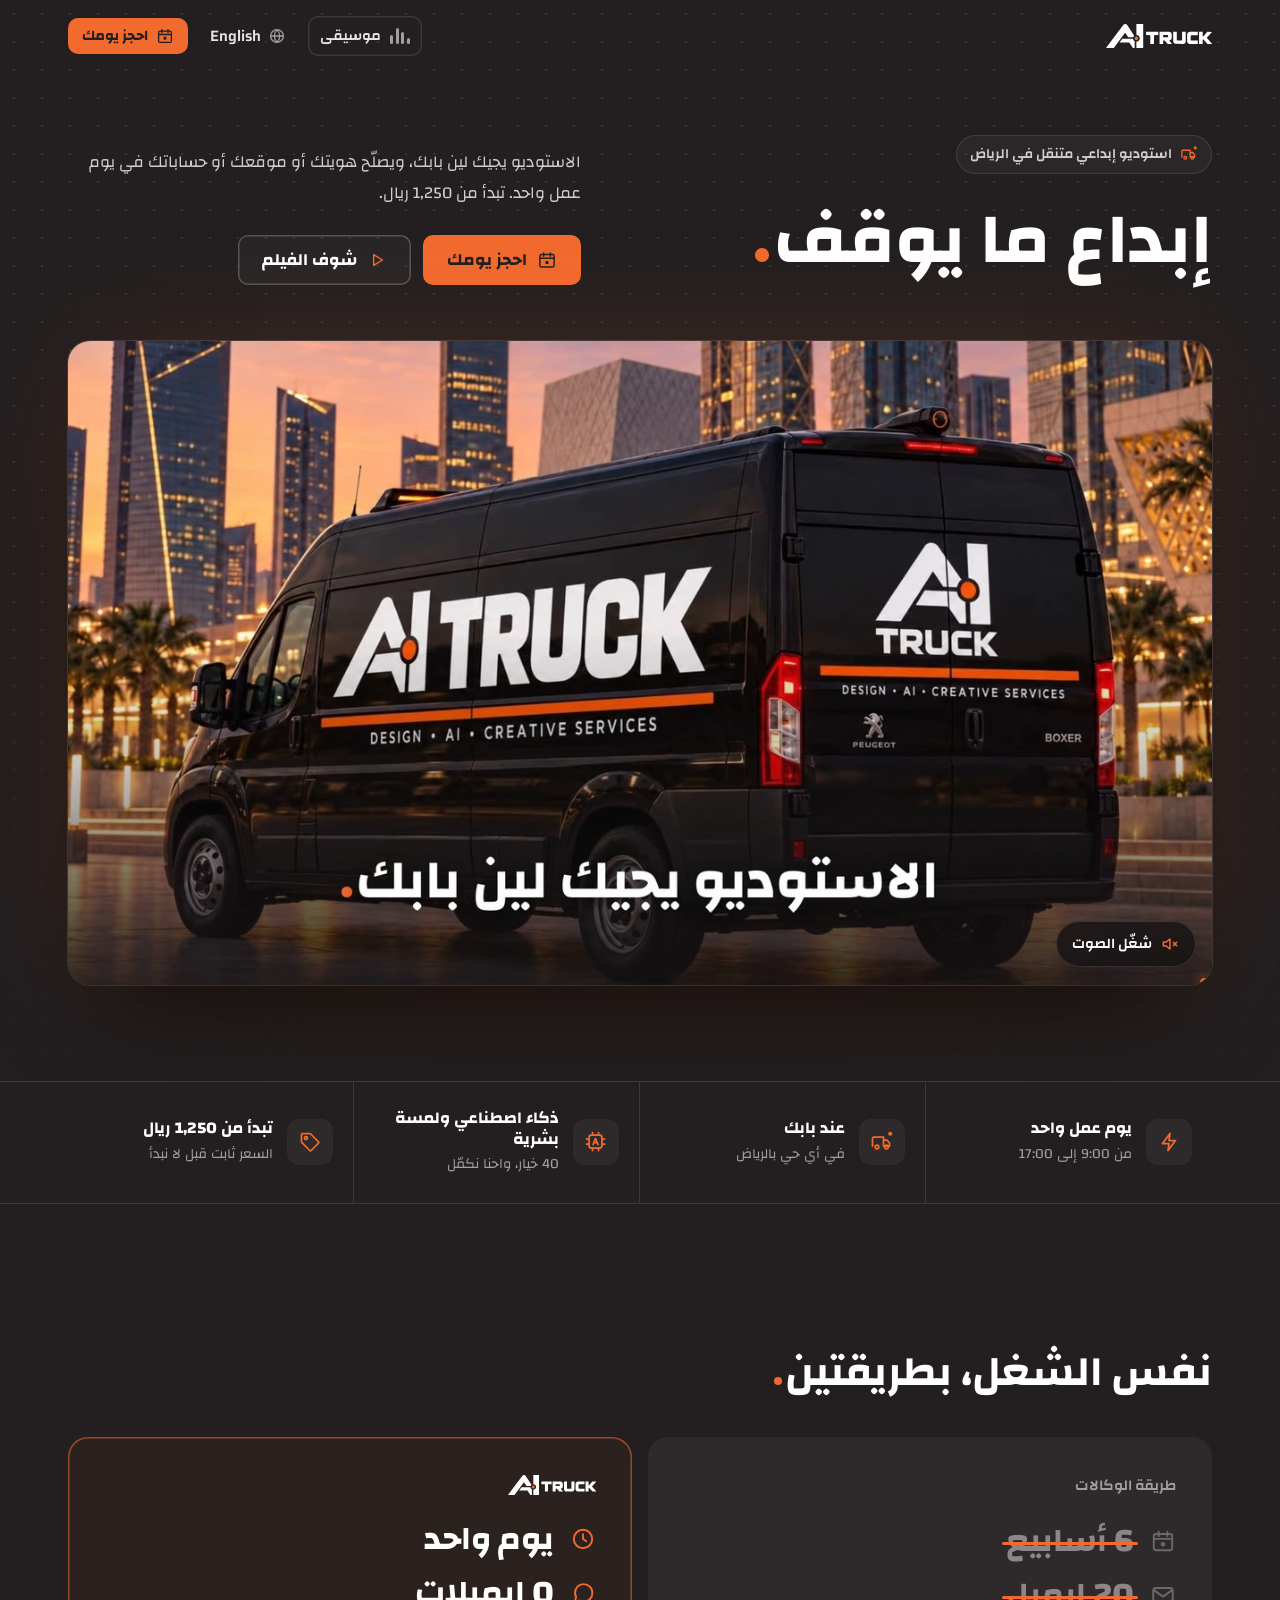
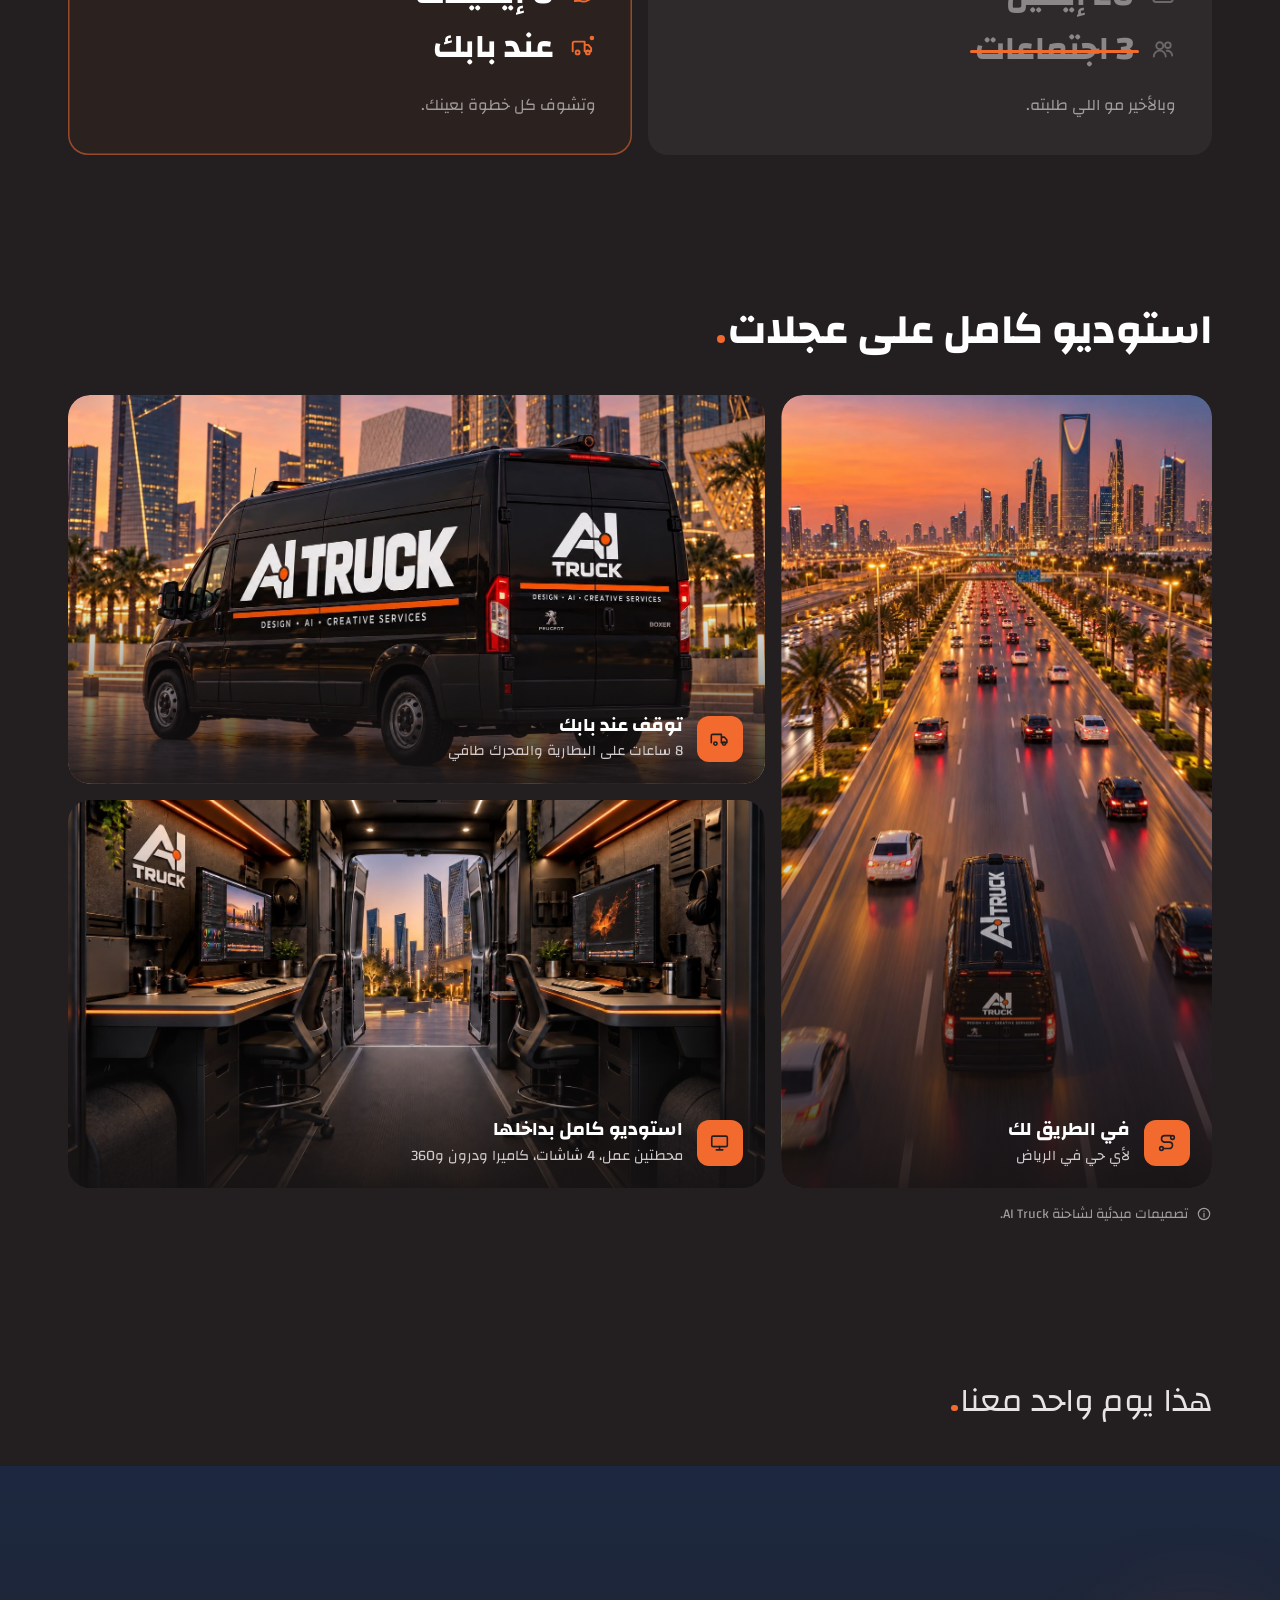
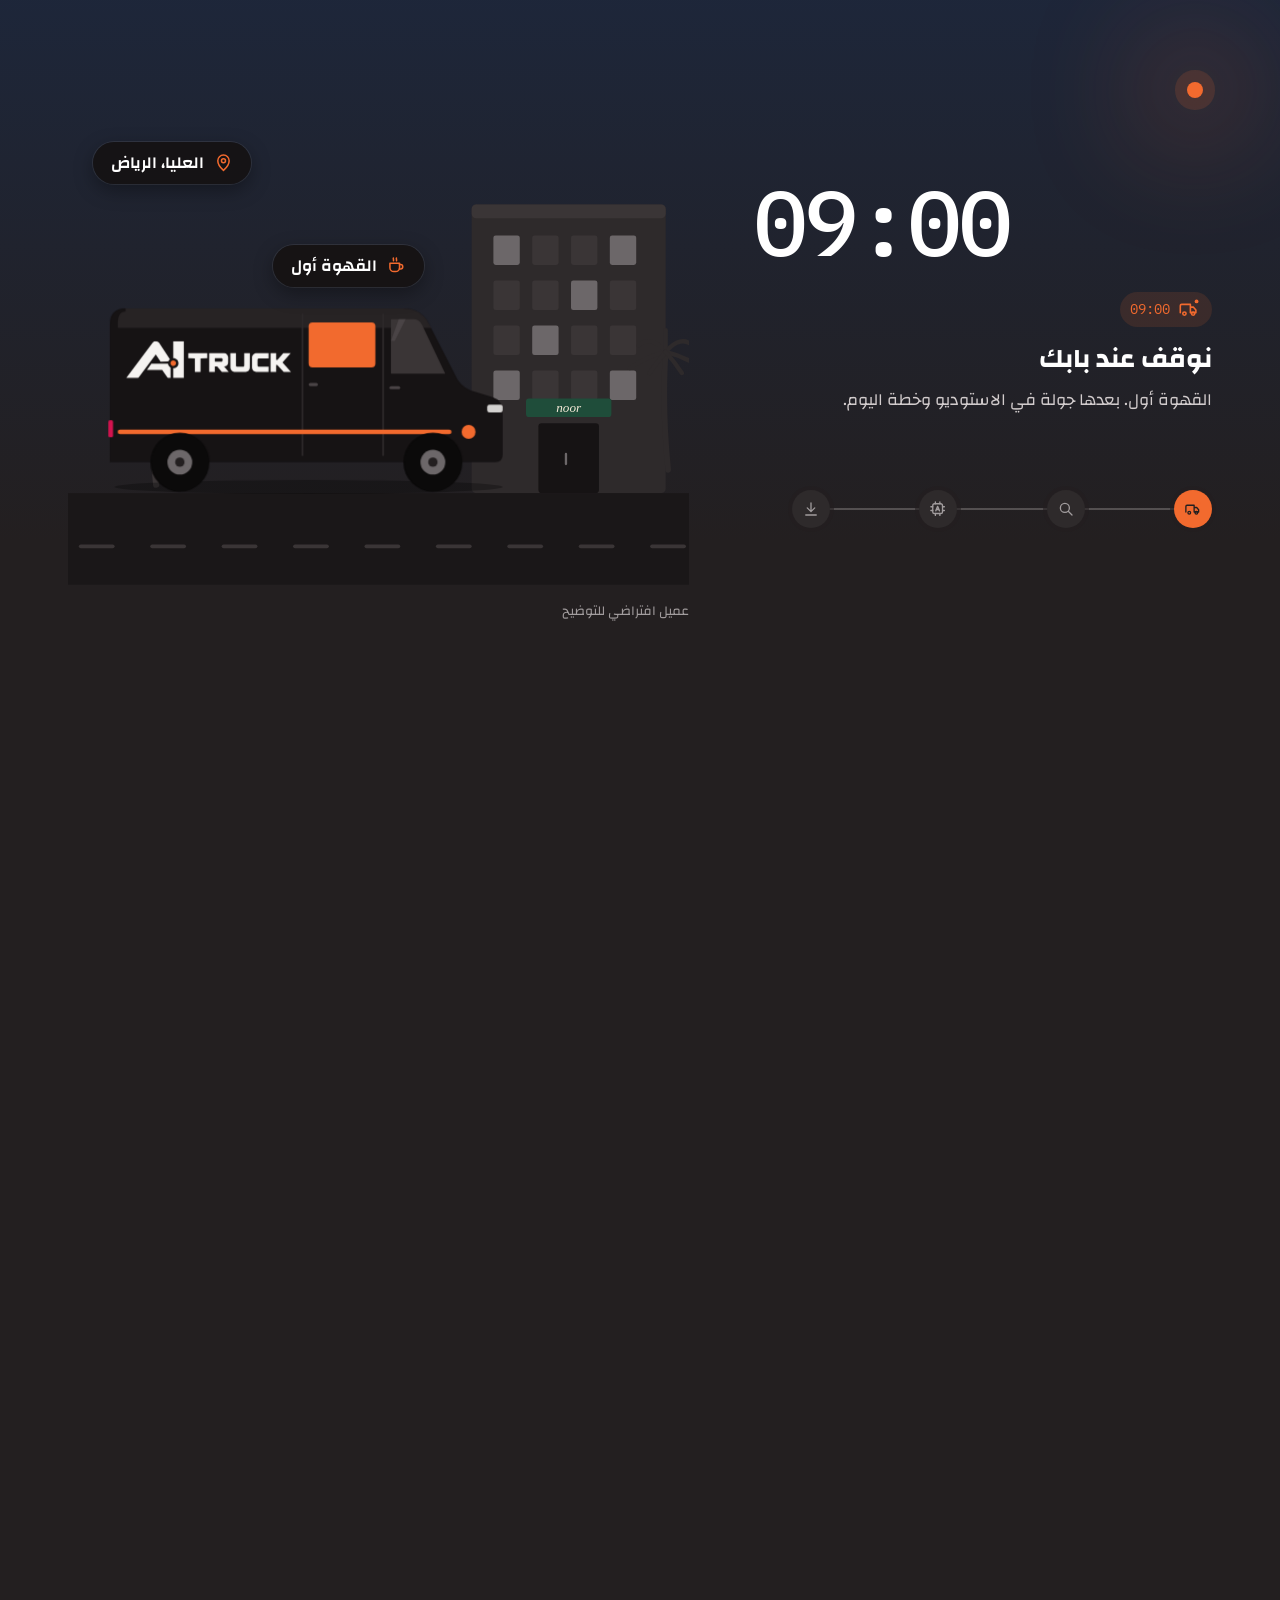
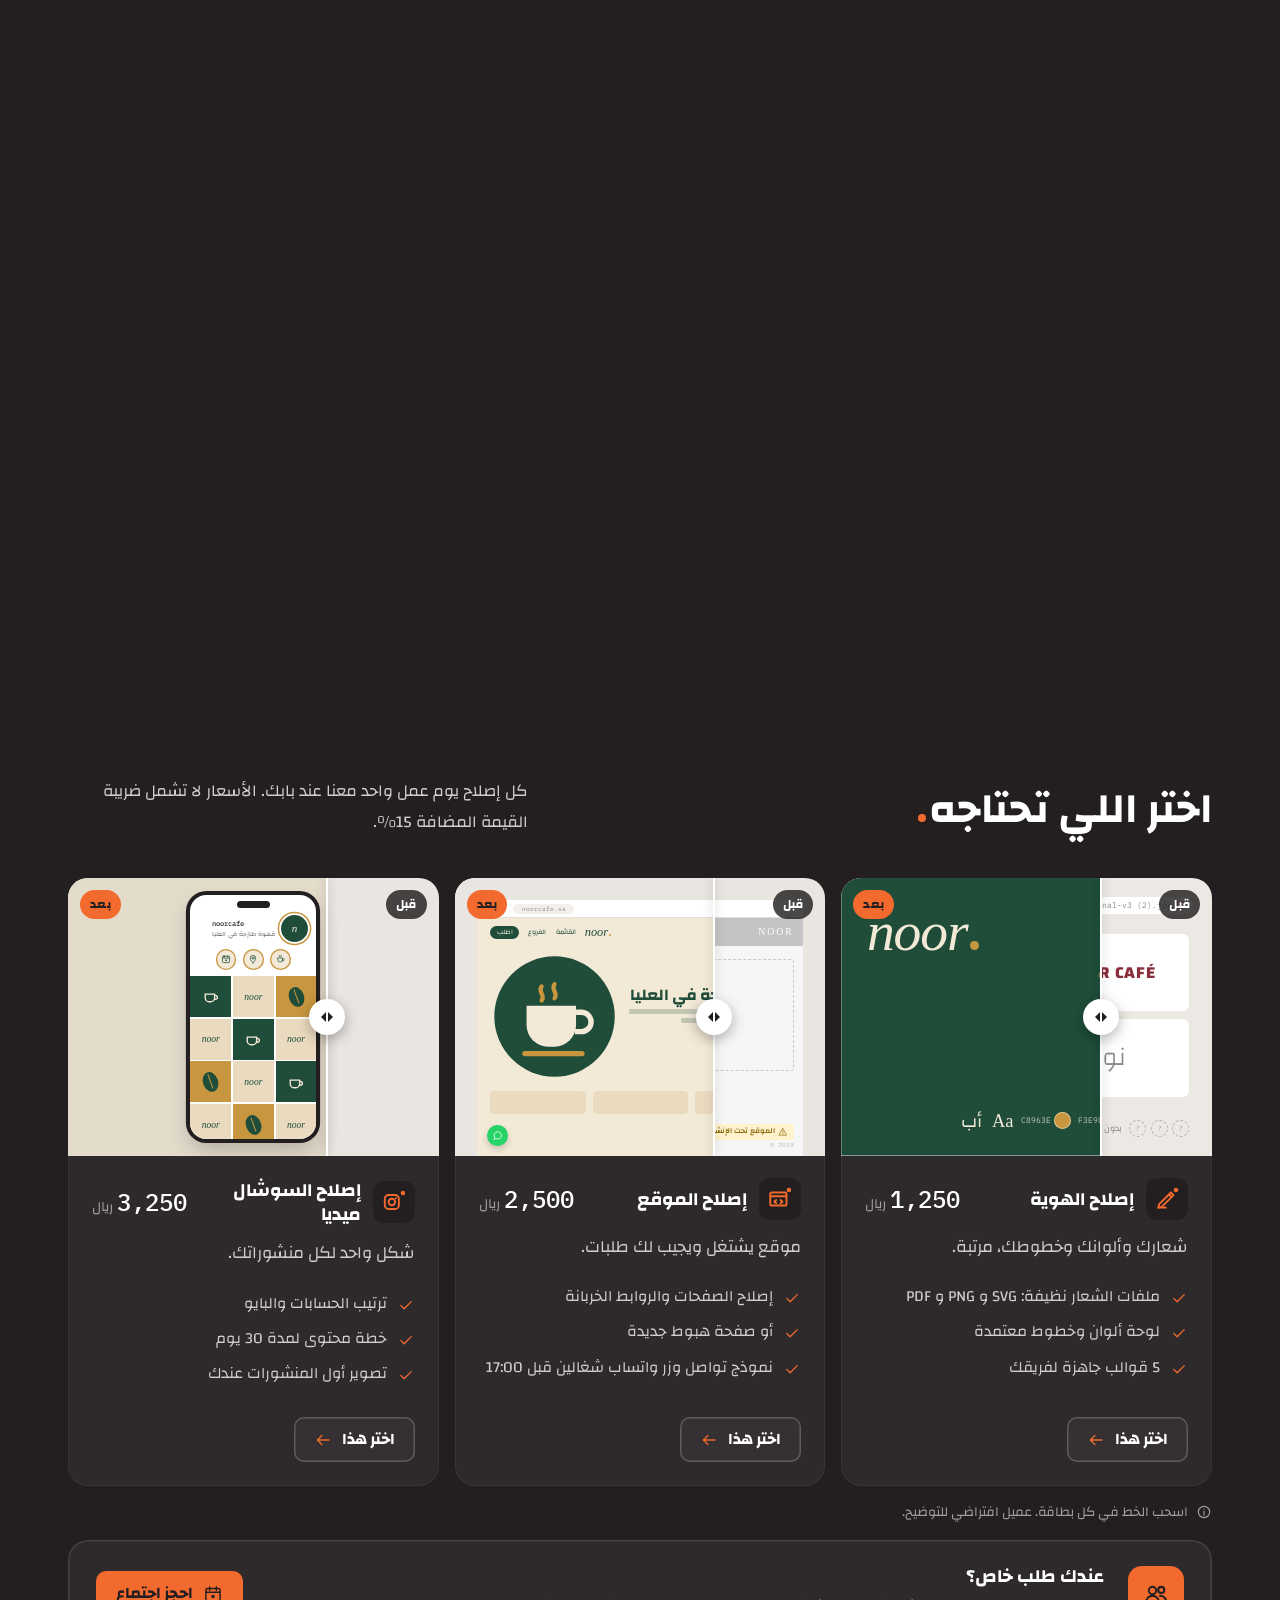
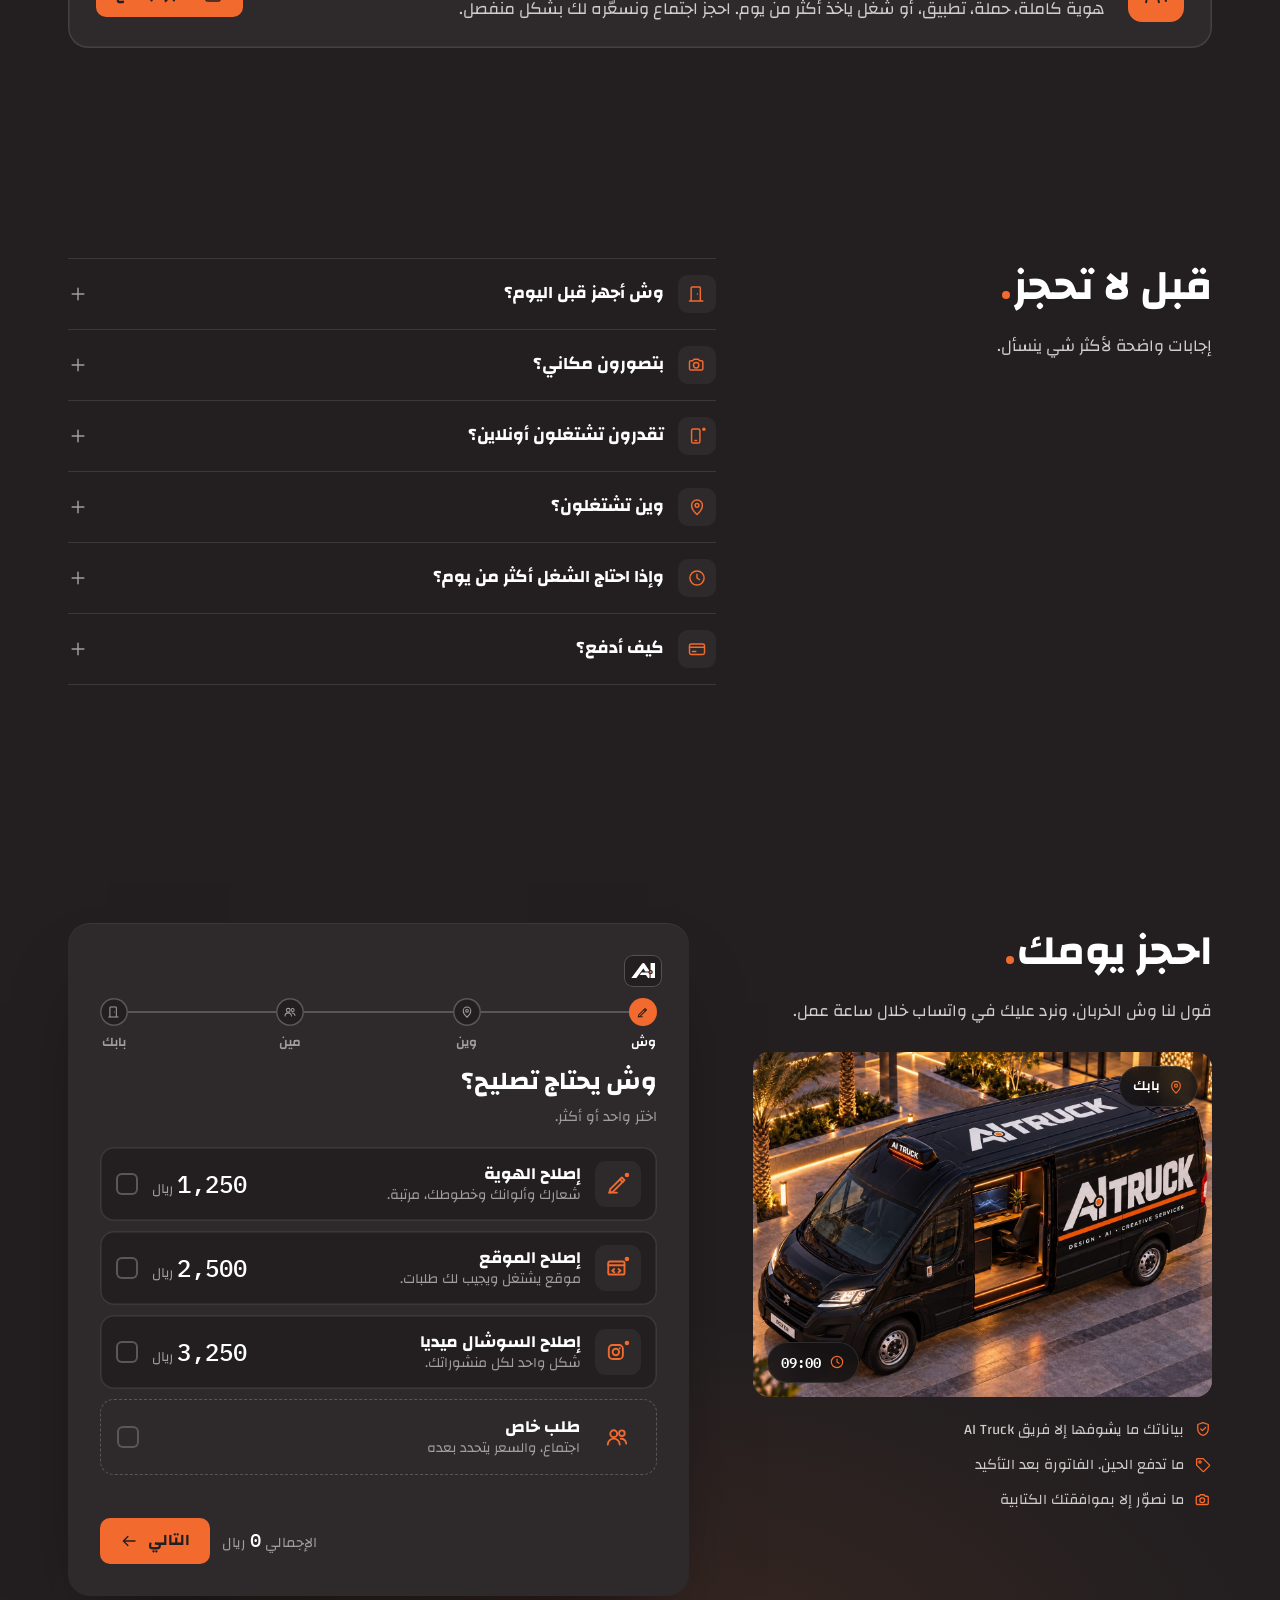
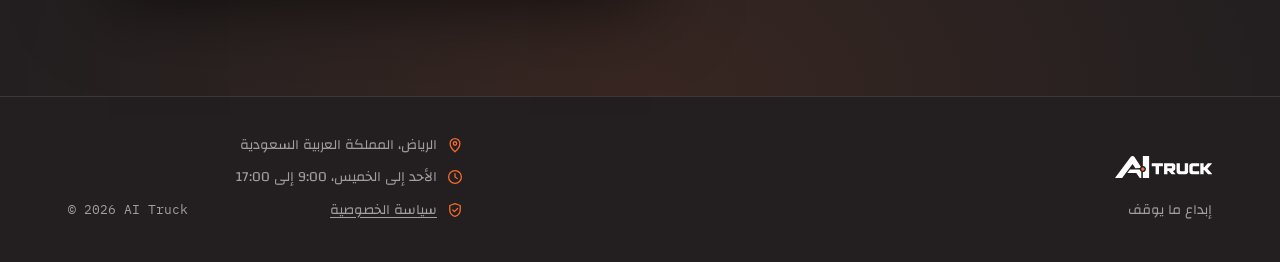
<file: index.html>
<!doctype html>
<html lang="ar" dir="rtl">
<head>
<meta charset="utf-8">
<meta name="viewport" content="width=device-width, initial-scale=1, viewport-fit=cover">
<title>AI Truck · إبداع ما يوقف</title>
<meta name="description" content="استوديو إبداعي متنقل بالذكاء الاصطناعي في الرياض. إصلاح الهوية 1,250 ريال، إصلاح الموقع 2,500 ريال، إصلاح السوشال ميديا 3,250 ريال، في يوم عمل واحد عند بابك.">
<meta name="theme-color" content="#231F20">
<link rel="canonical" href="https://www.aitruck.me/">
<link rel="alternate" hreflang="ar" href="https://www.aitruck.me/"><link rel="alternate" hreflang="en" href="https://www.aitruck.me/en.html"><link rel="alternate" hreflang="x-default" href="https://www.aitruck.me/">
<meta property="og:type" content="website"><meta property="og:title" content="AI Truck · إبداع ما يوقف"><meta property="og:description" content="استوديو إبداعي متنقل بالذكاء الاصطناعي في الرياض. إصلاح الهوية 1,250 ريال، إصلاح الموقع 2,500 ريال، إصلاح السوشال ميديا 3,250 ريال، في يوم عمل واحد عند بابك.">
<meta property="og:url" content="https://www.aitruck.me/"><meta property="og:site_name" content="AI Truck"><meta property="og:image" content="https://www.aitruck.me/assets/og.jpg"><meta property="og:image:width" content="1200"><meta property="og:image:height" content="630"><meta property="og:locale" content="ar_SA"><meta name="twitter:card" content="summary_large_image"><meta name="twitter:image" content="https://www.aitruck.me/assets/og.jpg">
<link rel="icon" href="favicon.svg" type="image/svg+xml">
<link rel="preconnect" href="https://fonts.googleapis.com"><link rel="preconnect" href="https://fonts.gstatic.com" crossorigin>
<link href="https://fonts.googleapis.com/css2?family=Saira:wght@300;400;500;600;700;800&family=Changa:wght@300;400;500;600;700&family=IBM+Plex+Mono:wght@400;500&display=swap" rel="stylesheet">
<link rel="preload" as="image" href="assets/film/poster-ar.jpg">
<link rel="stylesheet" href="assets/site.css?v=2">
<script type="application/ld+json">{"@context": "https://schema.org", "@type": "ProfessionalService", "name": "AI Truck", "url": "https://www.aitruck.me/", "image": "https://www.aitruck.me/assets/og.jpg", "slogan": "إبداع ما يوقف", "areaServed": "Riyadh", "address": {"@type": "PostalAddress", "addressLocality": "Riyadh", "addressCountry": "SA"}, "makesOffer": [{"@type": "Offer", "name": "إصلاح الهوية", "price": "1250", "priceCurrency": "SAR"}, {"@type": "Offer", "name": "إصلاح الموقع", "price": "2500", "priceCurrency": "SAR"}, {"@type": "Offer", "name": "إصلاح السوشال ميديا", "price": "3250", "priceCurrency": "SAR"}]}</script>
</head>
<body>
<svg width="0" height="0" style="position:absolute" aria-hidden="true" focusable="false"><defs><path id="h-A" d="M122.5 89.63L108.09 68.41L55.12 139.75L18.88 139.69L99.37 32.11C102.14 29.33 105.03 27.86 108.8 28.06C111.75 28.21 115.77 29.87 117.88 33.05L150.36 82.12C148.32 84.54 146.84 86.58 145.42 89.45L122.5 89.63"/><path id="h-I" d="M160.65 139.78L160.62 109.65C169.36 109.68 176.03 103.05 176.3 94.96C176.58 86.5 170.16 79.27 160.68 79.36L160.6 28.22L192.39 28.2L192.39 139.79L160.65 139.78"/><path id="h-R" d="M307.51 80.02C306.79 79.63 305.13 79.4 304.11 79.41L285.55 79.45L285.56 89.71L307.12 89.6C309.79 86.86 309.14 80.89 307.51 80.02M327.25 120.63L306.59 120.79L292.44 104.53L285.54 104.33L285.53 120.73L268.66 120.7L268.67 64.45L313.58 64.54C320.3 64.55 324.71 70.25 325.61 76.39L325.48 93.02C325.43 99.61 320.4 104.14 313.27 104.51L327.25 120.63"/><path id="h-U" d="M373.83 64.45L390.86 64.42L390.69 107.95C390.66 114.52 385.09 120.6 378.77 120.59L344.11 120.51C337.58 120.5 332.29 113.65 332.27 107.26L332.18 64.51L349.04 64.38L349.09 101.55C349.09 103.6 351.47 105.29 353.12 105.28L371.03 105.17C372.23 105.17 373.79 103.05 373.83 101.73L373.83 64.45"/><path id="h-K" d="M488.81 92.37L514.23 120.68L492.36 120.71L473.6 100.13C472.79 99.83 470.76 99.67 469.81 99.68L469.78 120.72L452.95 120.75L452.97 64.55L469.8 64.41L469.8 84.76C471.22 85.18 473.41 84.76 474.29 83.74L491.04 64.38L513.45 64.65L488.81 92.37"/><path id="h-C" d="M418.52 105.26L447.15 105.21L447.04 120.74L409.72 120.62C403.08 120.6 397.22 114.52 397.22 107.96L397.22 77.77C397.22 70.19 403.81 64.5 411.14 64.49L447.02 64.42L447.06 79.75L418.17 79.75C415.6 79.75 413.94 81.41 413.94 83.97L413.93 100.99C413.93 103.64 415.61 105.26 418.52 105.26"/><path id="h-T" d="M242.58 120.68L225.57 120.74L225.52 79.82L205.78 79.7L205.84 64.5L262.76 64.44L262.85 79.6L242.71 79.95L242.58 120.68"/><path id="h-bar" d="M152.64 139.61L144.62 139.66L127.29 114.39L81.63 114.33L94.94 96.1L144.93 96.13C145.58 101.2 148.27 105.08 152.61 107.74L152.64 139.61"/><path id="h-dot" d="M159.2 86.42C164.08 85.4 168.18 88.75 168.98 92.9C169.87 97.51 166.98 101.79 162.09 102.71C158.26 103.43 153.67 100.77 152.6 96.63C151.51 92.36 154.07 87.49 159.2 86.42"/><path id="s-R" d="M237.02 161.82C236.62 161.6 235.68 161.48 235.11 161.48L224.67 161.5L224.67 167.27L236.8 167.22C238.31 165.67 237.94 162.32 237.02 161.82M248.13 184.67L236.51 184.76L228.55 175.61L224.67 175.5L224.66 184.73L215.17 184.71L215.17 153.07L240.44 153.12C244.22 153.13 246.7 156.33 247.2 159.79L247.13 169.14C247.1 172.84 244.27 175.39 240.26 175.6L248.13 184.67"/><path id="s-U" d="M274.33 153.07L283.91 153.05L283.81 177.53C283.8 181.23 280.66 184.65 277.11 184.65L257.61 184.6C253.94 184.59 250.96 180.75 250.95 177.15L250.9 153.1L260.38 153.03L260.41 173.94C260.41 175.09 261.75 176.04 262.68 176.04L272.75 175.98C273.43 175.97 274.31 174.78 274.33 174.04L274.33 153.07"/><path id="s-K" d="M339.01 168.77L353.31 184.7L341 184.71L330.45 173.14C330 172.97 328.85 172.88 328.32 172.89L328.3 184.72L318.83 184.73L318.85 153.12L328.31 153.04L328.32 164.49C329.11 164.73 330.35 164.49 330.84 163.92L340.26 153.03L352.87 153.18L339.01 168.77"/><path id="s-C" d="M299.47 176.02L315.57 176L315.51 184.73L294.52 184.66C290.79 184.65 287.49 181.23 287.49 177.54L287.49 160.56C287.49 156.29 291.19 153.1 295.32 153.09L315.5 153.05L315.52 161.67L299.27 161.68C297.83 161.68 296.9 162.61 296.89 164.05L296.89 173.62C296.89 175.11 297.83 176.03 299.47 176.02"/><path id="s-T" d="M200.5 184.7L190.93 184.73L190.9 161.71L179.8 161.65L179.83 153.09L211.85 153.06L211.9 161.59L200.57 161.78L200.5 184.7"/><path id="s-A" d="M283.42 89.63L269.01 68.41L216.05 139.75L179.8 139.69L260.29 32.11C263.07 29.33 265.95 27.86 269.72 28.06C272.67 28.21 276.7 29.87 278.8 33.05L311.28 82.12C309.25 84.54 307.76 86.58 306.34 89.45L283.42 89.63"/><path id="s-I" d="M321.57 139.78L321.55 109.65C330.28 109.68 336.96 103.05 337.22 94.96C337.5 86.5 331.08 79.27 321.6 79.36L321.52 28.22L353.31 28.2L353.31 139.79L321.57 139.78"/><path id="s-bar" d="M313.56 139.61L305.54 139.66L288.21 114.39L242.56 114.33L255.86 96.1L305.85 96.13C306.5 101.2 309.19 105.08 313.53 107.74L313.56 139.61"/><path id="s-dot" d="M320.13 86.42C325 85.4 329.1 88.75 329.9 92.9C330.8 97.51 327.9 101.79 323.01 102.71C319.18 103.43 314.6 100.77 313.53 96.63C312.43 92.36 315 87.49 320.13 86.42"/><symbol id="lgh" viewBox="18.88 27.86 495.35 111.93"><g style="fill:var(--lk,currentColor)"><use href="#h-A"/><use href="#h-I"/><use href="#h-bar"/><use href="#h-T"/><use href="#h-R"/><use href="#h-U"/><use href="#h-C"/><use href="#h-K"/></g><use href="#h-dot" style="fill:var(--ld,#F26A2E)"/></symbol><symbol id="lgs" viewBox="179.8 27.86 173.51 156.9"><g style="fill:var(--lk,currentColor)"><use href="#s-A"/><use href="#s-I"/><use href="#s-bar"/><use href="#s-T"/><use href="#s-R"/><use href="#s-U"/><use href="#s-C"/><use href="#s-K"/></g><use href="#s-dot" style="fill:var(--ld,#F26A2E)"/></symbol><symbol id="mk" viewBox="18.88 27.86 173.51 111.93"><g style="fill:var(--lk,currentColor)"><use href="#h-A"/><use href="#h-I"/><use href="#h-bar"/></g><use href="#h-dot" style="fill:var(--ld,#F26A2E)"/></symbol><symbol id="i-brandfix" viewBox="0 0 24 24"><g fill="none" stroke="currentColor" stroke-width="1.75" stroke-linecap="round" stroke-linejoin="round"><path d="M4 20l3.2-.8L18 8.4 15.6 6 4.8 16.8z"/><path d="M13.8 7.8l2.4 2.4M4 20h7"/><circle cx="20.25" cy="3.75" r="2.1" fill="#F26A2E" stroke="none"/></g></symbol><symbol id="i-socialfix" viewBox="0 0 24 24"><g fill="none" stroke="currentColor" stroke-width="1.75" stroke-linecap="round" stroke-linejoin="round"><rect x="3.5" y="5.5" width="13" height="13" rx="3.5"/><circle cx="10" cy="12" r="3"/><path d="M13.6 8.4v.1"/><circle cx="20.25" cy="3.75" r="2.1" fill="#F26A2E" stroke="none"/></g></symbol><symbol id="i-webfix" viewBox="0 0 24 24"><g fill="none" stroke="currentColor" stroke-width="1.75" stroke-linecap="round" stroke-linejoin="round"><rect x="3" y="6" width="15" height="12" rx="1.5"/><path d="M3 9.5h15M8.5 13l-1.8 1.5L8.5 16M12.5 13l1.8 1.5-1.8 1.5"/><circle cx="20.25" cy="3.75" r="2.1" fill="#F26A2E" stroke="none"/></g></symbol><symbol id="i-onsite" viewBox="0 0 24 24"><g fill="none" stroke="currentColor" stroke-width="1.75" stroke-linecap="round" stroke-linejoin="round"><path d="M2.5 16V8.5a1.5 1.5 0 0 1 1.5-1.5h9.5v9M13.5 10h3.4l2.6 3v3h-6"/><circle cx="7" cy="17" r="1.8"/><circle cx="16.5" cy="17" r="1.8"/><circle cx="20.25" cy="3.75" r="2.1" fill="#F26A2E" stroke="none"/></g></symbol><symbol id="i-online" viewBox="0 0 24 24"><g fill="none" stroke="currentColor" stroke-width="1.75" stroke-linecap="round" stroke-linejoin="round"><rect x="5.5" y="3.5" width="10" height="17" rx="2"/><path d="M9.5 17.5h2"/><circle cx="20.25" cy="3.75" r="2.1" fill="#F26A2E" stroke="none"/></g></symbol><symbol id="i-live" viewBox="0 0 24 24"><g fill="none" stroke="currentColor" stroke-width="1.75" stroke-linecap="round" stroke-linejoin="round"><circle cx="11" cy="12.5" r="2"/><path d="M6.8 8.3a6 6 0 0 0 0 8.4M15.2 8.3a6 6 0 0 1 0 8.4M4 5.5a10 10 0 0 0 0 14M18 5.5a10 10 0 0 1 0 14"/><circle cx="20.25" cy="3.75" r="2.1" fill="#F26A2E" stroke="none"/></g></symbol><symbol id="i-sponsor" viewBox="0 0 24 24"><g fill="none" stroke="currentColor" stroke-width="1.75" stroke-linecap="round" stroke-linejoin="round"><path d="M4 13.5l3.5-3.5 3 1.5 3-3 4 4"/><path d="M4 13.5l4.5 4.5a1.5 1.5 0 0 0 2.1 0l6.9-6.5"/><path d="M2.5 12l3-3M19 12l-2.5-2.5"/><circle cx="20.25" cy="3.75" r="2.1" fill="#F26A2E" stroke="none"/></g></symbol><symbol id="i-ads" viewBox="0 0 24 24"><g fill="none" stroke="currentColor" stroke-width="1.75" stroke-linecap="round" stroke-linejoin="round"><path d="M4 10v4h3l6 4V6L7 10z"/><path d="M16.5 9.5a3.5 3.5 0 0 1 0 5"/><circle cx="20.25" cy="3.75" r="2.1" fill="#F26A2E" stroke="none"/></g></symbol><symbol id="i-camera" viewBox="0 0 24 24"><g fill="none" stroke="currentColor" stroke-width="1.75" stroke-linecap="round" stroke-linejoin="round"><path d="M3 8.5A1.5 1.5 0 0 1 4.5 7h2.3L8.5 5h5l1.7 2h2.3A1.5 1.5 0 0 1 19 8.5v8a1.5 1.5 0 0 1-1.5 1.5h-13A1.5 1.5 0 0 1 3 16.5z"/><circle cx="11" cy="12.3" r="3.2"/></g></symbol><symbol id="i-drone" viewBox="0 0 24 24"><g fill="none" stroke="currentColor" stroke-width="1.75" stroke-linecap="round" stroke-linejoin="round"><rect x="9" y="10" width="5" height="4" rx="1"/><path d="M9 11L6 8M14 11l3-3M9 13l-3 3M14 13l3 3"/><path d="M3 7.5h5M15 7.5h5M3 16.5h5M15 16.5h5"/></g></symbol><symbol id="i-cam360" viewBox="0 0 24 24"><g fill="none" stroke="currentColor" stroke-width="1.75" stroke-linecap="round" stroke-linejoin="round"><rect x="8" y="3" width="7" height="14" rx="3.5"/><circle cx="11.5" cy="8" r="1.8"/><path d="M11.5 17v4M8.5 21h6"/></g></symbol><symbol id="i-lens" viewBox="0 0 24 24"><g fill="none" stroke="currentColor" stroke-width="1.75" stroke-linecap="round" stroke-linejoin="round"><circle cx="12" cy="12" r="8.5"/><circle cx="12" cy="12" r="4.5"/><path d="M12 3.5v4M20.5 12h-4M12 20.5v-4M3.5 12h4"/></g></symbol><symbol id="i-dashcam" viewBox="0 0 24 24"><g fill="none" stroke="currentColor" stroke-width="1.75" stroke-linecap="round" stroke-linejoin="round"><path d="M4 6.5h16"/><rect x="6" y="9" width="12" height="8" rx="2"/><circle cx="12" cy="13" r="2.2"/><path d="M12 6.5V9"/></g></symbol><symbol id="i-speaker" viewBox="0 0 24 24"><g fill="none" stroke="currentColor" stroke-width="1.75" stroke-linecap="round" stroke-linejoin="round"><rect x="2.5" y="9" width="19" height="6" rx="3"/><circle cx="7" cy="12" r="1"/><circle cx="12" cy="12" r="1"/><circle cx="17" cy="12" r="1"/></g></symbol><symbol id="i-storage" viewBox="0 0 24 24"><g fill="none" stroke="currentColor" stroke-width="1.75" stroke-linecap="round" stroke-linejoin="round"><rect x="5" y="3.5" width="14" height="17" rx="2"/><circle cx="12" cy="11" r="3.5"/><path d="M12 11h.01M8 17.5h3"/></g></symbol><symbol id="i-keyboard" viewBox="0 0 24 24"><g fill="none" stroke="currentColor" stroke-width="1.75" stroke-linecap="round" stroke-linejoin="round"><rect x="2.5" y="7" width="19" height="10" rx="2"/><path d="M6 10.5h.01M9 10.5h.01M12 10.5h.01M15 10.5h.01M18 10.5h.01M7.5 14h9"/></g></symbol><symbol id="i-sofa" viewBox="0 0 24 24"><g fill="none" stroke="currentColor" stroke-width="1.75" stroke-linecap="round" stroke-linejoin="round"><path d="M5 11V8.5A2.5 2.5 0 0 1 7.5 6h9A2.5 2.5 0 0 1 19 8.5V11"/><path d="M3 12.5a1.5 1.5 0 0 1 3 0V14h12v-1.5a1.5 1.5 0 0 1 3 0V17H3zM5 17v2M19 17v2"/></g></symbol><symbol id="i-action" viewBox="0 0 24 24"><g fill="none" stroke="currentColor" stroke-width="1.75" stroke-linecap="round" stroke-linejoin="round"><rect x="3.5" y="7" width="16" height="11" rx="2"/><circle cx="14" cy="12.5" r="3"/><path d="M6.5 10h2"/></g></symbol><symbol id="i-gimbal" viewBox="0 0 24 24"><g fill="none" stroke="currentColor" stroke-width="1.75" stroke-linecap="round" stroke-linejoin="round"><rect x="6.5" y="3.5" width="10" height="6" rx="1.5"/><path d="M11.5 9.5v3.5l3 2M11.5 13v8M9 21h5"/></g></symbol><symbol id="i-screen" viewBox="0 0 24 24"><g fill="none" stroke="currentColor" stroke-width="1.75" stroke-linecap="round" stroke-linejoin="round"><rect x="3" y="4.5" width="17" height="11.5" rx="1.5"/><path d="M11.5 16v3.5M8 19.5h7"/></g></symbol><symbol id="i-headset" viewBox="0 0 24 24"><g fill="none" stroke="currentColor" stroke-width="1.75" stroke-linecap="round" stroke-linejoin="round"><path d="M4.5 15v-3a7 7 0 0 1 14 0v3"/><rect x="3.5" y="14" width="4" height="6" rx="1.5"/><rect x="15.5" y="14" width="4" height="6" rx="1.5"/></g></symbol><symbol id="i-battery" viewBox="0 0 24 24"><g fill="none" stroke="currentColor" stroke-width="1.75" stroke-linecap="round" stroke-linejoin="round"><rect x="3" y="7" width="15.5" height="10" rx="2"/><path d="M20.5 10.5v3M9.5 9l-2 3.5h4l-2 3"/></g></symbol><symbol id="i-wifi" viewBox="0 0 24 24"><g fill="none" stroke="currentColor" stroke-width="1.75" stroke-linecap="round" stroke-linejoin="round"><path d="M3.5 9.5a11 11 0 0 1 16 0M6.3 12.5a7 7 0 0 1 10.4 0M9 15.5a3.3 3.3 0 0 1 5 0"/><circle cx="11.5" cy="18.5" r=".6" fill="currentColor"/></g></symbol><symbol id="i-ai" viewBox="0 0 24 24"><g fill="none" stroke="currentColor" stroke-width="1.75" stroke-linecap="round" stroke-linejoin="round"><rect x="5" y="5" width="13" height="13" rx="2.5"/><path d="M9 14.5l2.5-6 2.5 6M9.8 12.7h3.4"/><path d="M8.5 2.5V5M14.5 2.5V5M8.5 18v2.5M14.5 18v2.5M2.5 9H5M2.5 14H5M18 9h2.5M18 14h2.5"/></g></symbol><symbol id="i-arrow" viewBox="0 0 24 24"><g fill="none" stroke="currentColor" stroke-width="1.75" stroke-linecap="round" stroke-linejoin="round"><path d="M4 12h15.5M13.5 6l6 6-6 6"/></g></symbol><symbol id="i-external" viewBox="0 0 24 24"><g fill="none" stroke="currentColor" stroke-width="1.75" stroke-linecap="round" stroke-linejoin="round"><path d="M13.5 4.5h6v6M19.5 4.5L11 13M18 14v4.5a1.5 1.5 0 0 1-1.5 1.5h-11A1.5 1.5 0 0 1 4 18.5v-11A1.5 1.5 0 0 1 5.5 6H10"/></g></symbol><symbol id="i-add" viewBox="0 0 24 24"><g fill="none" stroke="currentColor" stroke-width="1.75" stroke-linecap="round" stroke-linejoin="round"><path d="M12 5v14M5 12h14"/></g></symbol><symbol id="i-close" viewBox="0 0 24 24"><g fill="none" stroke="currentColor" stroke-width="1.75" stroke-linecap="round" stroke-linejoin="round"><path d="M6.5 6.5l11 11M17.5 6.5l-11 11"/></g></symbol><symbol id="i-menu" viewBox="0 0 24 24"><g fill="none" stroke="currentColor" stroke-width="1.75" stroke-linecap="round" stroke-linejoin="round"><path d="M4 7h16M4 12h16M4 17h16"/></g></symbol><symbol id="i-done" viewBox="0 0 24 24"><g fill="none" stroke="currentColor" stroke-width="1.75" stroke-linecap="round" stroke-linejoin="round"><path d="M5 12.5l4.5 4.5L19 7.5"/></g></symbol><symbol id="i-calendar" viewBox="0 0 24 24"><g fill="none" stroke="currentColor" stroke-width="1.75" stroke-linecap="round" stroke-linejoin="round"><rect x="3.5" y="5.5" width="17" height="15" rx="2"/><path d="M3.5 10h17M8 3.5v4M16 3.5v4"/><circle cx="12" cy="15" r="1.3"/></g></symbol><symbol id="i-clock" viewBox="0 0 24 24"><g fill="none" stroke="currentColor" stroke-width="1.75" stroke-linecap="round" stroke-linejoin="round"><circle cx="12" cy="12" r="8.5"/><path d="M12 7.5V12l3 2"/></g></symbol><symbol id="i-location" viewBox="0 0 24 24"><g fill="none" stroke="currentColor" stroke-width="1.75" stroke-linecap="round" stroke-linejoin="round"><path d="M12 21s-6.5-5.5-6.5-11a6.5 6.5 0 0 1 13 0c0 5.5-6.5 11-6.5 11z"/><circle cx="12" cy="10" r="2.3"/></g></symbol><symbol id="i-call" viewBox="0 0 24 24"><g fill="none" stroke="currentColor" stroke-width="1.75" stroke-linecap="round" stroke-linejoin="round"><path d="M7 3.5h2.6a1 1 0 0 1 .95.68l1.1 3.3a1 1 0 0 1-.3 1.07L9.6 10a11.5 11.5 0 0 0 4.4 4.4l1.45-1.75a1 1 0 0 1 1.07-.3l3.3 1.1a1 1 0 0 1 .68.95V17a3 3 0 0 1-3 3A15 15 0 0 1 4 6.5a3 3 0 0 1 3-3z"/></g></symbol><symbol id="i-chat" viewBox="0 0 24 24"><g fill="none" stroke="currentColor" stroke-width="1.75" stroke-linecap="round" stroke-linejoin="round"><path d="M4.5 19.5l1.2-3.6A8 8 0 1 1 9 19z"/></g></symbol><symbol id="i-email" viewBox="0 0 24 24"><g fill="none" stroke="currentColor" stroke-width="1.75" stroke-linecap="round" stroke-linejoin="round"><rect x="3" y="5.5" width="18" height="13" rx="2.5"/><path d="M3.5 7.5l8.5 6 8.5-6"/></g></symbol><symbol id="i-download" viewBox="0 0 24 24"><g fill="none" stroke="currentColor" stroke-width="1.75" stroke-linecap="round" stroke-linejoin="round"><path d="M12 4v11M7 10.5l5 5 5-5M5 20h14"/></g></symbol><symbol id="i-info" viewBox="0 0 24 24"><g fill="none" stroke="currentColor" stroke-width="1.75" stroke-linecap="round" stroke-linejoin="round"><circle cx="12" cy="12" r="8.5"/><path d="M12 11v5.5M12 7.8v.2"/></g></symbol><symbol id="i-warn" viewBox="0 0 24 24"><g fill="none" stroke="currentColor" stroke-width="1.75" stroke-linecap="round" stroke-linejoin="round"><path d="M12 4l9 16H3z"/><path d="M12 10v4.5M12 17.2v.2"/></g></symbol><symbol id="i-share" viewBox="0 0 24 24"><g fill="none" stroke="currentColor" stroke-width="1.75" stroke-linecap="round" stroke-linejoin="round"><circle cx="6" cy="12" r="2.5"/><circle cx="17.5" cy="6" r="2.5"/><circle cx="17.5" cy="18" r="2.5"/><path d="M8.2 10.8l7-3.6M8.2 13.2l7 3.6"/></g></symbol></defs></svg><svg width="0" height="0" style="position:absolute" aria-hidden="true" focusable="false"><defs><symbol id="i-play" viewBox="0 0 24 24"><g fill="none" stroke="currentColor" stroke-width="1.75" stroke-linecap="round" stroke-linejoin="round"><path d="M8 5.5v13l10.5-6.5z"/></g></symbol><symbol id="i-sound" viewBox="0 0 24 24"><g fill="none" stroke="currentColor" stroke-width="1.75" stroke-linecap="round" stroke-linejoin="round"><path d="M4 9.5v5h3.5L12 18V6L7.5 9.5z"/><path d="M15.5 9a4 4 0 0 1 0 6M18 6.5a7.5 7.5 0 0 1 0 11"/></g></symbol><symbol id="i-mute" viewBox="0 0 24 24"><g fill="none" stroke="currentColor" stroke-width="1.75" stroke-linecap="round" stroke-linejoin="round"><path d="M4 9.5v5h3.5L12 18V6L7.5 9.5z"/><path d="M16 10l4 4M20 10l-4 4"/></g></symbol><symbol id="i-globe" viewBox="0 0 24 24"><g fill="none" stroke="currentColor" stroke-width="1.75" stroke-linecap="round" stroke-linejoin="round"><circle cx="12" cy="12" r="8.5"/><path d="M3.5 12h17M12 3.5c2.5 2.6 3.6 5.4 3.6 8.5s-1.1 5.9-3.6 8.5c-2.5-2.6-3.6-5.4-3.6-8.5S9.5 6.1 12 3.5z"/></g></symbol><symbol id="i-search" viewBox="0 0 24 24"><g fill="none" stroke="currentColor" stroke-width="1.75" stroke-linecap="round" stroke-linejoin="round"><circle cx="10.5" cy="10.5" r="6"/><path d="M15 15l5 5"/></g></symbol><symbol id="i-file" viewBox="0 0 24 24"><g fill="none" stroke="currentColor" stroke-width="1.75" stroke-linecap="round" stroke-linejoin="round"><path d="M6 3.5h8l4 4v13H6z"/><path d="M14 3.5v4h4M9 13h6M9 16.5h4"/></g></symbol><symbol id="i-imgx" viewBox="0 0 24 24"><g fill="none" stroke="currentColor" stroke-width="1.75" stroke-linecap="round" stroke-linejoin="round"><rect x="3.5" y="5" width="17" height="14" rx="2"/><path d="M9.5 9.5l5 5M14.5 9.5l-5 5"/></g></symbol><symbol id="i-coffee" viewBox="0 0 24 24"><g fill="none" stroke="currentColor" stroke-width="1.75" stroke-linecap="round" stroke-linejoin="round"><path d="M4.5 9.5h11v5a4.5 4.5 0 0 1-4.5 4.5h-2a4.5 4.5 0 0 1-4.5-4.5z"/><path d="M15.5 11h1.2a2.5 2.5 0 0 1 0 5h-1.4M8.5 3.5c-.8 1 .8 2 0 3M12 3.5c-.8 1 .8 2 0 3"/></g></symbol><symbol id="i-shield" viewBox="0 0 24 24"><g fill="none" stroke="currentColor" stroke-width="1.75" stroke-linecap="round" stroke-linejoin="round"><path d="M12 3.5l7 2.5v5.5c0 4.5-3 7.8-7 9-4-1.2-7-4.5-7-9V6z"/><path d="M9 12l2.2 2.2L15.5 10"/></g></symbol><symbol id="i-card" viewBox="0 0 24 24"><g fill="none" stroke="currentColor" stroke-width="1.75" stroke-linecap="round" stroke-linejoin="round"><rect x="3" y="6" width="18" height="12.5" rx="2"/><path d="M3 10h18M6.5 15h4"/></g></symbol><symbol id="i-users" viewBox="0 0 24 24"><g fill="none" stroke="currentColor" stroke-width="1.75" stroke-linecap="round" stroke-linejoin="round"><circle cx="9" cy="9" r="3.2"/><path d="M3.5 19a5.5 5.5 0 0 1 11 0"/><circle cx="16.5" cy="8.5" r="2.6"/><path d="M15.5 13.6a4.6 4.6 0 0 1 5 4.4"/></g></symbol><symbol id="i-folder" viewBox="0 0 24 24"><g fill="none" stroke="currentColor" stroke-width="1.75" stroke-linecap="round" stroke-linejoin="round"><path d="M3.5 7a1.5 1.5 0 0 1 1.5-1.5h4.5l2 2.5h7.5a1.5 1.5 0 0 1 1.5 1.5v8a1.5 1.5 0 0 1-1.5 1.5H5a1.5 1.5 0 0 1-1.5-1.5z"/></g></symbol><symbol id="i-sparkle" viewBox="0 0 24 24"><g fill="none" stroke="currentColor" stroke-width="1.75" stroke-linecap="round" stroke-linejoin="round"><path d="M11 3.5l1.8 5.2 5.2 1.8-5.2 1.8L11 17.5l-1.8-5.2L4 10.5l5.2-1.8z"/><path d="M18.5 15.5v5M16 18h5"/></g></symbol><symbol id="i-route" viewBox="0 0 24 24"><g fill="none" stroke="currentColor" stroke-width="1.75" stroke-linecap="round" stroke-linejoin="round"><circle cx="6" cy="18" r="2"/><circle cx="18" cy="6" r="2"/><path d="M8 18h6.5a3.5 3.5 0 0 0 0-7h-5a3.5 3.5 0 0 1 0-7H16"/></g></symbol><symbol id="i-tag" viewBox="0 0 24 24"><g fill="none" stroke="currentColor" stroke-width="1.75" stroke-linecap="round" stroke-linejoin="round"><path d="M3.5 12.2V4.5a1 1 0 0 1 1-1h7.7l8.3 8.3a1 1 0 0 1 0 1.4l-7.3 7.3a1 1 0 0 1-1.4 0z"/><circle cx="8" cy="8" r="1.5"/></g></symbol><symbol id="i-bolt" viewBox="0 0 24 24"><g fill="none" stroke="currentColor" stroke-width="1.75" stroke-linecap="round" stroke-linejoin="round"><path d="M13 3.5L5.5 13.5H12l-1 7 7.5-10H12z"/></g></symbol><symbol id="i-cursor" viewBox="0 0 24 24"><g fill="none" stroke="currentColor" stroke-width="1.75" stroke-linecap="round" stroke-linejoin="round"><path d="M6 3.5l12.5 7.5-5.8 1.6-3.2 5.4z"/></g></symbol><symbol id="i-door" viewBox="0 0 24 24"><g fill="none" stroke="currentColor" stroke-width="1.75" stroke-linecap="round" stroke-linejoin="round"><path d="M5 20.5V4.5a1 1 0 0 1 1-1h9a1 1 0 0 1 1 1v16M3 20.5h16"/><path d="M12.5 12h.01"/></g></symbol></defs></svg>
<a class="skip" href="#bk">انتقل للحجز</a>
<header class="bar"><div class="bar-in">
  <a class="logo" href="./" aria-label="AI Truck"><svg class="lg lg-h" viewBox="0 0 495.35 111.93" role="img" aria-label="AI Truck logo"><use href="#lgh"/></svg></a>
  <nav class="bar-r" aria-label="الموقع">
    <button class="mus" type="button" aria-pressed="false" aria-label="شغّل الموسيقى" title="شغّل الموسيقى" data-src="assets/film/theme.mp3"><span class="eq" aria-hidden="true"><i></i><i></i><i></i><i></i></span><span class="ml" aria-hidden="true">موسيقى</span></button>
    <a class="lang" href="en.html" hreflang="en" lang="en"><svg class="ico" viewBox="0 0 24 24" aria-hidden="true" width="18" height="18"><use href="#i-globe"/></svg>English</a>
    <button class="btn sm" type="button" data-book><svg class="ico" viewBox="0 0 24 24" aria-hidden="true" width="18" height="18"><use href="#i-calendar"/></svg>احجز يومك</button>
  </nav></div>
</header>
<main>

<section class="hero" aria-label="AI Truck">
  <div class="wrap hero-in">
    <div class="hero-a">
      <p class="tagl"><svg class="ico" viewBox="0 0 24 24" aria-hidden="true" width="18" height="18"><use href="#i-onsite"/></svg><span>استوديو إبداعي متنقل في الرياض</span></p>
      <h1 class="h1">إبداع ما يوقف<span class="dt"></span></h1>
    </div>
    <div class="hero-b">
      <p class="lead">الاستوديو يجيك لين بابك، ويصلّح هويتك أو موقعك أو حساباتك في يوم عمل واحد. تبدأ من 1,250 ريال.</p>
      <div class="ctas">
        <button class="btn big" type="button" data-book><svg class="ico" viewBox="0 0 24 24" aria-hidden="true" width="20" height="20"><use href="#i-calendar"/></svg>احجز يومك</button>
        <button class="btn big ghost" type="button" data-film><svg class="ico" viewBox="0 0 24 24" aria-hidden="true" width="20" height="20"><use href="#i-play"/></svg>شوف الفيلم</button>
      </div>
    </div>
  </div>
  <div class="wrap film-w">
    <figure class="film" aria-label="فيلم AI Truck: يوم إصلاح كامل في 50 ثانية">
      <video class="fv" muted loop playsinline preload="metadata" poster="assets/film/poster-ar.jpg" aria-hidden="true">
        <source src="assets/film/aitruck-film-ar-720.mp4" type="video/mp4">
      </video>
      <button class="snd" type="button" aria-pressed="false" data-on="اكتم الصوت" data-off="شغّل الصوت">
        <svg class="ico i-off" viewBox="0 0 24 24" aria-hidden="true" width="20" height="20"><use href="#i-mute"/></svg><svg class="ico i-on" viewBox="0 0 24 24" aria-hidden="true" width="20" height="20"><use href="#i-sound"/></svg><span>شغّل الصوت</span></button>
      <div class="fbar" aria-hidden="true"><i class="fl-l"></i><i class="fl-d"></i></div>
    </figure>
  </div>
</section>
<section class="proof" aria-label="ليش AI Truck">
  <div class="wrap"><ul class="pf-l"><li><span class="pi"><svg class="ico" viewBox="0 0 24 24" aria-hidden="true" width="24" height="24"><use href="#i-bolt"/></svg></span><span><b>يوم عمل واحد</b><small>من 9:00 إلى 17:00</small></span></li><li><span class="pi"><svg class="ico" viewBox="0 0 24 24" aria-hidden="true" width="24" height="24"><use href="#i-onsite"/></svg></span><span><b>عند بابك</b><small>في أي حي بالرياض</small></span></li><li><span class="pi"><svg class="ico" viewBox="0 0 24 24" aria-hidden="true" width="24" height="24"><use href="#i-ai"/></svg></span><span><b>ذكاء اصطناعي ولمسة بشرية</b><small>40 خيار، واحنا نكمّل</small></span></li><li><span class="pi"><svg class="ico" viewBox="0 0 24 24" aria-hidden="true" width="24" height="24"><use href="#i-tag"/></svg></span><span><b>تبدأ من 1,250 ريال</b><small>السعر ثابت قبل لا نبدأ</small></span></li></ul></div>
</section>
<section class="ways reveal" aria-label="طريقتين للتصليح">
  <div class="wrap">
    <h2 class="h2">نفس الشغل، بطريقتين<span class="dt"></span></h2>
    <div class="ways-g">
      <div class="way old"><p class="who">طريقة الوكالات</p>
        <ul class="wl"><li><svg class="ico" viewBox="0 0 24 24" aria-hidden="true" width="26" height="26"><use href="#i-calendar"/></svg><span class="k">6 أسابيع</span></li><li><svg class="ico" viewBox="0 0 24 24" aria-hidden="true" width="26" height="26"><use href="#i-email"/></svg><span class="k">20 إيميل</span></li><li><svg class="ico" viewBox="0 0 24 24" aria-hidden="true" width="26" height="26"><use href="#i-users"/></svg><span class="k">3 اجتماعات</span></li></ul>
        <p class="tail">وبالأخير مو اللي طلبته.</p></div>
      <div class="way new"><p class="who"><svg class="lg lg-h" viewBox="0 0 495.35 111.93" role="img" aria-label="AI Truck logo"><use href="#lgh"/></svg><span class="vh">طريقة AI Truck</span></p>
        <ul class="wl"><li><svg class="ico" viewBox="0 0 24 24" aria-hidden="true" width="26" height="26"><use href="#i-clock"/></svg><span class="k">يوم واحد</span></li><li><svg class="ico" viewBox="0 0 24 24" aria-hidden="true" width="26" height="26"><use href="#i-chat"/></svg><span class="k">0 إيميلات</span></li><li><svg class="ico" viewBox="0 0 24 24" aria-hidden="true" width="26" height="26"><use href="#i-onsite"/></svg><span class="k">عند بابك</span></li></ul>
        <p class="tail">وتشوف كل خطوة بعينك.</p></div>
    </div>
  </div>
</section>
<section class="truck" aria-label="الشاحنة">
  <div class="wrap">
    <h2 class="h2">استوديو كامل على عجلات<span class="dt"></span></h2>
    <div class="bento reveal"><figure class="tc tc-road" style="--i:0"><img src="assets/img/road.jpg" alt="تصميم مبدئي: شاحنة AI Truck على طريق في الرياض وقت المغرب" width="900" height="1600" loading="lazy" decoding="async"><figcaption><span class="tci"><svg class="ico" viewBox="0 0 24 24" aria-hidden="true" width="22" height="22"><use href="#i-route"/></svg></span><span><b>في الطريق لك</b><small>لأي حي في الرياض</small></span></figcaption></figure><figure class="tc tc-parked" style="--i:1"><img src="assets/img/parked.jpg" alt="تصميم مبدئي: شاحنة AI Truck السوداء واقفة وقت المغرب" width="1536" height="1024" loading="lazy" decoding="async"><figcaption><span class="tci"><svg class="ico" viewBox="0 0 24 24" aria-hidden="true" width="22" height="22"><use href="#i-onsite"/></svg></span><span><b>توقف عند بابك</b><small>8 ساعات على البطارية والمحرك طافي</small></span></figcaption></figure><figure class="tc tc-inside" style="--i:2"><img src="assets/img/inside.jpg" alt="تصميم مبدئي: الاستوديو داخل الشاحنة بمحطتين عمل متقابلتين" width="1536" height="1024" loading="lazy" decoding="async"><figcaption><span class="tci"><svg class="ico" viewBox="0 0 24 24" aria-hidden="true" width="22" height="22"><use href="#i-screen"/></svg></span><span><b>استوديو كامل بداخلها</b><small>محطتين عمل، 4 شاشات، كاميرا ودرون و360</small></span></figcaption></figure></div>
    <p class="note-s"><svg class="ico" viewBox="0 0 24 24" aria-hidden="true" width="16" height="16"><use href="#i-info"/></svg>تصميمات مبدئية لشاحنة AI Truck.</p>
  </div>
</section><section class="quiet"><div class="wrap"><p>هذا يوم واحد معنا<span class="dt"></span></p></div></section>
<section class="day" aria-label="يوم عمل واحد من 9:00 إلى 17:00">
  <div class="day-stick">
    <div class="sky" aria-hidden="true"><i class="sun"></i></div>
    <div class="wrap day-in">
      <div class="day-txt">
        <p class="clock num" aria-hidden="true">09:00</p>
        <ol class="stages"><li data-i="0" class=on><span class="si"><svg class="ico" viewBox="0 0 24 24" aria-hidden="true" width="22" height="22"><use href="#i-onsite"/></svg><span class="num">09:00</span></span><h3 class="h3">نوقف عند بابك</h3><p>القهوة أول. بعدها جولة في الاستوديو وخطة اليوم.</p></li><li data-i="1"><span class="si"><svg class="ico" viewBox="0 0 24 24" aria-hidden="true" width="22" height="22"><use href="#i-search"/></svg><span class="num">10:00</span></span><h3 class="h3">نحدد وش الخربان</h3><p>خمس نسخ من الشعار، ثلاث خطوط، وألوان ما أحد متفق عليها. نكتبها معك.</p></li><li data-i="2"><span class="si"><svg class="ico" viewBox="0 0 24 24" aria-hidden="true" width="22" height="22"><use href="#i-ai"/></svg><span class="num">13:00</span></span><h3 class="h3">نبنيها معك</h3><p>الذكاء الاصطناعي يطلع أربعين خيار في دقايق. أنت تختار، واحنا نكمّل بإيدينا.</p></li><li data-i="3"><span class="si"><svg class="ico" viewBox="0 0 24 24" aria-hidden="true" width="22" height="22"><use href="#i-download"/></svg><span class="num">17:00</span></span><h3 class="h3">تطلع ومعك الملفات</h3><p>قبل وبعد على الشاشة الكبيرة، وكل شي في إيميلك قبل لا نمشي.</p></li></ol>
        <ol class="rail" aria-hidden="true"><li data-i="0" class=on><svg class="ico" viewBox="0 0 24 24" aria-hidden="true" width="18" height="18"><use href="#i-onsite"/></svg></li><li data-i="1"><svg class="ico" viewBox="0 0 24 24" aria-hidden="true" width="18" height="18"><use href="#i-search"/></svg></li><li data-i="2"><svg class="ico" viewBox="0 0 24 24" aria-hidden="true" width="18" height="18"><use href="#i-ai"/></svg></li><li data-i="3"><svg class="ico" viewBox="0 0 24 24" aria-hidden="true" width="18" height="18"><use href="#i-download"/></svg></li><i class="rl"><i></i></i></ol>
      </div>
      <div class="day-vis"><div class="vis on" data-i="0"><div class="fl park2">
  <svg class="scn" viewBox="0 0 800 600" preserveAspectRatio="xMidYMax meet" aria-hidden="true">
    <rect x="520" y="110" width="250" height="372" rx="6" fill="#2E2A2B"/>
    <rect x="520" y="110" width="250" height="18" rx="6" fill="#3A3536"/>
    <rect x="548" y="150" width="34" height="38" rx="3" class="bw lt"/><rect x="598" y="150" width="34" height="38" rx="3" class="bw"/><rect x="648" y="150" width="34" height="38" rx="3" class="bw"/><rect x="698" y="150" width="34" height="38" rx="3" class="bw lt"/><rect x="548" y="208" width="34" height="38" rx="3" class="bw"/><rect x="598" y="208" width="34" height="38" rx="3" class="bw"/><rect x="648" y="208" width="34" height="38" rx="3" class="bw lt"/><rect x="698" y="208" width="34" height="38" rx="3" class="bw"/><rect x="548" y="266" width="34" height="38" rx="3" class="bw"/><rect x="598" y="266" width="34" height="38" rx="3" class="bw lt"/><rect x="648" y="266" width="34" height="38" rx="3" class="bw"/><rect x="698" y="266" width="34" height="38" rx="3" class="bw"/><rect x="548" y="324" width="34" height="38" rx="3" class="bw lt"/><rect x="598" y="324" width="34" height="38" rx="3" class="bw"/><rect x="648" y="324" width="34" height="38" rx="3" class="bw"/><rect x="698" y="324" width="34" height="38" rx="3" class="bw lt"/>
    <rect x="606" y="392" width="78" height="90" rx="4" fill="#161314"/><rect x="640" y="430" width="3" height="16" rx="1.5" fill="#6C6769"/>
    <rect x="590" y="360" width="110" height="24" rx="4" fill="#1F4D3A"/>
    <text x="645" y="377" text-anchor="middle" class="sgn">noor</text>
    <g transform="translate(110 300) scale(0.9)"><path d="M0 0q-6 90 4 190" stroke="#3A3536" stroke-width="9" fill="none" stroke-linecap="round"/><path d="M0 0q-32 8 -58 26" stroke="#3A3536" stroke-width="7" fill="none" stroke-linecap="round"/><path d="M0 0q-24 -28 -44 -10" stroke="#3A3536" stroke-width="7" fill="none" stroke-linecap="round"/><path d="M0 0q0 -48 0 -30" stroke="#3A3536" stroke-width="7" fill="none" stroke-linecap="round"/><path d="M0 0q24 -28 44 -10" stroke="#3A3536" stroke-width="7" fill="none" stroke-linecap="round"/><path d="M0 0q32 8 58 26" stroke="#3A3536" stroke-width="7" fill="none" stroke-linecap="round"/><path d="M0 0q-14 16 -26 34" stroke="#3A3536" stroke-width="7" fill="none" stroke-linecap="round"/><path d="M0 0q14 16 26 34" stroke="#3A3536" stroke-width="7" fill="none" stroke-linecap="round"/></g><g transform="translate(770 300) scale(0.8)"><path d="M0 0q-6 90 4 190" stroke="#2E2A2B" stroke-width="9" fill="none" stroke-linecap="round"/><path d="M0 0q-32 8 -58 26" stroke="#2E2A2B" stroke-width="7" fill="none" stroke-linecap="round"/><path d="M0 0q-24 -28 -44 -10" stroke="#2E2A2B" stroke-width="7" fill="none" stroke-linecap="round"/><path d="M0 0q0 -48 0 -30" stroke="#2E2A2B" stroke-width="7" fill="none" stroke-linecap="round"/><path d="M0 0q24 -28 44 -10" stroke="#2E2A2B" stroke-width="7" fill="none" stroke-linecap="round"/><path d="M0 0q32 8 58 26" stroke="#2E2A2B" stroke-width="7" fill="none" stroke-linecap="round"/><path d="M0 0q-14 16 -26 34" stroke="#2E2A2B" stroke-width="7" fill="none" stroke-linecap="round"/><path d="M0 0q14 16 26 34" stroke="#2E2A2B" stroke-width="7" fill="none" stroke-linecap="round"/></g>
    <rect x="0" y="482" width="800" height="118" fill="#1A1718"/>
    <g class="lane"><rect x="14" y="548" width="46" height="5" rx="2.5" fill="#3A3536"/><rect x="106" y="548" width="46" height="5" rx="2.5" fill="#3A3536"/><rect x="198" y="548" width="46" height="5" rx="2.5" fill="#3A3536"/><rect x="290" y="548" width="46" height="5" rx="2.5" fill="#3A3536"/><rect x="382" y="548" width="46" height="5" rx="2.5" fill="#3A3536"/><rect x="474" y="548" width="46" height="5" rx="2.5" fill="#3A3536"/><rect x="566" y="548" width="46" height="5" rx="2.5" fill="#3A3536"/><rect x="658" y="548" width="46" height="5" rx="2.5" fill="#3A3536"/><rect x="750" y="548" width="46" height="5" rx="2.5" fill="#3A3536"/></g>
    <g transform="translate(40 228)"><g class="drive"><svg class="van" viewBox="0 0 540 262" width="540" height="262" aria-hidden="true">
  <ellipse cx="270" cy="246" rx="250" ry="9" fill="#000" opacity=".28"/>
  <path d="M14 214V36Q14 16 34 16H392Q414 16 424 34L462 108Q470 120 486 124L506 130Q520 134 520 150V204Q520 214 510 214Z" fill="#161314"/>
  <path d="M34 16H392Q414 16 424 34L428 41H24V36Q24 20 34 20Z" fill="#2E2A2B" opacity=".7"/>
  <path d="M376 30H405Q412 30 416 37L446 100H376Z" fill="#3A3536"/><path d="M386 30h9l-14 28h-5z" fill="#4A4446"/>
  <path d="M262 22V206M366 22V206" stroke="#2E2A2B" stroke-width="2.4"/>
  <rect x="270" y="34" width="86" height="58" rx="5" class="vw" fill="#F26A2E"/>
  <rect x="270" y="112" width="12" height="4" rx="2" fill="#4A4446"/><rect x="374" y="116" width="14" height="4" rx="2" fill="#4A4446"/>
  <svg x="34" y="58" width="214" height="48" viewBox="0 0 495.35 111.93" style="--lk:#F5F3F1"><use href="#lgh"/></svg>
  <g class="vs"><rect x="24" y="172" width="430" height="6" rx="3" fill="#F26A2E"/><circle cx="476" cy="175" r="9" fill="#F26A2E"/></g>
  <rect x="500" y="140" width="20" height="10" rx="3" fill="#F5F3F1" opacity=".85"/>
  <rect x="12" y="160" width="6" height="22" rx="2" fill="#D3134F"/>
  <g class="wh"><circle cx="104" cy="214" r="38" fill="#0B0A0A"/><circle cx="104" cy="214" r="16" fill="#6C6769"/><circle cx="104" cy="214" r="6" fill="#231F20"/></g>
  <g class="wh"><circle cx="430" cy="214" r="38" fill="#0B0A0A"/><circle cx="430" cy="214" r="16" fill="#6C6769"/><circle cx="430" cy="214" r="6" fill="#231F20"/></g>
</svg></g></g>
  </svg>
  <span class="chip pin2"><svg class="ico" viewBox="0 0 24 24" aria-hidden="true"><use href="#i-location"/></svg><span>العليا، الرياض</span></span>
  <span class="chip cof"><svg class="ico" viewBox="0 0 24 24" aria-hidden="true"><use href="#i-coffee"/></svg><span>القهوة أول</span></span>
</div></div><div class="vis" data-i="1"><div class="fl audit2">
  <div class="sheet">
    <div class="sh-h"><svg class="ico" viewBox="0 0 24 24" aria-hidden="true"><use href="#i-search"/></svg><b>noor café</b><span class="num">10:00</span></div>
    <p class="sh-t">اللي لقيناه، مع بعض</p>
    <ul><li style="--i:0"><span class="ri"><svg class="ico" viewBox="0 0 24 24" aria-hidden="true"><use href="#i-brandfix"/></svg></span><span class="rl">الشعار</span><span class="ml"><i class="m1">noor</i><i class="m2">NOOR</i><i class="m3">Noor</i><i class="m4">nOOr</i><i class="m5">N</i></span><b class="bad"><svg class="ico" viewBox="0 0 24 24" aria-hidden="true"><use href="#i-warn"/></svg>5 نسخ</b></li><li style="--i:1"><span class="ri"><svg class="ico" viewBox="0 0 24 24" aria-hidden="true"><use href="#i-file"/></svg></span><span class="rl">الخطوط</span><span class="ml"><i class="f1">Aa</i><i class="f2">Aa</i><i class="f3">Aa</i></span><b class="bad"><svg class="ico" viewBox="0 0 24 24" aria-hidden="true"><use href="#i-warn"/></svg>3 خطوط</b></li><li style="--i:2"><span class="ri"><svg class="ico" viewBox="0 0 24 24" aria-hidden="true"><use href="#i-tag"/></svg></span><span class="rl">الألوان</span><span class="ml q"><i>?</i><i>?</i><i>?</i></span><b class="bad"><svg class="ico" viewBox="0 0 24 24" aria-hidden="true"><use href="#i-warn"/></svg>غير محددة</b></li><li style="--i:3"><span class="ri"><svg class="ico" viewBox="0 0 24 24" aria-hidden="true"><use href="#i-socialfix"/></svg></span><span class="rl">Instagram</span><span class="ml g"><i></i><i></i><i></i><i></i></span><b class="bad"><svg class="ico" viewBox="0 0 24 24" aria-hidden="true"><use href="#i-warn"/></svg>4 أشكال</b></li></ul>
    <i class="scan" aria-hidden="true"></i>
  </div>
</div></div><div class="vis" data-i="2"><div class="fl build2">
  <div class="mon">
    <div class="scr">
      <div class="tb"><span class="aitag"><svg class="ico" viewBox="0 0 24 24" aria-hidden="true"><use href="#i-ai"/></svg>AI</span><span class="cnt"><b class="num" data-count="40" data-at="0.5" data-dur="2.2">40</b> خيار</span></div>
      <div class="og"><i class="o1" style="--i:0"><span>noor</span></i><i class="o2" style="--i:1"><span>NOOR</span></i><i class="o3" style="--i:2"><span>noor</span></i><i class="o4" style="--i:3"><span>نور</span></i><i class="o5" style="--i:4"><span>noor</span></i><i class="o6" style="--i:5"><span>Noor</span></i><i class="o7 pick" style="--i:6"><span>noor</span></i><i class="o8" style="--i:7"><span>NOOR</span></i><i class="o9" style="--i:8"><span>نور</span></i><i class="o10" style="--i:9"><span>noor</span></i><i class="o11" style="--i:10"><span>Noor</span></i><i class="o12" style="--i:11"><span>noor</span></i></div>
    </div>
    <i class="stand"></i>
  </div>
  <span class="cur"><svg class="ico" viewBox="0 0 24 24" aria-hidden="true"><use href="#i-cursor"/></svg></span>
  <span class="chip pk"><svg class="ico" viewBox="0 0 24 24" aria-hidden="true"><use href="#i-done"/></svg><span>تختار، ونكمّل</span></span>
</div></div><div class="vis" data-i="3"><div class="fl hand2">
  <div class="board ">
  <div class="bw-m"><span class="w">noor</span><span class="w2">مقهى نور · الرياض</span></div>
  <div class="bw-r">
    <span class="sw" style="--c:#1F4D3A"><i></i><b class="num">1F4D3A</b></span>
    <span class="sw" style="--c:#F3E9D7"><i></i><b class="num">F3E9D7</b></span>
    <span class="sw" style="--c:#C8963E"><i></i><b class="num">C8963E</b></span>
    <span class="aa">Aa <em>أب</em></span>
  </div>
</div>
  <div class="inbox">
    <div class="ib-h"><svg class="ico" viewBox="0 0 24 24" aria-hidden="true"><use href="#i-email"/></svg><b>إيميلك</b></div>
    <ul><li style="--i:0"><svg class="ico" viewBox="0 0 24 24" aria-hidden="true"><use href="#i-file"/></svg><span class="num">noor-logo.svg</span><svg class="ico ok" viewBox="0 0 24 24" aria-hidden="true"><use href="#i-done"/></svg></li><li style="--i:1"><svg class="ico" viewBox="0 0 24 24" aria-hidden="true"><use href="#i-file"/></svg><span class="num">noor-colours.pdf</span><svg class="ico ok" viewBox="0 0 24 24" aria-hidden="true"><use href="#i-done"/></svg></li><li style="--i:2"><svg class="ico" viewBox="0 0 24 24" aria-hidden="true"><use href="#i-folder"/></svg><span class="num">noor-templates.zip</span><svg class="ico ok" viewBox="0 0 24 24" aria-hidden="true"><use href="#i-done"/></svg></li></ul>
    <span class="okc"><svg class="ico" viewBox="0 0 24 24" aria-hidden="true"><use href="#i-done"/></svg><span>تم التسليم <b class="num">16:52</b></span></span>
  </div>
</div></div>
        <p class="note-s">عميل افتراضي للتوضيح</p></div>
    </div>
  </div>
</section>
<section class="prices" aria-label="الأسعار">
  <div class="wrap">
    <div class="sec-h"><h2 class="h2">اختر اللي تحتاجه<span class="dt"></span></h2>
    <p class="lead">كل إصلاح يوم عمل واحد معنا عند بابك. الأسعار لا تشمل ضريبة القيمة المضافة 15%.</p></div>
    <div class="fixes">
<article class="fix" data-fix="brand">
  <div class="ba" style="--pos:50">
    <div class="layer before"><div class="fl ba-b bb3">
  <span class="fname"><svg class="ico" viewBox="0 0 24 24" aria-hidden="true"><use href="#i-imgx"/></svg><span class="num">logo-final-v3 (2).jpg</span></span>
  <div class="vers"><span class="v1">noor</span><span class="v2">NOOR CAFÉ</span><span class="v3">Noor café</span><span class="v4">نور</span></div>
  <div class="qs"><i>?</i><i>?</i><i>?</i><span>بدون ألوان معتمدة</span></div>
</div></div><div class="layer after"><div class="fl ba-a ba3"><div class="board full">
  <div class="bw-m"><span class="w">noor</span><span class="w2">مقهى نور · الرياض</span></div>
  <div class="bw-r">
    <span class="sw" style="--c:#1F4D3A"><i></i><b class="num">1F4D3A</b></span>
    <span class="sw" style="--c:#F3E9D7"><i></i><b class="num">F3E9D7</b></span>
    <span class="sw" style="--c:#C8963E"><i></i><b class="num">C8963E</b></span>
    <span class="aa">Aa <em>أب</em></span>
  </div>
</div></div></div>
    <span class="tagx b">قبل</span><span class="tagx a">بعد</span>
    <span class="handle" aria-hidden="true"><i></i></span>
    <input class="rng" type="range" min="0" max="100" value="50" aria-label="اسحب للمقارنة بين قبل وبعد: إصلاح الهوية">
  </div>
  <div class="fix-b">
    <div class="fix-h"><span class="fi"><svg class="ico" viewBox="0 0 24 24" aria-hidden="true" width="26" height="26"><use href="#i-brandfix"/></svg></span><h3 class="h3">إصلاح الهوية</h3><span class="pr"><span class="num">1,250</span> ريال</span></div>
    <p class="fix-l">شعارك وألوانك وخطوطك، مرتبة.</p>
    <ul class="sl"><li><svg class="ico" viewBox="0 0 24 24" aria-hidden="true" width="18" height="18"><use href="#i-done"/></svg><span>ملفات الشعار نظيفة: SVG و PNG و PDF</span></li><li><svg class="ico" viewBox="0 0 24 24" aria-hidden="true" width="18" height="18"><use href="#i-done"/></svg><span>لوحة ألوان وخطوط معتمدة</span></li><li><svg class="ico" viewBox="0 0 24 24" aria-hidden="true" width="18" height="18"><use href="#i-done"/></svg><span>5 قوالب جاهزة لفريقك</span></li></ul>
    <button class="btn ghost" type="button" data-book data-fix="brand">اختر هذا<svg class="ico flip" viewBox="0 0 24 24" aria-hidden="true" width="18" height="18"><use href="#i-arrow"/></svg></button>
  </div>
</article>
<article class="fix" data-fix="web">
  <div class="ba" style="--pos:50">
    <div class="layer before"><div class="fl ba-b brw b">
  <div class="chr"><i></i><i></i><i></i><span class="url num">noorcafe.sa</span></div>
  <div class="pg">
    <div class="hd"><span class="lg2">NOOR</span><i></i><i></i><i></i></div>
    <div class="bx"><span class="brk"><svg class="ico" viewBox="0 0 24 24" aria-hidden="true"><use href="#i-imgx"/></svg></span><div class="ln"><i></i><i></i><i class="s"></i><i></i></div></div>
    <span class="uc"><svg class="ico" viewBox="0 0 24 24" aria-hidden="true"><use href="#i-warn"/></svg><span>الموقع تحت الإنشاء</span></span>
    <span class="cp num">© 2019</span>
  </div>
</div></div><div class="layer after"><div class="fl ba-a brw a">
  <div class="chr"><i></i><i></i><i></i><span class="url num">noorcafe.sa</span></div>
  <div class="pg">
    <div class="nv"><span class="lg3">noor</span><span>القائمة</span><span>الفروع</span><span class="nb">اطلب</span></div>
    <div class="hr">
      <div class="hx"><b>قهوة طازجة في العليا</b><i></i><i class="s"></i><span class="cta2">اطلب الآن</span></div>
      <div class="cup"><svg viewBox="0 0 120 120" aria-hidden="true"><circle cx="60" cy="60" r="56" fill="#1F4D3A"/>
        <path d="M34 50h46v18a20 20 0 0 1-20 20h-6a20 20 0 0 1-20-20z" fill="#F3E9D7"/>
        <path d="M80 56h5a9 9 0 0 1 0 18h-6" stroke="#F3E9D7" stroke-width="5" fill="none"/>
        <path d="M48 32c-4 5 4 8 0 13M60 30c-4 5 4 8 0 13" stroke="#C8963E" stroke-width="4" fill="none" stroke-linecap="round"/>
        <rect x="30" y="92" width="58" height="5" rx="2.5" fill="#C8963E"/></svg></div>
    </div>
    <div class="r3"><i></i><i></i><i></i></div>
    <span class="wa2"><svg class="ico" viewBox="0 0 24 24" aria-hidden="true"><use href="#i-chat"/></svg></span>
  </div>
</div></div>
    <span class="tagx b">قبل</span><span class="tagx a">بعد</span>
    <span class="handle" aria-hidden="true"><i></i></span>
    <input class="rng" type="range" min="0" max="100" value="50" aria-label="اسحب للمقارنة بين قبل وبعد: إصلاح الموقع">
  </div>
  <div class="fix-b">
    <div class="fix-h"><span class="fi"><svg class="ico" viewBox="0 0 24 24" aria-hidden="true" width="26" height="26"><use href="#i-webfix"/></svg></span><h3 class="h3">إصلاح الموقع</h3><span class="pr"><span class="num">2,500</span> ريال</span></div>
    <p class="fix-l">موقع يشتغل ويجيب لك طلبات.</p>
    <ul class="sl"><li><svg class="ico" viewBox="0 0 24 24" aria-hidden="true" width="18" height="18"><use href="#i-done"/></svg><span>إصلاح الصفحات والروابط الخربانة</span></li><li><svg class="ico" viewBox="0 0 24 24" aria-hidden="true" width="18" height="18"><use href="#i-done"/></svg><span>أو صفحة هبوط جديدة</span></li><li><svg class="ico" viewBox="0 0 24 24" aria-hidden="true" width="18" height="18"><use href="#i-done"/></svg><span>نموذج تواصل وزر واتساب شغالين قبل 17:00</span></li></ul>
    <button class="btn ghost" type="button" data-book data-fix="web">اختر هذا<svg class="ico flip" viewBox="0 0 24 24" aria-hidden="true" width="18" height="18"><use href="#i-arrow"/></svg></button>
  </div>
</article>
<article class="fix" data-fix="social">
  <div class="ba" style="--pos:50">
    <div class="layer before"><div class="fl ba-b soc b"><div class="ph2"><i class="nt"></i><div class="pf"><span class="av">?</span><div class="pn"><b class="num">noorcafe</b><i></i><i class="s"></i></div></div><div class="gr"><i class="s1" style="background:#8E7CC3"><span>SALE!</span></i><i class="s2" style="background:#D27A6E"><span></span></i><i class="s3" style="background:#6E9BC7"><span>NEW</span></i><i class="s4" style="background:#D9BF62"><span>50%</span></i><i class="s5" style="background:#9A9A9A"><span></span></i><i class="s6" style="background:#C27BA0"><span>menu</span></i><i class="s7" style="background:#7FB18A"><span></span></i><i class="s8" style="background:#4F4F4F"><span>hi</span></i><i class="s9" style="background:#D99A5B"><span>NOOR</span></i><i class="s5" style="background:#6E9BC7"><span></span></i><i class="s1" style="background:#D9BF62"><span>WOW</span></i><i class="s5" style="background:#B4B4B4"><span></span></i></div></div></div></div><div class="layer after"><div class="fl ba-a soc a"><div class="ph2"><i class="nt"></i><div class="pf"><span class="av ok">n</span><div class="pn"><b class="num">noorcafe</b><span class="bio">قهوة طازجة في العليا</span></div></div><div class="hls"><span class="hl2"><svg class="ico" viewBox="0 0 24 24" aria-hidden="true"><use href="#i-coffee"/></svg></span><span class="hl2"><svg class="ico" viewBox="0 0 24 24" aria-hidden="true"><use href="#i-location"/></svg></span><span class="hl2"><svg class="ico" viewBox="0 0 24 24" aria-hidden="true"><use href="#i-calendar"/></svg></span></div><div class="gr"><i class="t-g"><svg viewBox="0 0 24 24"><path d="M5 9.5h11v4.5a4.5 4.5 0 0 1-4.5 4.5h-2A4.5 4.5 0 0 1 5 14z"/><path d="M16 11h1a2.3 2.3 0 0 1 0 4.6h-1"/></svg></i><i class="t-c"><span class="wm2">noor</span></i><i class="t-o"><b class="bean"></b></i><i class="t-c"><span class="wm2">noor</span></i><i class="t-g"><svg viewBox="0 0 24 24"><path d="M5 9.5h11v4.5a4.5 4.5 0 0 1-4.5 4.5h-2A4.5 4.5 0 0 1 5 14z"/><path d="M16 11h1a2.3 2.3 0 0 1 0 4.6h-1"/></svg></i><i class="t-c"><span class="wm2">noor</span></i><i class="t-o"><b class="bean"></b></i><i class="t-c"><span class="wm2">noor</span></i><i class="t-g"><svg viewBox="0 0 24 24"><path d="M5 9.5h11v4.5a4.5 4.5 0 0 1-4.5 4.5h-2A4.5 4.5 0 0 1 5 14z"/><path d="M16 11h1a2.3 2.3 0 0 1 0 4.6h-1"/></svg></i><i class="t-c"><span class="wm2">noor</span></i><i class="t-o"><b class="bean"></b></i><i class="t-c"><span class="wm2">noor</span></i></div></div></div></div>
    <span class="tagx b">قبل</span><span class="tagx a">بعد</span>
    <span class="handle" aria-hidden="true"><i></i></span>
    <input class="rng" type="range" min="0" max="100" value="50" aria-label="اسحب للمقارنة بين قبل وبعد: إصلاح السوشال ميديا">
  </div>
  <div class="fix-b">
    <div class="fix-h"><span class="fi"><svg class="ico" viewBox="0 0 24 24" aria-hidden="true" width="26" height="26"><use href="#i-socialfix"/></svg></span><h3 class="h3">إصلاح السوشال ميديا</h3><span class="pr"><span class="num">3,250</span> ريال</span></div>
    <p class="fix-l">شكل واحد لكل منشوراتك.</p>
    <ul class="sl"><li><svg class="ico" viewBox="0 0 24 24" aria-hidden="true" width="18" height="18"><use href="#i-done"/></svg><span>ترتيب الحسابات والبايو</span></li><li><svg class="ico" viewBox="0 0 24 24" aria-hidden="true" width="18" height="18"><use href="#i-done"/></svg><span>خطة محتوى لمدة 30 يوم</span></li><li><svg class="ico" viewBox="0 0 24 24" aria-hidden="true" width="18" height="18"><use href="#i-done"/></svg><span>تصوير أول المنشورات عندك</span></li></ul>
    <button class="btn ghost" type="button" data-book data-fix="social">اختر هذا<svg class="ico flip" viewBox="0 0 24 24" aria-hidden="true" width="18" height="18"><use href="#i-arrow"/></svg></button>
  </div>
</article></div>
    <p class="note-s"><svg class="ico" viewBox="0 0 24 24" aria-hidden="true" width="16" height="16"><use href="#i-info"/></svg>اسحب الخط في كل بطاقة. عميل افتراضي للتوضيح.</p>
    <div class="special">
      <span class="sp-i"><svg class="ico" viewBox="0 0 24 24" aria-hidden="true" width="28" height="28"><use href="#i-users"/></svg></span>
      <div><h3 class="h3">عندك طلب خاص؟</h3>
      <p>هوية كاملة، حملة، تطبيق، أو شغل ياخذ أكثر من يوم. احجز اجتماع ونسعّره لك بشكل منفصل.</p></div>
      <button class="btn" type="button" data-book data-fix="meeting"><svg class="ico" viewBox="0 0 24 24" aria-hidden="true" width="20" height="20"><use href="#i-calendar"/></svg>احجز اجتماع</button>
    </div>
  </div>
</section>
<section class="know" aria-label="قبل لا تحجز">
  <div class="wrap know-in">
    <div><h2 class="h2">قبل لا تحجز<span class="dt"></span></h2>
    <p class="lead">إجابات واضحة لأكثر شي ينسأل.</p></div>
    <div class="qa"><details><summary><span class="qi"><svg class="ico" viewBox="0 0 24 24" aria-hidden="true" width="20" height="20"><use href="#i-door"/></svg></span><span class="qt">وش أجهز قبل اليوم؟</span><svg class="ico qx" viewBox="0 0 24 24" aria-hidden="true" width="20" height="20"><use href="#i-add"/></svg></summary><p>موقف قريب من بابك، ملفات شعارك إذا عندك، وشخص يقدر ياخذ القرار.</p></details><details><summary><span class="qi"><svg class="ico" viewBox="0 0 24 24" aria-hidden="true" width="20" height="20"><use href="#i-camera"/></svg></span><span class="qt">بتصورون مكاني؟</span><svg class="ico qx" viewBox="0 0 24 24" aria-hidden="true" width="20" height="20"><use href="#i-add"/></svg></summary><p>بس بموافقتك الكتابية. تشوف أي مقطع قبل ينزل، ولك الحق ترفض.</p></details><details><summary><span class="qi"><svg class="ico" viewBox="0 0 24 24" aria-hidden="true" width="20" height="20"><use href="#i-online"/></svg></span><span class="qt">تقدرون تشتغلون أونلاين؟</span><svg class="ico qx" viewBox="0 0 24 24" aria-hidden="true" width="20" height="20"><use href="#i-add"/></svg></summary><p>إيه. اختر «أونلاين» في الحجز ونتفق على التفاصيل في واتساب.</p></details><details><summary><span class="qi"><svg class="ico" viewBox="0 0 24 24" aria-hidden="true" width="20" height="20"><use href="#i-location"/></svg></span><span class="qt">وين تشتغلون؟</span><svg class="ico qx" viewBox="0 0 24 24" aria-hidden="true" width="20" height="20"><use href="#i-add"/></svg></summary><p>في أي مكان بالرياض. خارج الرياض حسب الطلب.</p></details><details><summary><span class="qi"><svg class="ico" viewBox="0 0 24 24" aria-hidden="true" width="20" height="20"><use href="#i-clock"/></svg></span><span class="qt">وإذا احتاج الشغل أكثر من يوم؟</span><svg class="ico qx" viewBox="0 0 24 24" aria-hidden="true" width="20" height="20"><use href="#i-add"/></svg></summary><p>نقولك قبل لا نبدأ، ونسعّر الزيادة لحالها. بدون مفاجآت.</p></details><details><summary><span class="qi"><svg class="ico" viewBox="0 0 24 24" aria-hidden="true" width="20" height="20"><use href="#i-card"/></svg></span><span class="qt">كيف أدفع؟</span><svg class="ico qx" viewBox="0 0 24 24" aria-hidden="true" width="20" height="20"><use href="#i-add"/></svg></summary><p>نأكد يومك في واتساب ونرسل لك فاتورة. تحويل بنكي أو بطاقة.</p></details></div>
  </div>
</section>
<section class="book" aria-label="احجز يومك">
  <div class="wrap book-in">
    <div class="book-h">
      <h2 class="h2">احجز يومك<span class="dt"></span></h2>
      <p class="lead">قول لنا وش الخربان، ونرد عليك في واتساب خلال ساعة عمل.</p>
      <figure class="book-ph"><img src="assets/img/door.jpg" alt="تصميم مبدئي: شاحنة AI Truck واقفة عند مدخل وبابها الجانبي مفتوح" width="1536" height="1024" loading="lazy" decoding="async">
        <span class="chip2 c1"><svg class="ico" viewBox="0 0 24 24" aria-hidden="true" width="16" height="16"><use href="#i-location"/></svg>بابك</span><span class="chip2 c2"><svg class="ico" viewBox="0 0 24 24" aria-hidden="true" width="16" height="16"><use href="#i-clock"/></svg><span class="num">09:00</span></span></figure>
      <ul class="trust"><li><svg class="ico" viewBox="0 0 24 24" aria-hidden="true" width="18" height="18"><use href="#i-shield"/></svg><span>بياناتك ما يشوفها إلا فريق AI Truck</span></li><li><svg class="ico" viewBox="0 0 24 24" aria-hidden="true" width="18" height="18"><use href="#i-tag"/></svg><span>ما تدفع الحين. الفاتورة بعد التأكيد</span></li><li><svg class="ico" viewBox="0 0 24 24" aria-hidden="true" width="18" height="18"><use href="#i-camera"/></svg><span>ما نصوّر إلا بموافقتك الكتابية</span></li></ul>
    </div>
    <div class="slot" id="slot">
<div class="bk" id="bk">
  <div class="route-p" aria-hidden="true"><i class="rl"><i class="rf"></i></i><span class="st" data-s="0" style="--k:0"><i><svg class="ico" viewBox="0 0 24 24" aria-hidden="true" width="14" height="14"><use href="#i-brandfix"/></svg></i><b>وش</b></span><span class="st" data-s="1" style="--k:1"><i><svg class="ico" viewBox="0 0 24 24" aria-hidden="true" width="14" height="14"><use href="#i-location"/></svg></i><b>وين</b></span><span class="st" data-s="2" style="--k:2"><i><svg class="ico" viewBox="0 0 24 24" aria-hidden="true" width="14" height="14"><use href="#i-users"/></svg></i><b>مين</b></span><span class="st" data-s="3" style="--k:3"><i><svg class="ico" viewBox="0 0 24 24" aria-hidden="true" width="14" height="14"><use href="#i-door"/></svg></i><b>بابك</b></span><span class="car"><svg class="lg lg-m" viewBox="0 0 173.51 111.93" role="img" aria-label="AI Truck mark"><use href="#mk"/></svg></span></div>
  <form class="bk-f" novalidate>
    <fieldset class="step on" data-s="0"><legend class="h3" tabindex="-1">وش يحتاج تصليح؟</legend>
      <p class="hint">اختر واحد أو أكثر.</p><div class="opts"><label class="opt" data-k="brand"><input type="checkbox" name="fix" value="brand"><span class="oi"><svg class="ico" viewBox="0 0 24 24" aria-hidden="true" width="26" height="26"><use href="#i-brandfix"/></svg></span>
      <span class="ot"><b>إصلاح الهوية</b><span>شعارك وألوانك وخطوطك، مرتبة.</span></span><span class="op"><span class="pr"><span class="num">1,250</span> ريال</span></span><span class="ck" aria-hidden="true"></span></label><label class="opt" data-k="web"><input type="checkbox" name="fix" value="web"><span class="oi"><svg class="ico" viewBox="0 0 24 24" aria-hidden="true" width="26" height="26"><use href="#i-webfix"/></svg></span>
      <span class="ot"><b>إصلاح الموقع</b><span>موقع يشتغل ويجيب لك طلبات.</span></span><span class="op"><span class="pr"><span class="num">2,500</span> ريال</span></span><span class="ck" aria-hidden="true"></span></label><label class="opt" data-k="social"><input type="checkbox" name="fix" value="social"><span class="oi"><svg class="ico" viewBox="0 0 24 24" aria-hidden="true" width="26" height="26"><use href="#i-socialfix"/></svg></span>
      <span class="ot"><b>إصلاح السوشال ميديا</b><span>شكل واحد لكل منشوراتك.</span></span><span class="op"><span class="pr"><span class="num">3,250</span> ريال</span></span><span class="ck" aria-hidden="true"></span></label><label class="opt meet" data-k="meeting"><input type="checkbox" name="fix" value="meeting"><span class="oi"><svg class="ico" viewBox="0 0 24 24" aria-hidden="true" width="26" height="26"><use href="#i-users"/></svg></span>
      <span class="ot"><b>طلب خاص</b><span>اجتماع، والسعر يتحدد بعده</span></span><span class="op"></span><span class="ck" aria-hidden="true"></span></label></div></fieldset>
    <fieldset class="step" data-s="1"><legend class="h3" tabindex="-1"><span class="if-day">وين نوقف؟</span><span class="if-meet">متى نجتمع؟</span></legend>
      <div class="seg" role="radiogroup" aria-label="المكان">
        <label><input type="radio" name="place" value="riyadh" checked><span><svg class="ico" viewBox="0 0 24 24" aria-hidden="true" width="18" height="18"><use href="#i-onsite"/></svg><span class="if-day">عند مكتبي في الرياض</span><span class="if-meet">في مكتبي</span></span></label>
        <label><input type="radio" name="place" value="online"><span><svg class="ico" viewBox="0 0 24 24" aria-hidden="true" width="18" height="18"><use href="#i-online"/></svg>أونلاين</span></label></div>
      <label class="fld dist"><span>الحي</span><input name="district" list="districts" autocomplete="address-level3" placeholder="مثلاً العليا"></label>
      <datalist id="districts"><option value="العليا"><option value="الملقا"><option value="حطين"><option value="النرجس"><option value="الياسمين"><option value="السليمانية"><option value="الورود"><option value="العقيق"><option value="الربيع"><option value="النخيل"><option value="المروج"><option value="الصحافة"><option value="الغدير"><option value="حي السفارات"><option value="المركز المالي (كافد)"></datalist>
      <p class="lbl"><svg class="ico" viewBox="0 0 24 24" aria-hidden="true" width="18" height="18"><use href="#i-calendar"/></svg>اختر اليوم</p><div class="days" role="radiogroup" aria-label="اليوم"></div>
      <div class="if-meet"><p class="lbl"><svg class="ico" viewBox="0 0 24 24" aria-hidden="true" width="18" height="18"><use href="#i-clock"/></svg>اختر الوقت</p><div class="times" role="radiogroup" aria-label="الوقت"><label><input type="radio" name="time" value="10:00"><span class="num">10:00</span></label><label><input type="radio" name="time" value="12:00"><span class="num">12:00</span></label><label><input type="radio" name="time" value="14:00"><span class="num">14:00</span></label><label><input type="radio" name="time" value="16:00"><span class="num">16:00</span></label></div></div>
      <p class="hint if-day">يوم الإصلاح يبدأ 9:00 وينتهي قبل 17:00.</p></fieldset>
    <fieldset class="step" data-s="2"><legend class="h3" tabindex="-1">مين نصلّح له؟</legend>
      <div class="grid2">
        <label class="fld"><span>اسمك</span><input name="name" autocomplete="name" required></label>
        <label class="fld"><span>اسم الشركة</span><input name="company" autocomplete="organization" required></label>
        <label class="fld"><span>رقم الجوال</span><input name="phone" type="tel" inputmode="tel" autocomplete="tel" placeholder="05X XXX XXXX" dir="ltr" required></label>
        <label class="fld"><span>الإيميل (اختياري)</span><input name="email" type="email" autocomplete="email" dir="ltr"></label>
      </div>
      <label class="fld"><span>إنستغرام أو الموقع (اختياري)</span><input name="link" dir="ltr" placeholder="@noorcafe"></label>
      <label class="fld"><span>وش الخربان؟ (اختياري)</span><textarea name="notes" rows="3"></textarea></label>
      <label class="cons"><input type="checkbox" name="consent"><span>أوافق تتواصلون معي بالواتساب والجوال بخصوص هذا الطلب. <button type="button" class="lnk" data-privacy>سياسة الخصوصية</button></span></label></fieldset>
    <fieldset class="step" data-s="3"><legend class="h3" tabindex="-1">مسارك</legend>
      <ol class="sum"></ol>
      <div class="tot"><span>الإجمالي قبل الضريبة</span><b class="num"></b></div>
      <p class="hint"><svg class="ico" viewBox="0 0 24 24" aria-hidden="true" width="16" height="16"><use href="#i-chat"/></svg>نرد عليك في واتساب خلال ساعة عمل عشان نأكد يومك.</p></fieldset>
    <div class="err" role="alert" aria-live="assertive"></div>
    <div class="bk-nav">
      <button class="btn ghost back" type="button">رجوع</button>
      <span class="run" aria-live="polite"><span class="rl2">الإجمالي</span> <b class="num">0</b> ريال</span>
      <button class="btn next" type="button">التالي<svg class="ico flip" viewBox="0 0 24 24" aria-hidden="true" width="18" height="18"><use href="#i-arrow"/></svg></button>
      <button class="btn send" type="submit">أرسل الطلب<svg class="ico flip" viewBox="0 0 24 24" aria-hidden="true" width="18" height="18"><use href="#i-arrow"/></svg></button>
    </div>
  </form>
  <div class="done" hidden tabindex="-1">
    <div class="land" aria-hidden="true"><i class="ln"></i><i class="dot"></i></div>
    <h3 class="h2">وصلنا طلبك<span class="dt"></span></h3>
    <p class="lead">بنكلمك في واتساب خلال ساعة عمل عشان نأكد يومك.</p>
    <p class="dev" hidden>معاينة: النموذج غير موصول بعد، فهذا الطلب ما انرسل. راجع ملف GO-LIVE.md.</p>
    <div class="done-a"><a class="btn wa" hidden target="_blank" rel="noopener"><svg class="ico" viewBox="0 0 24 24" aria-hidden="true" width="20" height="20"><use href="#i-chat"/></svg> كلمنا في واتساب</a>
    <button class="btn ghost again" type="button">طلب جديد</button></div>
  </div>
</div></div>
  </div>
</section>
</main>
<footer class="foot"><div class="wrap foot-in">
  <div><svg class="lg lg-h" viewBox="0 0 495.35 111.93" role="img" aria-label="AI Truck logo"><use href="#lgh"/></svg><p>إبداع ما يوقف</p></div>
  <ul class="foot-c">
    <li><svg class="ico" viewBox="0 0 24 24" aria-hidden="true" width="18" height="18"><use href="#i-location"/></svg><span>الرياض، المملكة العربية السعودية</span></li>
    <li><svg class="ico" viewBox="0 0 24 24" aria-hidden="true" width="18" height="18"><use href="#i-clock"/></svg><span>الأحد إلى الخميس، 9:00 إلى 17:00</span></li>
    <li><svg class="ico" viewBox="0 0 24 24" aria-hidden="true" width="18" height="18"><use href="#i-shield"/></svg><button type="button" class="lnk" data-privacy>سياسة الخصوصية</button></li>
  </ul>
  <p class="cr num">© 2026 AI Truck</p>
</div></footer>

<dialog class="dlg priv" aria-label="سياسة الخصوصية">
  <div class="dlg-in"><button class="x" type="button" data-close aria-label="إغلاق"><svg class="ico" viewBox="0 0 24 24" aria-hidden="true" width="22" height="22"><use href="#i-close"/></svg></button>
  <h2 class="h3"><svg class="ico" viewBox="0 0 24 24" aria-hidden="true" width="24" height="24"><use href="#i-shield"/></svg>سياسة الخصوصية</h2>
  <p>نجمع اللي تكتبه في الحجز (الاسم، الشركة، الجوال، الإيميل، الروابط، طلبك) ومن وين جيت (الإعلان أو الرابط)، فقط عشان نرد عليك ونرتب يومك.</p>
  <p>ما يشوفها إلا فريق AI Truck. نحتفظ فيها 12 شهر إلا إذا صرت عميل. تقدر تطلب نعرضها لك أو نحذفها في أي وقت عبر واتساب.</p>
  <p class="muted">وفق نظام حماية البيانات الشخصية في السعودية. مسودة، تحتاج مراجعة محامي.</p></div>
</dialog>
<dialog class="dlg bkd" aria-label="احجز يومك"><div class="dlg-in wide"><button class="x" type="button" data-close aria-label="إغلاق"><svg class="ico" viewBox="0 0 24 24" aria-hidden="true" width="22" height="22"><use href="#i-close"/></svg></button><div class="dslot"></div></div></dialog>
<script id="i18n" type="application/json">{"sar": "ريال", "lang": "ar", "err_fix": "اختر إصلاح واحد على الأقل أو احجز اجتماع.", "err_day": "اختر اليوم.", "err_time": "اختر وقت الاجتماع.", "err_dist": "اكتب الحي أو اختر أونلاين.", "err_name": "نحتاج اسمك.", "err_company": "اسم الشركة لو سمحت.", "err_phone": "اكتب رقم جوال سعودي: 05X XXX XXXX.", "err_email": "الإيميل مو صحيح.", "err_consent": "علّم المربع عشان نقدر نرد عليك.", "err_send": "صار خطأ وما وصل الطلب. إجاباتك محفوظة: جرّب مرة ثانية أو أرسلها بالواتساب.", "fix_brand": "إصلاح الهوية", "fix_web": "إصلاح الموقع", "fix_social": "إصلاح السوشال ميديا", "fix_meeting": "اجتماع لطلب خاص", "priced_later": "السعر بعد الاجتماع", "online": "أونلاين", "riyadh": "الرياض", "your_door": "بابك", "at": "الساعة", "start9": "من 9:00", "days_n": "أيام عمل", "wa_intro": "هلا AI Truck، حاب أحجز:", "wa_name": "الاسم", "wa_company": "الشركة", "wa_phone": "الجوال", "wa_place": "المكان", "wa_day": "اليوم", "wa_notes": "ملاحظات", "wa_total": "الإجمالي قبل الضريبة", "music_on": "شغّل الموسيقى", "music_off": "اطفِ الموسيقى"}</script>
<script src="assets/site.js?v=2" defer></script>
</body>
</html>
</file>
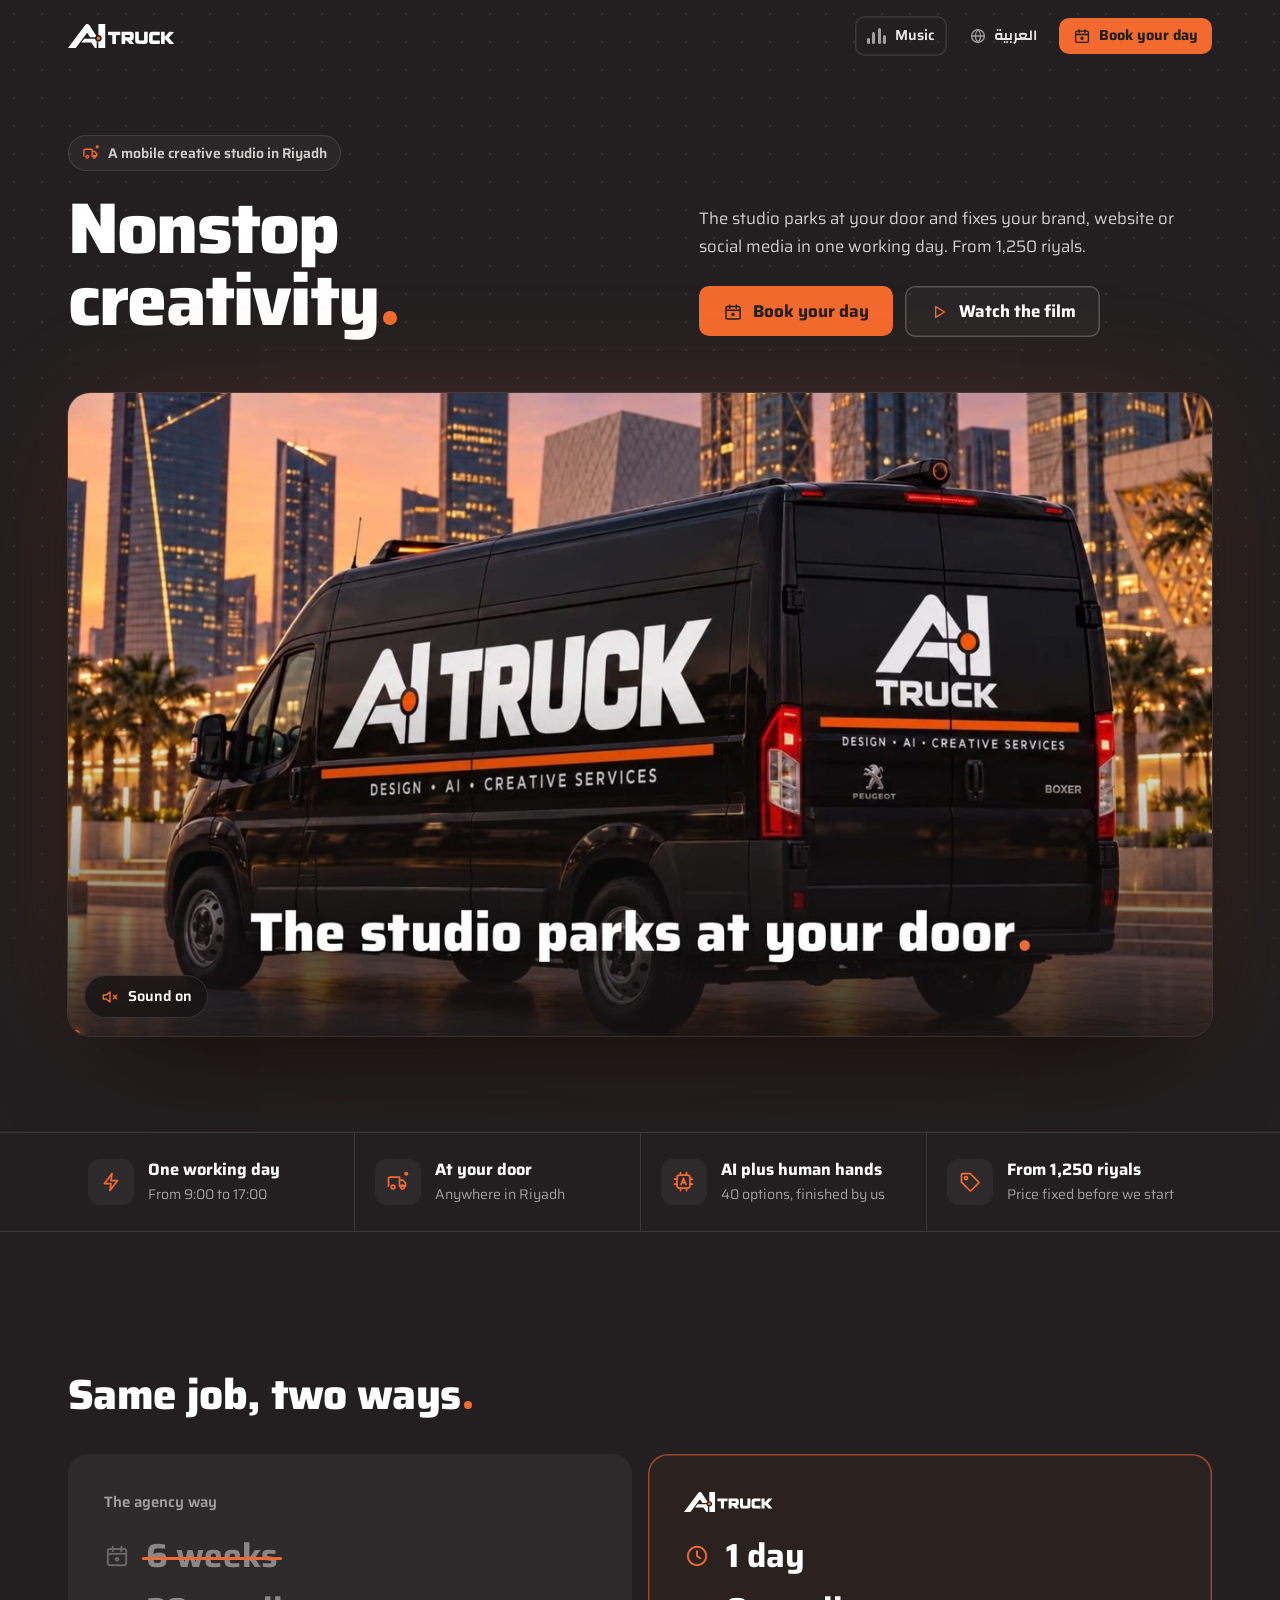
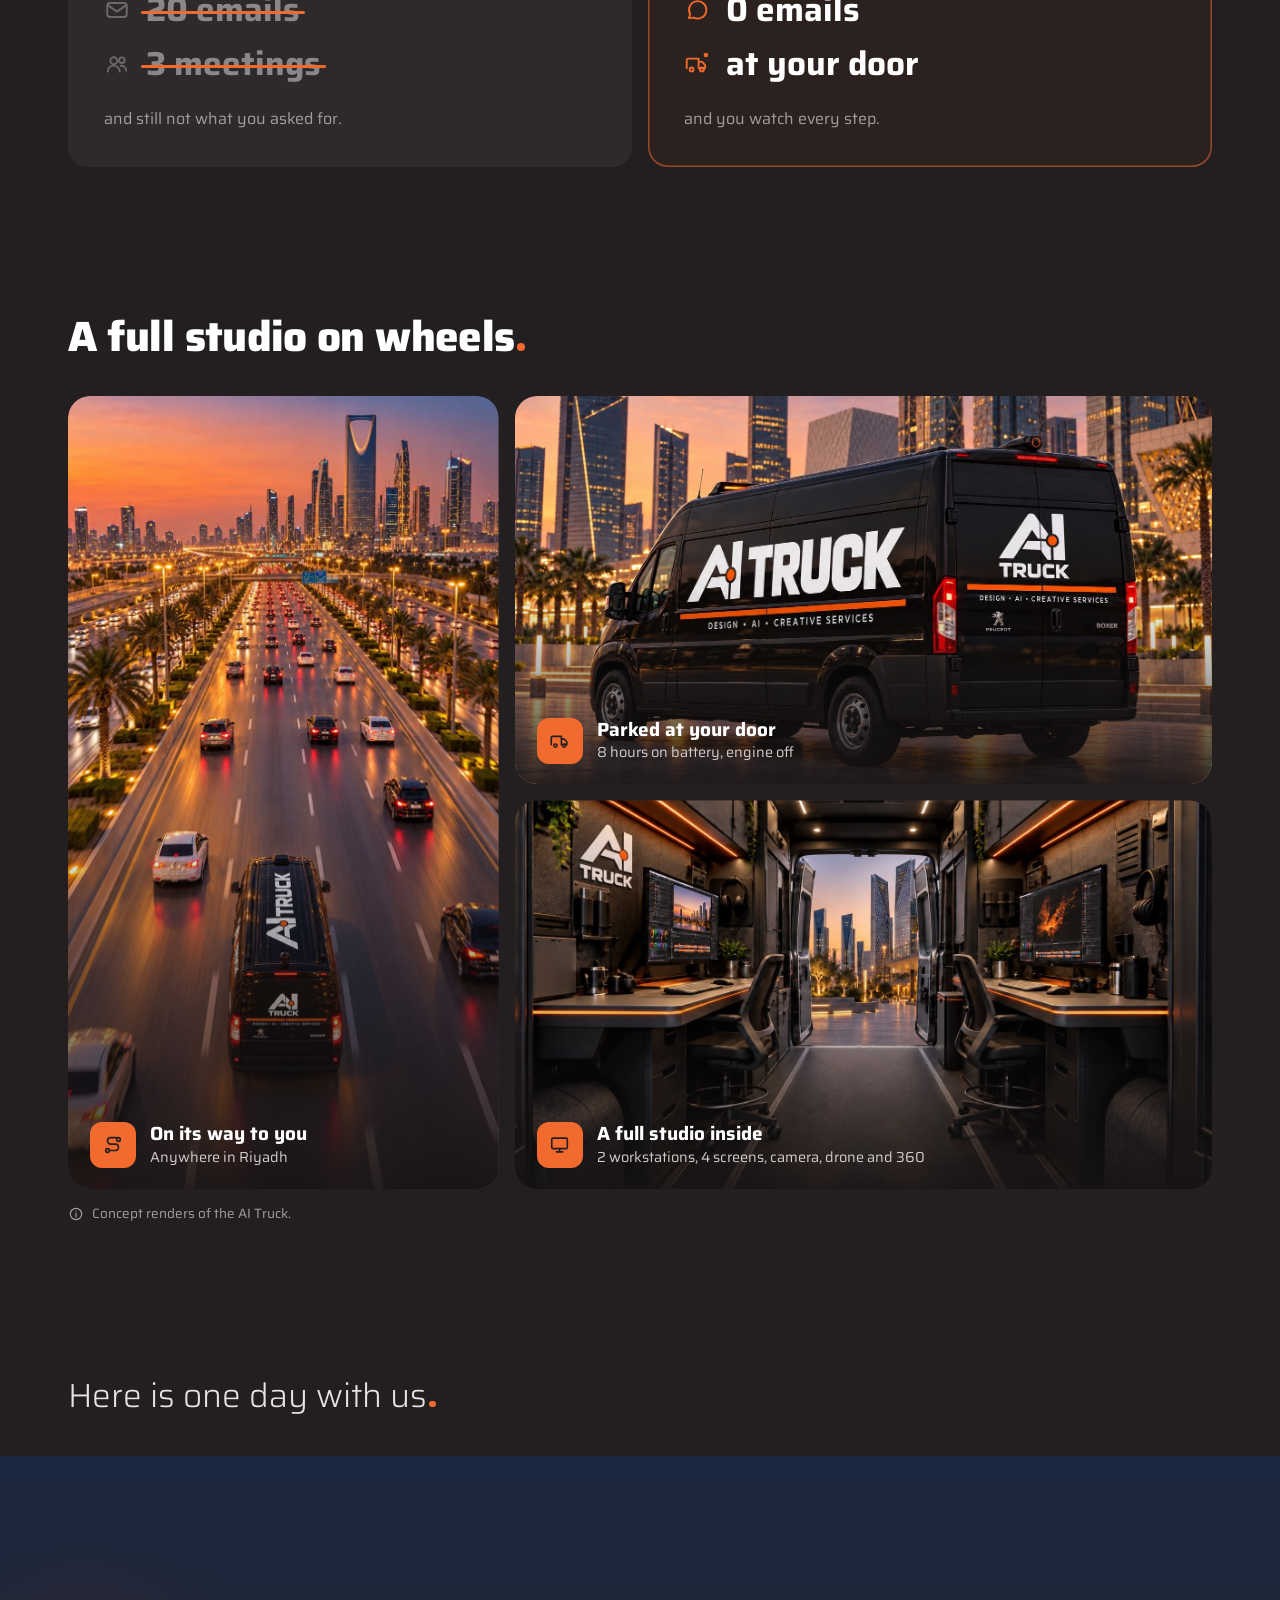
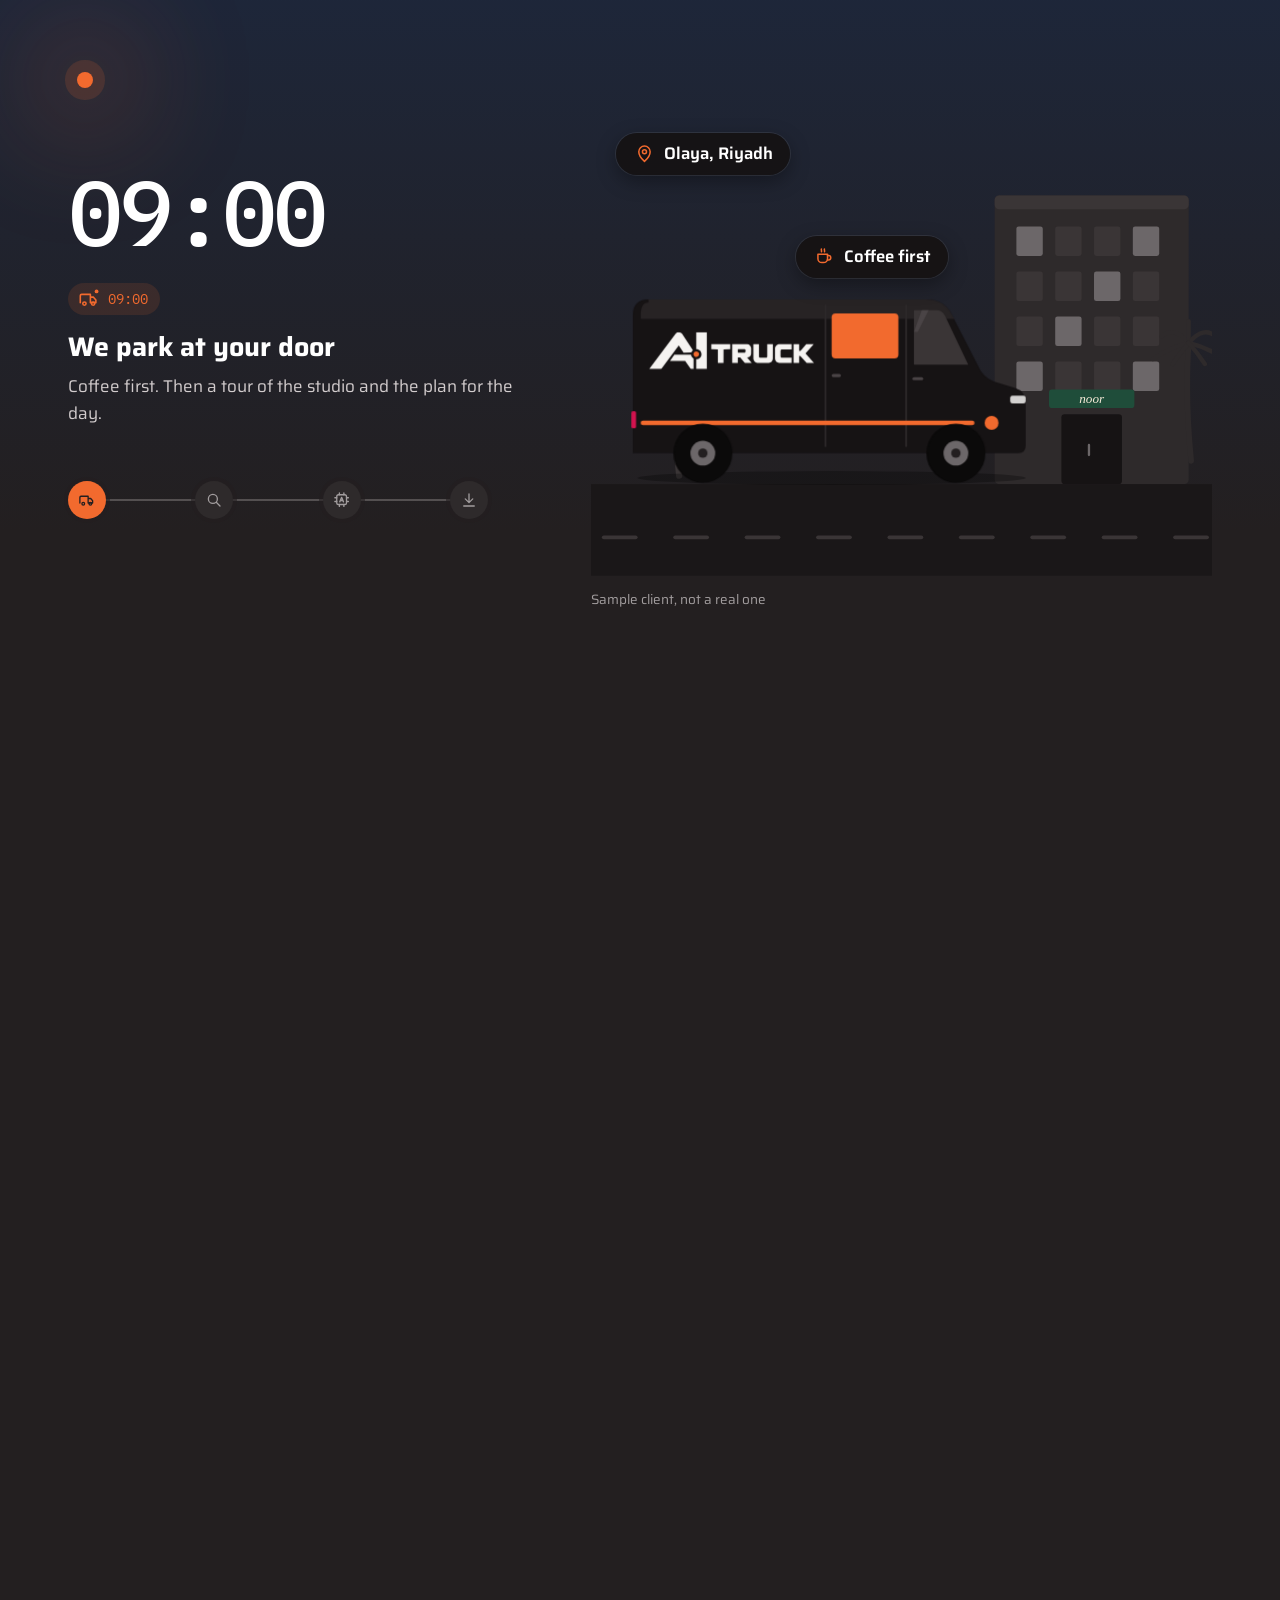
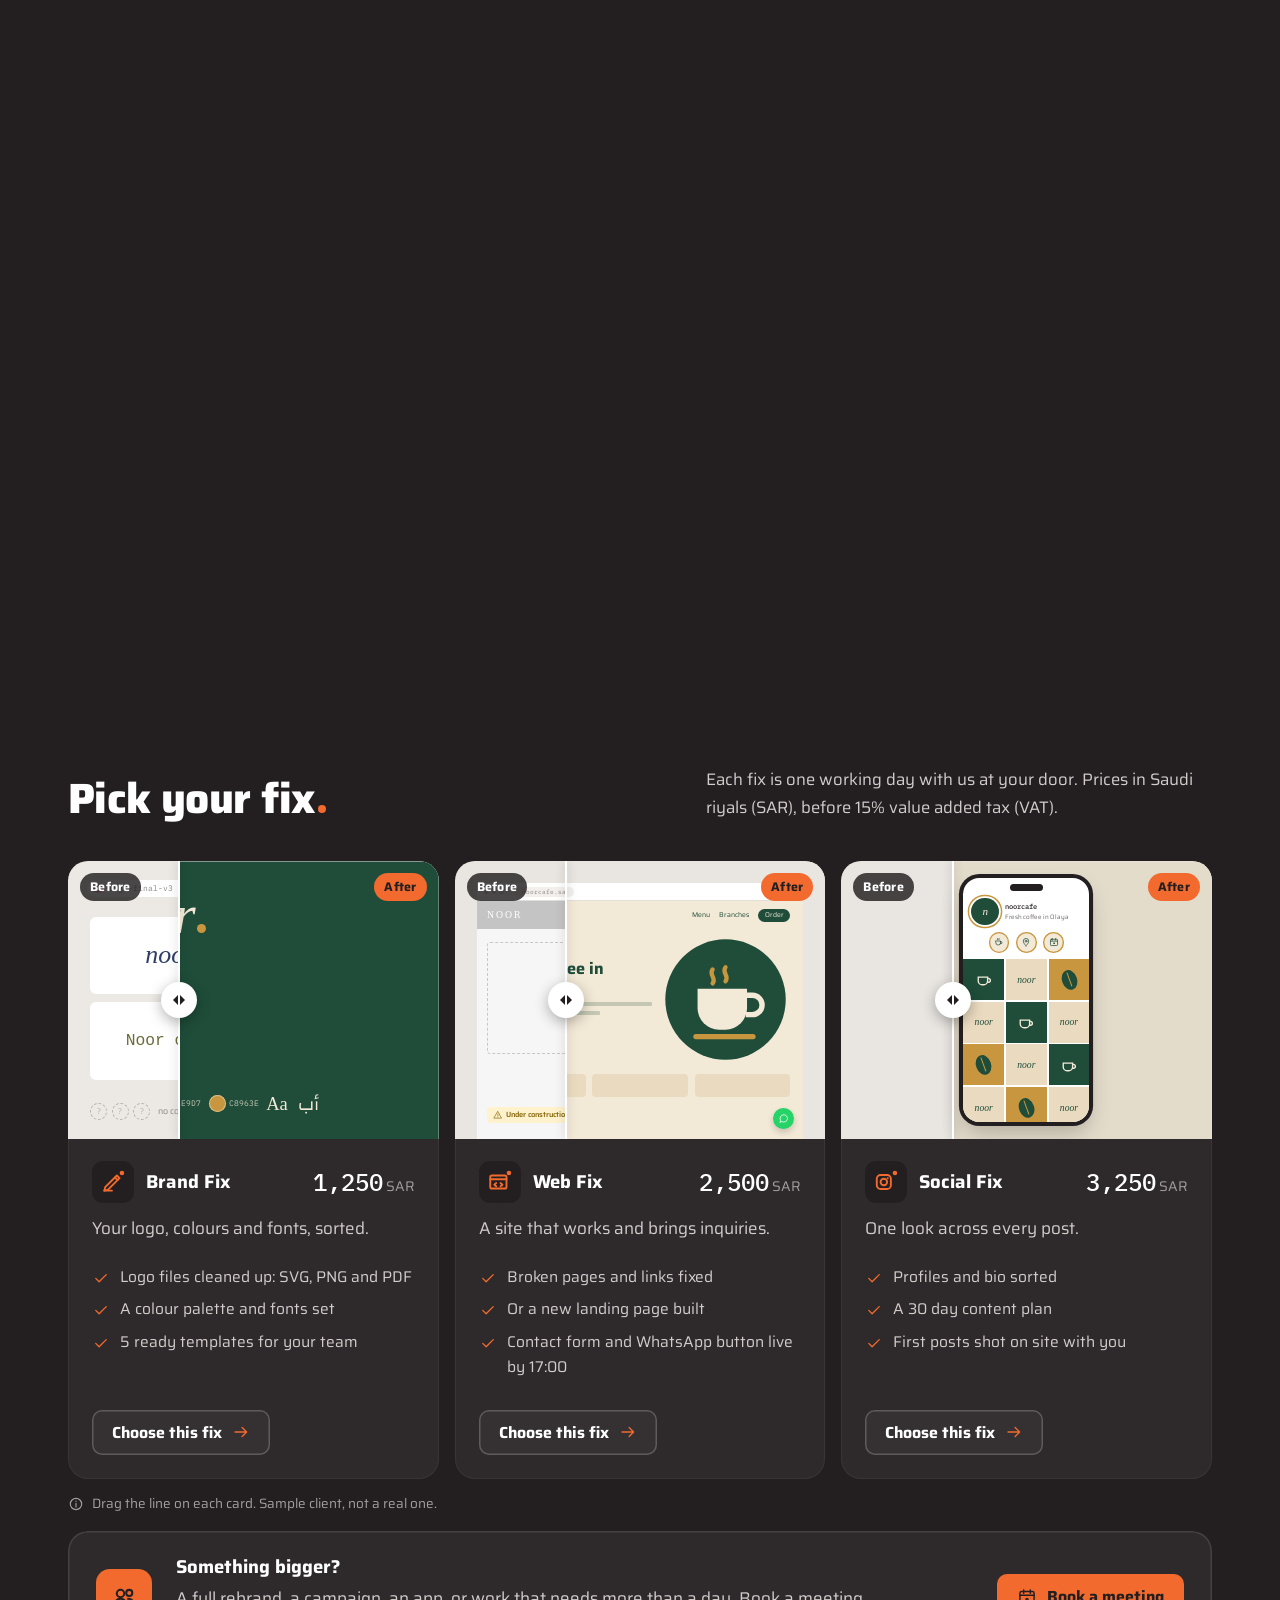
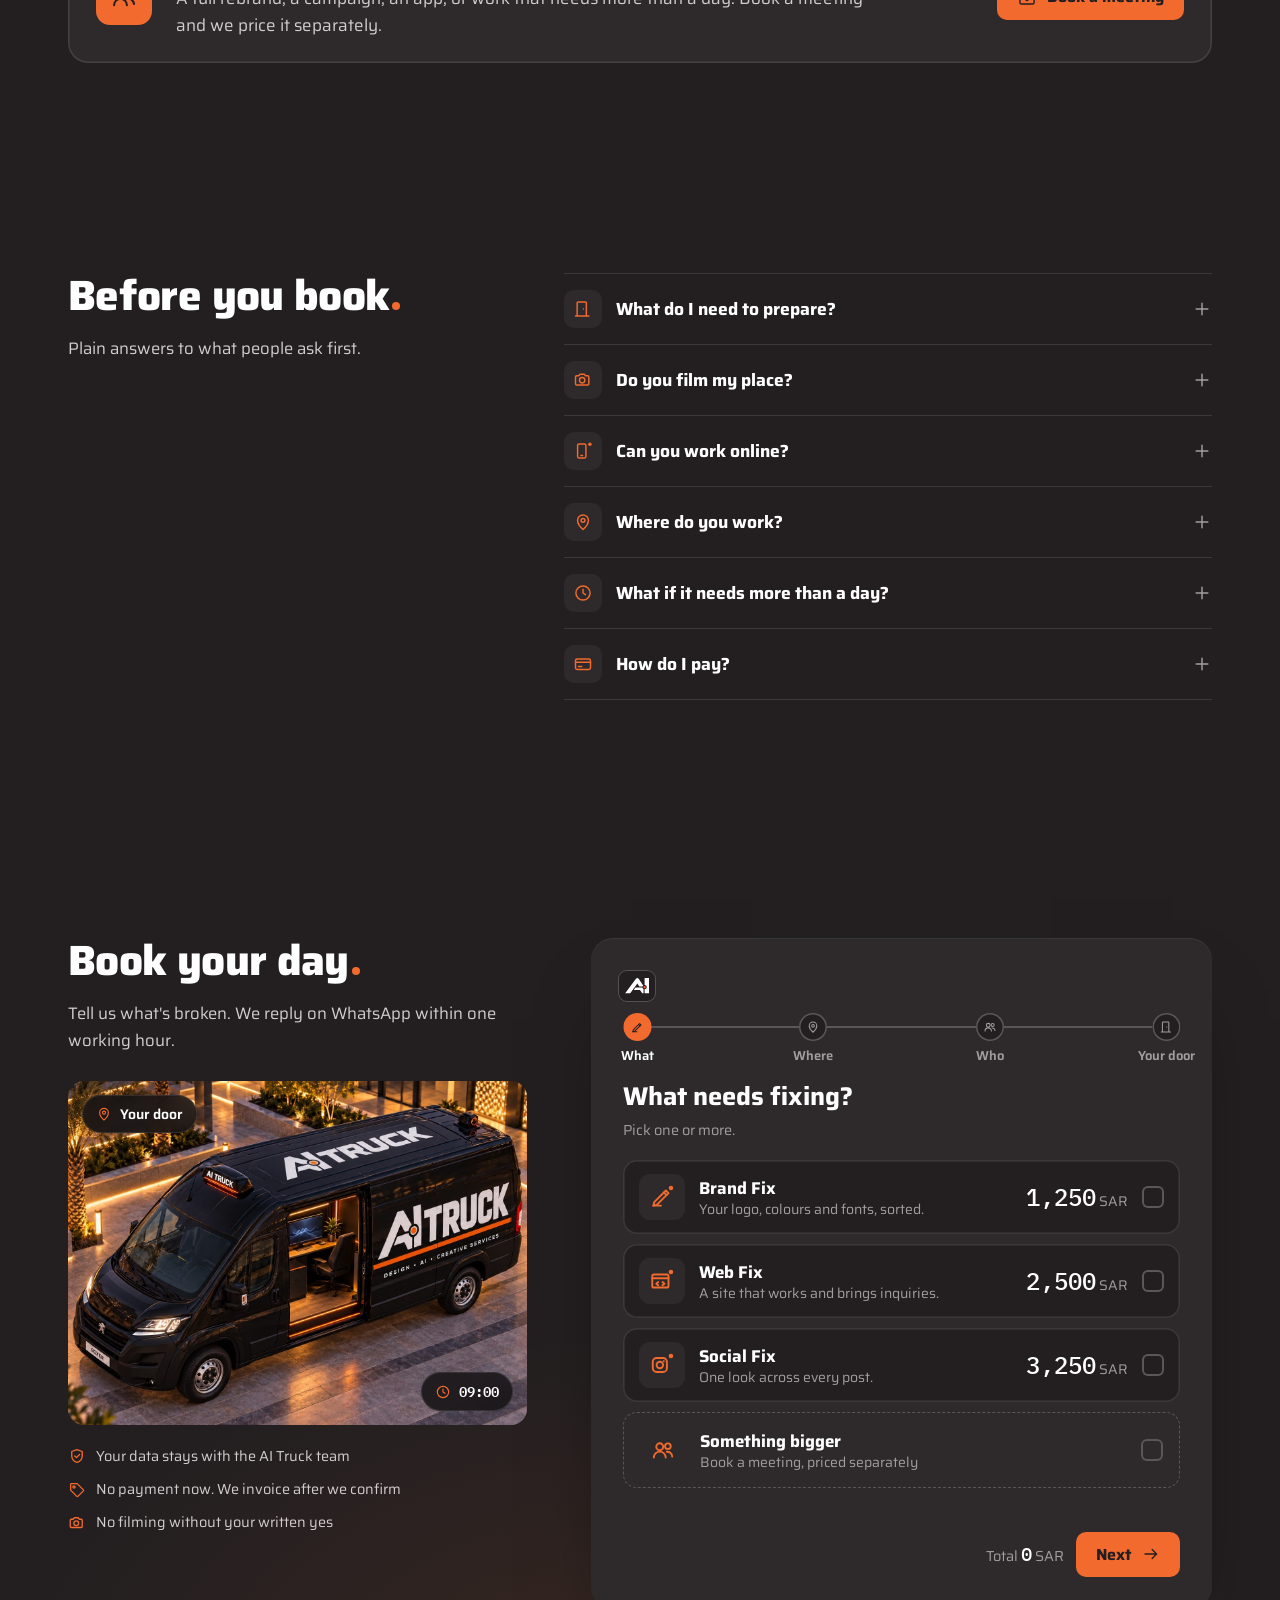
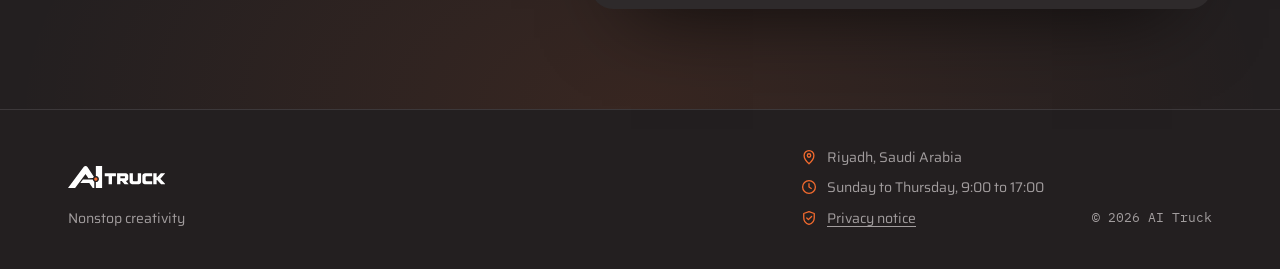
<file: en.html>
<!doctype html>
<html lang="en" dir="ltr">
<head>
<meta charset="utf-8">
<meta name="viewport" content="width=device-width, initial-scale=1, viewport-fit=cover">
<title>AI Truck · Nonstop creativity</title>
<meta name="description" content="A mobile AI creative studio in Riyadh. Brand Fix 1,250 SAR, Web Fix 2,500 SAR, Social Fix 3,250 SAR, done in one working day at your door.">
<meta name="theme-color" content="#231F20">
<link rel="canonical" href="https://www.aitruck.me/en.html">
<link rel="alternate" hreflang="ar" href="https://www.aitruck.me/"><link rel="alternate" hreflang="en" href="https://www.aitruck.me/en.html"><link rel="alternate" hreflang="x-default" href="https://www.aitruck.me/">
<meta property="og:type" content="website"><meta property="og:title" content="AI Truck · Nonstop creativity"><meta property="og:description" content="A mobile AI creative studio in Riyadh. Brand Fix 1,250 SAR, Web Fix 2,500 SAR, Social Fix 3,250 SAR, done in one working day at your door.">
<meta property="og:url" content="https://www.aitruck.me/en.html"><meta property="og:site_name" content="AI Truck"><meta property="og:image" content="https://www.aitruck.me/assets/og.jpg"><meta property="og:image:width" content="1200"><meta property="og:image:height" content="630"><meta property="og:locale" content="en_US"><meta name="twitter:card" content="summary_large_image"><meta name="twitter:image" content="https://www.aitruck.me/assets/og.jpg">
<link rel="icon" href="favicon.svg" type="image/svg+xml">
<link rel="preconnect" href="https://fonts.googleapis.com"><link rel="preconnect" href="https://fonts.gstatic.com" crossorigin>
<link href="https://fonts.googleapis.com/css2?family=Saira:wght@300;400;500;600;700;800&family=Changa:wght@300;400;500;600;700&family=IBM+Plex+Mono:wght@400;500&display=swap" rel="stylesheet">
<link rel="preload" as="image" href="assets/film/poster-en.jpg">
<link rel="stylesheet" href="assets/site.css?v=2">
<script type="application/ld+json">{"@context": "https://schema.org", "@type": "ProfessionalService", "name": "AI Truck", "url": "https://www.aitruck.me/", "image": "https://www.aitruck.me/assets/og.jpg", "slogan": "Nonstop creativity", "areaServed": "Riyadh", "address": {"@type": "PostalAddress", "addressLocality": "Riyadh", "addressCountry": "SA"}, "makesOffer": [{"@type": "Offer", "name": "Brand Fix", "price": "1250", "priceCurrency": "SAR"}, {"@type": "Offer", "name": "Web Fix", "price": "2500", "priceCurrency": "SAR"}, {"@type": "Offer", "name": "Social Fix", "price": "3250", "priceCurrency": "SAR"}]}</script>
</head>
<body>
<svg width="0" height="0" style="position:absolute" aria-hidden="true" focusable="false"><defs><path id="h-A" d="M122.5 89.63L108.09 68.41L55.12 139.75L18.88 139.69L99.37 32.11C102.14 29.33 105.03 27.86 108.8 28.06C111.75 28.21 115.77 29.87 117.88 33.05L150.36 82.12C148.32 84.54 146.84 86.58 145.42 89.45L122.5 89.63"/><path id="h-I" d="M160.65 139.78L160.62 109.65C169.36 109.68 176.03 103.05 176.3 94.96C176.58 86.5 170.16 79.27 160.68 79.36L160.6 28.22L192.39 28.2L192.39 139.79L160.65 139.78"/><path id="h-R" d="M307.51 80.02C306.79 79.63 305.13 79.4 304.11 79.41L285.55 79.45L285.56 89.71L307.12 89.6C309.79 86.86 309.14 80.89 307.51 80.02M327.25 120.63L306.59 120.79L292.44 104.53L285.54 104.33L285.53 120.73L268.66 120.7L268.67 64.45L313.58 64.54C320.3 64.55 324.71 70.25 325.61 76.39L325.48 93.02C325.43 99.61 320.4 104.14 313.27 104.51L327.25 120.63"/><path id="h-U" d="M373.83 64.45L390.86 64.42L390.69 107.95C390.66 114.52 385.09 120.6 378.77 120.59L344.11 120.51C337.58 120.5 332.29 113.65 332.27 107.26L332.18 64.51L349.04 64.38L349.09 101.55C349.09 103.6 351.47 105.29 353.12 105.28L371.03 105.17C372.23 105.17 373.79 103.05 373.83 101.73L373.83 64.45"/><path id="h-K" d="M488.81 92.37L514.23 120.68L492.36 120.71L473.6 100.13C472.79 99.83 470.76 99.67 469.81 99.68L469.78 120.72L452.95 120.75L452.97 64.55L469.8 64.41L469.8 84.76C471.22 85.18 473.41 84.76 474.29 83.74L491.04 64.38L513.45 64.65L488.81 92.37"/><path id="h-C" d="M418.52 105.26L447.15 105.21L447.04 120.74L409.72 120.62C403.08 120.6 397.22 114.52 397.22 107.96L397.22 77.77C397.22 70.19 403.81 64.5 411.14 64.49L447.02 64.42L447.06 79.75L418.17 79.75C415.6 79.75 413.94 81.41 413.94 83.97L413.93 100.99C413.93 103.64 415.61 105.26 418.52 105.26"/><path id="h-T" d="M242.58 120.68L225.57 120.74L225.52 79.82L205.78 79.7L205.84 64.5L262.76 64.44L262.85 79.6L242.71 79.95L242.58 120.68"/><path id="h-bar" d="M152.64 139.61L144.62 139.66L127.29 114.39L81.63 114.33L94.94 96.1L144.93 96.13C145.58 101.2 148.27 105.08 152.61 107.74L152.64 139.61"/><path id="h-dot" d="M159.2 86.42C164.08 85.4 168.18 88.75 168.98 92.9C169.87 97.51 166.98 101.79 162.09 102.71C158.26 103.43 153.67 100.77 152.6 96.63C151.51 92.36 154.07 87.49 159.2 86.42"/><path id="s-R" d="M237.02 161.82C236.62 161.6 235.68 161.48 235.11 161.48L224.67 161.5L224.67 167.27L236.8 167.22C238.31 165.67 237.94 162.32 237.02 161.82M248.13 184.67L236.51 184.76L228.55 175.61L224.67 175.5L224.66 184.73L215.17 184.71L215.17 153.07L240.44 153.12C244.22 153.13 246.7 156.33 247.2 159.79L247.13 169.14C247.1 172.84 244.27 175.39 240.26 175.6L248.13 184.67"/><path id="s-U" d="M274.33 153.07L283.91 153.05L283.81 177.53C283.8 181.23 280.66 184.65 277.11 184.65L257.61 184.6C253.94 184.59 250.96 180.75 250.95 177.15L250.9 153.1L260.38 153.03L260.41 173.94C260.41 175.09 261.75 176.04 262.68 176.04L272.75 175.98C273.43 175.97 274.31 174.78 274.33 174.04L274.33 153.07"/><path id="s-K" d="M339.01 168.77L353.31 184.7L341 184.71L330.45 173.14C330 172.97 328.85 172.88 328.32 172.89L328.3 184.72L318.83 184.73L318.85 153.12L328.31 153.04L328.32 164.49C329.11 164.73 330.35 164.49 330.84 163.92L340.26 153.03L352.87 153.18L339.01 168.77"/><path id="s-C" d="M299.47 176.02L315.57 176L315.51 184.73L294.52 184.66C290.79 184.65 287.49 181.23 287.49 177.54L287.49 160.56C287.49 156.29 291.19 153.1 295.32 153.09L315.5 153.05L315.52 161.67L299.27 161.68C297.83 161.68 296.9 162.61 296.89 164.05L296.89 173.62C296.89 175.11 297.83 176.03 299.47 176.02"/><path id="s-T" d="M200.5 184.7L190.93 184.73L190.9 161.71L179.8 161.65L179.83 153.09L211.85 153.06L211.9 161.59L200.57 161.78L200.5 184.7"/><path id="s-A" d="M283.42 89.63L269.01 68.41L216.05 139.75L179.8 139.69L260.29 32.11C263.07 29.33 265.95 27.86 269.72 28.06C272.67 28.21 276.7 29.87 278.8 33.05L311.28 82.12C309.25 84.54 307.76 86.58 306.34 89.45L283.42 89.63"/><path id="s-I" d="M321.57 139.78L321.55 109.65C330.28 109.68 336.96 103.05 337.22 94.96C337.5 86.5 331.08 79.27 321.6 79.36L321.52 28.22L353.31 28.2L353.31 139.79L321.57 139.78"/><path id="s-bar" d="M313.56 139.61L305.54 139.66L288.21 114.39L242.56 114.33L255.86 96.1L305.85 96.13C306.5 101.2 309.19 105.08 313.53 107.74L313.56 139.61"/><path id="s-dot" d="M320.13 86.42C325 85.4 329.1 88.75 329.9 92.9C330.8 97.51 327.9 101.79 323.01 102.71C319.18 103.43 314.6 100.77 313.53 96.63C312.43 92.36 315 87.49 320.13 86.42"/><symbol id="lgh" viewBox="18.88 27.86 495.35 111.93"><g style="fill:var(--lk,currentColor)"><use href="#h-A"/><use href="#h-I"/><use href="#h-bar"/><use href="#h-T"/><use href="#h-R"/><use href="#h-U"/><use href="#h-C"/><use href="#h-K"/></g><use href="#h-dot" style="fill:var(--ld,#F26A2E)"/></symbol><symbol id="lgs" viewBox="179.8 27.86 173.51 156.9"><g style="fill:var(--lk,currentColor)"><use href="#s-A"/><use href="#s-I"/><use href="#s-bar"/><use href="#s-T"/><use href="#s-R"/><use href="#s-U"/><use href="#s-C"/><use href="#s-K"/></g><use href="#s-dot" style="fill:var(--ld,#F26A2E)"/></symbol><symbol id="mk" viewBox="18.88 27.86 173.51 111.93"><g style="fill:var(--lk,currentColor)"><use href="#h-A"/><use href="#h-I"/><use href="#h-bar"/></g><use href="#h-dot" style="fill:var(--ld,#F26A2E)"/></symbol><symbol id="i-brandfix" viewBox="0 0 24 24"><g fill="none" stroke="currentColor" stroke-width="1.75" stroke-linecap="round" stroke-linejoin="round"><path d="M4 20l3.2-.8L18 8.4 15.6 6 4.8 16.8z"/><path d="M13.8 7.8l2.4 2.4M4 20h7"/><circle cx="20.25" cy="3.75" r="2.1" fill="#F26A2E" stroke="none"/></g></symbol><symbol id="i-socialfix" viewBox="0 0 24 24"><g fill="none" stroke="currentColor" stroke-width="1.75" stroke-linecap="round" stroke-linejoin="round"><rect x="3.5" y="5.5" width="13" height="13" rx="3.5"/><circle cx="10" cy="12" r="3"/><path d="M13.6 8.4v.1"/><circle cx="20.25" cy="3.75" r="2.1" fill="#F26A2E" stroke="none"/></g></symbol><symbol id="i-webfix" viewBox="0 0 24 24"><g fill="none" stroke="currentColor" stroke-width="1.75" stroke-linecap="round" stroke-linejoin="round"><rect x="3" y="6" width="15" height="12" rx="1.5"/><path d="M3 9.5h15M8.5 13l-1.8 1.5L8.5 16M12.5 13l1.8 1.5-1.8 1.5"/><circle cx="20.25" cy="3.75" r="2.1" fill="#F26A2E" stroke="none"/></g></symbol><symbol id="i-onsite" viewBox="0 0 24 24"><g fill="none" stroke="currentColor" stroke-width="1.75" stroke-linecap="round" stroke-linejoin="round"><path d="M2.5 16V8.5a1.5 1.5 0 0 1 1.5-1.5h9.5v9M13.5 10h3.4l2.6 3v3h-6"/><circle cx="7" cy="17" r="1.8"/><circle cx="16.5" cy="17" r="1.8"/><circle cx="20.25" cy="3.75" r="2.1" fill="#F26A2E" stroke="none"/></g></symbol><symbol id="i-online" viewBox="0 0 24 24"><g fill="none" stroke="currentColor" stroke-width="1.75" stroke-linecap="round" stroke-linejoin="round"><rect x="5.5" y="3.5" width="10" height="17" rx="2"/><path d="M9.5 17.5h2"/><circle cx="20.25" cy="3.75" r="2.1" fill="#F26A2E" stroke="none"/></g></symbol><symbol id="i-live" viewBox="0 0 24 24"><g fill="none" stroke="currentColor" stroke-width="1.75" stroke-linecap="round" stroke-linejoin="round"><circle cx="11" cy="12.5" r="2"/><path d="M6.8 8.3a6 6 0 0 0 0 8.4M15.2 8.3a6 6 0 0 1 0 8.4M4 5.5a10 10 0 0 0 0 14M18 5.5a10 10 0 0 1 0 14"/><circle cx="20.25" cy="3.75" r="2.1" fill="#F26A2E" stroke="none"/></g></symbol><symbol id="i-sponsor" viewBox="0 0 24 24"><g fill="none" stroke="currentColor" stroke-width="1.75" stroke-linecap="round" stroke-linejoin="round"><path d="M4 13.5l3.5-3.5 3 1.5 3-3 4 4"/><path d="M4 13.5l4.5 4.5a1.5 1.5 0 0 0 2.1 0l6.9-6.5"/><path d="M2.5 12l3-3M19 12l-2.5-2.5"/><circle cx="20.25" cy="3.75" r="2.1" fill="#F26A2E" stroke="none"/></g></symbol><symbol id="i-ads" viewBox="0 0 24 24"><g fill="none" stroke="currentColor" stroke-width="1.75" stroke-linecap="round" stroke-linejoin="round"><path d="M4 10v4h3l6 4V6L7 10z"/><path d="M16.5 9.5a3.5 3.5 0 0 1 0 5"/><circle cx="20.25" cy="3.75" r="2.1" fill="#F26A2E" stroke="none"/></g></symbol><symbol id="i-camera" viewBox="0 0 24 24"><g fill="none" stroke="currentColor" stroke-width="1.75" stroke-linecap="round" stroke-linejoin="round"><path d="M3 8.5A1.5 1.5 0 0 1 4.5 7h2.3L8.5 5h5l1.7 2h2.3A1.5 1.5 0 0 1 19 8.5v8a1.5 1.5 0 0 1-1.5 1.5h-13A1.5 1.5 0 0 1 3 16.5z"/><circle cx="11" cy="12.3" r="3.2"/></g></symbol><symbol id="i-drone" viewBox="0 0 24 24"><g fill="none" stroke="currentColor" stroke-width="1.75" stroke-linecap="round" stroke-linejoin="round"><rect x="9" y="10" width="5" height="4" rx="1"/><path d="M9 11L6 8M14 11l3-3M9 13l-3 3M14 13l3 3"/><path d="M3 7.5h5M15 7.5h5M3 16.5h5M15 16.5h5"/></g></symbol><symbol id="i-cam360" viewBox="0 0 24 24"><g fill="none" stroke="currentColor" stroke-width="1.75" stroke-linecap="round" stroke-linejoin="round"><rect x="8" y="3" width="7" height="14" rx="3.5"/><circle cx="11.5" cy="8" r="1.8"/><path d="M11.5 17v4M8.5 21h6"/></g></symbol><symbol id="i-lens" viewBox="0 0 24 24"><g fill="none" stroke="currentColor" stroke-width="1.75" stroke-linecap="round" stroke-linejoin="round"><circle cx="12" cy="12" r="8.5"/><circle cx="12" cy="12" r="4.5"/><path d="M12 3.5v4M20.5 12h-4M12 20.5v-4M3.5 12h4"/></g></symbol><symbol id="i-dashcam" viewBox="0 0 24 24"><g fill="none" stroke="currentColor" stroke-width="1.75" stroke-linecap="round" stroke-linejoin="round"><path d="M4 6.5h16"/><rect x="6" y="9" width="12" height="8" rx="2"/><circle cx="12" cy="13" r="2.2"/><path d="M12 6.5V9"/></g></symbol><symbol id="i-speaker" viewBox="0 0 24 24"><g fill="none" stroke="currentColor" stroke-width="1.75" stroke-linecap="round" stroke-linejoin="round"><rect x="2.5" y="9" width="19" height="6" rx="3"/><circle cx="7" cy="12" r="1"/><circle cx="12" cy="12" r="1"/><circle cx="17" cy="12" r="1"/></g></symbol><symbol id="i-storage" viewBox="0 0 24 24"><g fill="none" stroke="currentColor" stroke-width="1.75" stroke-linecap="round" stroke-linejoin="round"><rect x="5" y="3.5" width="14" height="17" rx="2"/><circle cx="12" cy="11" r="3.5"/><path d="M12 11h.01M8 17.5h3"/></g></symbol><symbol id="i-keyboard" viewBox="0 0 24 24"><g fill="none" stroke="currentColor" stroke-width="1.75" stroke-linecap="round" stroke-linejoin="round"><rect x="2.5" y="7" width="19" height="10" rx="2"/><path d="M6 10.5h.01M9 10.5h.01M12 10.5h.01M15 10.5h.01M18 10.5h.01M7.5 14h9"/></g></symbol><symbol id="i-sofa" viewBox="0 0 24 24"><g fill="none" stroke="currentColor" stroke-width="1.75" stroke-linecap="round" stroke-linejoin="round"><path d="M5 11V8.5A2.5 2.5 0 0 1 7.5 6h9A2.5 2.5 0 0 1 19 8.5V11"/><path d="M3 12.5a1.5 1.5 0 0 1 3 0V14h12v-1.5a1.5 1.5 0 0 1 3 0V17H3zM5 17v2M19 17v2"/></g></symbol><symbol id="i-action" viewBox="0 0 24 24"><g fill="none" stroke="currentColor" stroke-width="1.75" stroke-linecap="round" stroke-linejoin="round"><rect x="3.5" y="7" width="16" height="11" rx="2"/><circle cx="14" cy="12.5" r="3"/><path d="M6.5 10h2"/></g></symbol><symbol id="i-gimbal" viewBox="0 0 24 24"><g fill="none" stroke="currentColor" stroke-width="1.75" stroke-linecap="round" stroke-linejoin="round"><rect x="6.5" y="3.5" width="10" height="6" rx="1.5"/><path d="M11.5 9.5v3.5l3 2M11.5 13v8M9 21h5"/></g></symbol><symbol id="i-screen" viewBox="0 0 24 24"><g fill="none" stroke="currentColor" stroke-width="1.75" stroke-linecap="round" stroke-linejoin="round"><rect x="3" y="4.5" width="17" height="11.5" rx="1.5"/><path d="M11.5 16v3.5M8 19.5h7"/></g></symbol><symbol id="i-headset" viewBox="0 0 24 24"><g fill="none" stroke="currentColor" stroke-width="1.75" stroke-linecap="round" stroke-linejoin="round"><path d="M4.5 15v-3a7 7 0 0 1 14 0v3"/><rect x="3.5" y="14" width="4" height="6" rx="1.5"/><rect x="15.5" y="14" width="4" height="6" rx="1.5"/></g></symbol><symbol id="i-battery" viewBox="0 0 24 24"><g fill="none" stroke="currentColor" stroke-width="1.75" stroke-linecap="round" stroke-linejoin="round"><rect x="3" y="7" width="15.5" height="10" rx="2"/><path d="M20.5 10.5v3M9.5 9l-2 3.5h4l-2 3"/></g></symbol><symbol id="i-wifi" viewBox="0 0 24 24"><g fill="none" stroke="currentColor" stroke-width="1.75" stroke-linecap="round" stroke-linejoin="round"><path d="M3.5 9.5a11 11 0 0 1 16 0M6.3 12.5a7 7 0 0 1 10.4 0M9 15.5a3.3 3.3 0 0 1 5 0"/><circle cx="11.5" cy="18.5" r=".6" fill="currentColor"/></g></symbol><symbol id="i-ai" viewBox="0 0 24 24"><g fill="none" stroke="currentColor" stroke-width="1.75" stroke-linecap="round" stroke-linejoin="round"><rect x="5" y="5" width="13" height="13" rx="2.5"/><path d="M9 14.5l2.5-6 2.5 6M9.8 12.7h3.4"/><path d="M8.5 2.5V5M14.5 2.5V5M8.5 18v2.5M14.5 18v2.5M2.5 9H5M2.5 14H5M18 9h2.5M18 14h2.5"/></g></symbol><symbol id="i-arrow" viewBox="0 0 24 24"><g fill="none" stroke="currentColor" stroke-width="1.75" stroke-linecap="round" stroke-linejoin="round"><path d="M4 12h15.5M13.5 6l6 6-6 6"/></g></symbol><symbol id="i-external" viewBox="0 0 24 24"><g fill="none" stroke="currentColor" stroke-width="1.75" stroke-linecap="round" stroke-linejoin="round"><path d="M13.5 4.5h6v6M19.5 4.5L11 13M18 14v4.5a1.5 1.5 0 0 1-1.5 1.5h-11A1.5 1.5 0 0 1 4 18.5v-11A1.5 1.5 0 0 1 5.5 6H10"/></g></symbol><symbol id="i-add" viewBox="0 0 24 24"><g fill="none" stroke="currentColor" stroke-width="1.75" stroke-linecap="round" stroke-linejoin="round"><path d="M12 5v14M5 12h14"/></g></symbol><symbol id="i-close" viewBox="0 0 24 24"><g fill="none" stroke="currentColor" stroke-width="1.75" stroke-linecap="round" stroke-linejoin="round"><path d="M6.5 6.5l11 11M17.5 6.5l-11 11"/></g></symbol><symbol id="i-menu" viewBox="0 0 24 24"><g fill="none" stroke="currentColor" stroke-width="1.75" stroke-linecap="round" stroke-linejoin="round"><path d="M4 7h16M4 12h16M4 17h16"/></g></symbol><symbol id="i-done" viewBox="0 0 24 24"><g fill="none" stroke="currentColor" stroke-width="1.75" stroke-linecap="round" stroke-linejoin="round"><path d="M5 12.5l4.5 4.5L19 7.5"/></g></symbol><symbol id="i-calendar" viewBox="0 0 24 24"><g fill="none" stroke="currentColor" stroke-width="1.75" stroke-linecap="round" stroke-linejoin="round"><rect x="3.5" y="5.5" width="17" height="15" rx="2"/><path d="M3.5 10h17M8 3.5v4M16 3.5v4"/><circle cx="12" cy="15" r="1.3"/></g></symbol><symbol id="i-clock" viewBox="0 0 24 24"><g fill="none" stroke="currentColor" stroke-width="1.75" stroke-linecap="round" stroke-linejoin="round"><circle cx="12" cy="12" r="8.5"/><path d="M12 7.5V12l3 2"/></g></symbol><symbol id="i-location" viewBox="0 0 24 24"><g fill="none" stroke="currentColor" stroke-width="1.75" stroke-linecap="round" stroke-linejoin="round"><path d="M12 21s-6.5-5.5-6.5-11a6.5 6.5 0 0 1 13 0c0 5.5-6.5 11-6.5 11z"/><circle cx="12" cy="10" r="2.3"/></g></symbol><symbol id="i-call" viewBox="0 0 24 24"><g fill="none" stroke="currentColor" stroke-width="1.75" stroke-linecap="round" stroke-linejoin="round"><path d="M7 3.5h2.6a1 1 0 0 1 .95.68l1.1 3.3a1 1 0 0 1-.3 1.07L9.6 10a11.5 11.5 0 0 0 4.4 4.4l1.45-1.75a1 1 0 0 1 1.07-.3l3.3 1.1a1 1 0 0 1 .68.95V17a3 3 0 0 1-3 3A15 15 0 0 1 4 6.5a3 3 0 0 1 3-3z"/></g></symbol><symbol id="i-chat" viewBox="0 0 24 24"><g fill="none" stroke="currentColor" stroke-width="1.75" stroke-linecap="round" stroke-linejoin="round"><path d="M4.5 19.5l1.2-3.6A8 8 0 1 1 9 19z"/></g></symbol><symbol id="i-email" viewBox="0 0 24 24"><g fill="none" stroke="currentColor" stroke-width="1.75" stroke-linecap="round" stroke-linejoin="round"><rect x="3" y="5.5" width="18" height="13" rx="2.5"/><path d="M3.5 7.5l8.5 6 8.5-6"/></g></symbol><symbol id="i-download" viewBox="0 0 24 24"><g fill="none" stroke="currentColor" stroke-width="1.75" stroke-linecap="round" stroke-linejoin="round"><path d="M12 4v11M7 10.5l5 5 5-5M5 20h14"/></g></symbol><symbol id="i-info" viewBox="0 0 24 24"><g fill="none" stroke="currentColor" stroke-width="1.75" stroke-linecap="round" stroke-linejoin="round"><circle cx="12" cy="12" r="8.5"/><path d="M12 11v5.5M12 7.8v.2"/></g></symbol><symbol id="i-warn" viewBox="0 0 24 24"><g fill="none" stroke="currentColor" stroke-width="1.75" stroke-linecap="round" stroke-linejoin="round"><path d="M12 4l9 16H3z"/><path d="M12 10v4.5M12 17.2v.2"/></g></symbol><symbol id="i-share" viewBox="0 0 24 24"><g fill="none" stroke="currentColor" stroke-width="1.75" stroke-linecap="round" stroke-linejoin="round"><circle cx="6" cy="12" r="2.5"/><circle cx="17.5" cy="6" r="2.5"/><circle cx="17.5" cy="18" r="2.5"/><path d="M8.2 10.8l7-3.6M8.2 13.2l7 3.6"/></g></symbol></defs></svg><svg width="0" height="0" style="position:absolute" aria-hidden="true" focusable="false"><defs><symbol id="i-play" viewBox="0 0 24 24"><g fill="none" stroke="currentColor" stroke-width="1.75" stroke-linecap="round" stroke-linejoin="round"><path d="M8 5.5v13l10.5-6.5z"/></g></symbol><symbol id="i-sound" viewBox="0 0 24 24"><g fill="none" stroke="currentColor" stroke-width="1.75" stroke-linecap="round" stroke-linejoin="round"><path d="M4 9.5v5h3.5L12 18V6L7.5 9.5z"/><path d="M15.5 9a4 4 0 0 1 0 6M18 6.5a7.5 7.5 0 0 1 0 11"/></g></symbol><symbol id="i-mute" viewBox="0 0 24 24"><g fill="none" stroke="currentColor" stroke-width="1.75" stroke-linecap="round" stroke-linejoin="round"><path d="M4 9.5v5h3.5L12 18V6L7.5 9.5z"/><path d="M16 10l4 4M20 10l-4 4"/></g></symbol><symbol id="i-globe" viewBox="0 0 24 24"><g fill="none" stroke="currentColor" stroke-width="1.75" stroke-linecap="round" stroke-linejoin="round"><circle cx="12" cy="12" r="8.5"/><path d="M3.5 12h17M12 3.5c2.5 2.6 3.6 5.4 3.6 8.5s-1.1 5.9-3.6 8.5c-2.5-2.6-3.6-5.4-3.6-8.5S9.5 6.1 12 3.5z"/></g></symbol><symbol id="i-search" viewBox="0 0 24 24"><g fill="none" stroke="currentColor" stroke-width="1.75" stroke-linecap="round" stroke-linejoin="round"><circle cx="10.5" cy="10.5" r="6"/><path d="M15 15l5 5"/></g></symbol><symbol id="i-file" viewBox="0 0 24 24"><g fill="none" stroke="currentColor" stroke-width="1.75" stroke-linecap="round" stroke-linejoin="round"><path d="M6 3.5h8l4 4v13H6z"/><path d="M14 3.5v4h4M9 13h6M9 16.5h4"/></g></symbol><symbol id="i-imgx" viewBox="0 0 24 24"><g fill="none" stroke="currentColor" stroke-width="1.75" stroke-linecap="round" stroke-linejoin="round"><rect x="3.5" y="5" width="17" height="14" rx="2"/><path d="M9.5 9.5l5 5M14.5 9.5l-5 5"/></g></symbol><symbol id="i-coffee" viewBox="0 0 24 24"><g fill="none" stroke="currentColor" stroke-width="1.75" stroke-linecap="round" stroke-linejoin="round"><path d="M4.5 9.5h11v5a4.5 4.5 0 0 1-4.5 4.5h-2a4.5 4.5 0 0 1-4.5-4.5z"/><path d="M15.5 11h1.2a2.5 2.5 0 0 1 0 5h-1.4M8.5 3.5c-.8 1 .8 2 0 3M12 3.5c-.8 1 .8 2 0 3"/></g></symbol><symbol id="i-shield" viewBox="0 0 24 24"><g fill="none" stroke="currentColor" stroke-width="1.75" stroke-linecap="round" stroke-linejoin="round"><path d="M12 3.5l7 2.5v5.5c0 4.5-3 7.8-7 9-4-1.2-7-4.5-7-9V6z"/><path d="M9 12l2.2 2.2L15.5 10"/></g></symbol><symbol id="i-card" viewBox="0 0 24 24"><g fill="none" stroke="currentColor" stroke-width="1.75" stroke-linecap="round" stroke-linejoin="round"><rect x="3" y="6" width="18" height="12.5" rx="2"/><path d="M3 10h18M6.5 15h4"/></g></symbol><symbol id="i-users" viewBox="0 0 24 24"><g fill="none" stroke="currentColor" stroke-width="1.75" stroke-linecap="round" stroke-linejoin="round"><circle cx="9" cy="9" r="3.2"/><path d="M3.5 19a5.5 5.5 0 0 1 11 0"/><circle cx="16.5" cy="8.5" r="2.6"/><path d="M15.5 13.6a4.6 4.6 0 0 1 5 4.4"/></g></symbol><symbol id="i-folder" viewBox="0 0 24 24"><g fill="none" stroke="currentColor" stroke-width="1.75" stroke-linecap="round" stroke-linejoin="round"><path d="M3.5 7a1.5 1.5 0 0 1 1.5-1.5h4.5l2 2.5h7.5a1.5 1.5 0 0 1 1.5 1.5v8a1.5 1.5 0 0 1-1.5 1.5H5a1.5 1.5 0 0 1-1.5-1.5z"/></g></symbol><symbol id="i-sparkle" viewBox="0 0 24 24"><g fill="none" stroke="currentColor" stroke-width="1.75" stroke-linecap="round" stroke-linejoin="round"><path d="M11 3.5l1.8 5.2 5.2 1.8-5.2 1.8L11 17.5l-1.8-5.2L4 10.5l5.2-1.8z"/><path d="M18.5 15.5v5M16 18h5"/></g></symbol><symbol id="i-route" viewBox="0 0 24 24"><g fill="none" stroke="currentColor" stroke-width="1.75" stroke-linecap="round" stroke-linejoin="round"><circle cx="6" cy="18" r="2"/><circle cx="18" cy="6" r="2"/><path d="M8 18h6.5a3.5 3.5 0 0 0 0-7h-5a3.5 3.5 0 0 1 0-7H16"/></g></symbol><symbol id="i-tag" viewBox="0 0 24 24"><g fill="none" stroke="currentColor" stroke-width="1.75" stroke-linecap="round" stroke-linejoin="round"><path d="M3.5 12.2V4.5a1 1 0 0 1 1-1h7.7l8.3 8.3a1 1 0 0 1 0 1.4l-7.3 7.3a1 1 0 0 1-1.4 0z"/><circle cx="8" cy="8" r="1.5"/></g></symbol><symbol id="i-bolt" viewBox="0 0 24 24"><g fill="none" stroke="currentColor" stroke-width="1.75" stroke-linecap="round" stroke-linejoin="round"><path d="M13 3.5L5.5 13.5H12l-1 7 7.5-10H12z"/></g></symbol><symbol id="i-cursor" viewBox="0 0 24 24"><g fill="none" stroke="currentColor" stroke-width="1.75" stroke-linecap="round" stroke-linejoin="round"><path d="M6 3.5l12.5 7.5-5.8 1.6-3.2 5.4z"/></g></symbol><symbol id="i-door" viewBox="0 0 24 24"><g fill="none" stroke="currentColor" stroke-width="1.75" stroke-linecap="round" stroke-linejoin="round"><path d="M5 20.5V4.5a1 1 0 0 1 1-1h9a1 1 0 0 1 1 1v16M3 20.5h16"/><path d="M12.5 12h.01"/></g></symbol></defs></svg>
<a class="skip" href="#bk">Skip to booking</a>
<header class="bar"><div class="bar-in">
  <a class="logo" href="./en.html" aria-label="AI Truck"><svg class="lg lg-h" viewBox="0 0 495.35 111.93" role="img" aria-label="AI Truck logo"><use href="#lgh"/></svg></a>
  <nav class="bar-r" aria-label="Site">
    <button class="mus" type="button" aria-pressed="false" aria-label="Music on" title="Music on" data-src="assets/film/theme.mp3"><span class="eq" aria-hidden="true"><i></i><i></i><i></i><i></i></span><span class="ml" aria-hidden="true">Music</span></button>
    <a class="lang" href="index.html" hreflang="ar" lang="ar"><svg class="ico" viewBox="0 0 24 24" aria-hidden="true" width="18" height="18"><use href="#i-globe"/></svg>العربية</a>
    <button class="btn sm" type="button" data-book><svg class="ico" viewBox="0 0 24 24" aria-hidden="true" width="18" height="18"><use href="#i-calendar"/></svg>Book your day</button>
  </nav></div>
</header>
<main>

<section class="hero" aria-label="AI Truck">
  <div class="wrap hero-in">
    <div class="hero-a">
      <p class="tagl"><svg class="ico" viewBox="0 0 24 24" aria-hidden="true" width="18" height="18"><use href="#i-onsite"/></svg><span>A mobile creative studio in Riyadh</span></p>
      <h1 class="h1">Nonstop creativity<span class="dt"></span></h1>
    </div>
    <div class="hero-b">
      <p class="lead">The studio parks at your door and fixes your brand, website or social media in one working day. From 1,250 riyals.</p>
      <div class="ctas">
        <button class="btn big" type="button" data-book><svg class="ico" viewBox="0 0 24 24" aria-hidden="true" width="20" height="20"><use href="#i-calendar"/></svg>Book your day</button>
        <button class="btn big ghost" type="button" data-film><svg class="ico" viewBox="0 0 24 24" aria-hidden="true" width="20" height="20"><use href="#i-play"/></svg>Watch the film</button>
      </div>
    </div>
  </div>
  <div class="wrap film-w">
    <figure class="film" aria-label="The AI Truck film: one fix day in 50 seconds">
      <video class="fv" muted loop playsinline preload="metadata" poster="assets/film/poster-en.jpg" aria-hidden="true">
        <source src="assets/film/aitruck-film-en-720.mp4" type="video/mp4">
      </video>
      <button class="snd" type="button" aria-pressed="false" data-on="Sound off" data-off="Sound on">
        <svg class="ico i-off" viewBox="0 0 24 24" aria-hidden="true" width="20" height="20"><use href="#i-mute"/></svg><svg class="ico i-on" viewBox="0 0 24 24" aria-hidden="true" width="20" height="20"><use href="#i-sound"/></svg><span>Sound on</span></button>
      <div class="fbar" aria-hidden="true"><i class="fl-l"></i><i class="fl-d"></i></div>
    </figure>
  </div>
</section>
<section class="proof" aria-label="Why AI Truck">
  <div class="wrap"><ul class="pf-l"><li><span class="pi"><svg class="ico" viewBox="0 0 24 24" aria-hidden="true" width="24" height="24"><use href="#i-bolt"/></svg></span><span><b>One working day</b><small>From 9:00 to 17:00</small></span></li><li><span class="pi"><svg class="ico" viewBox="0 0 24 24" aria-hidden="true" width="24" height="24"><use href="#i-onsite"/></svg></span><span><b>At your door</b><small>Anywhere in Riyadh</small></span></li><li><span class="pi"><svg class="ico" viewBox="0 0 24 24" aria-hidden="true" width="24" height="24"><use href="#i-ai"/></svg></span><span><b>AI plus human hands</b><small>40 options, finished by us</small></span></li><li><span class="pi"><svg class="ico" viewBox="0 0 24 24" aria-hidden="true" width="24" height="24"><use href="#i-tag"/></svg></span><span><b>From 1,250 riyals</b><small>Price fixed before we start</small></span></li></ul></div>
</section>
<section class="ways reveal" aria-label="Two ways to get it fixed">
  <div class="wrap">
    <h2 class="h2">Same job, two ways<span class="dt"></span></h2>
    <div class="ways-g">
      <div class="way old"><p class="who">The agency way</p>
        <ul class="wl"><li><svg class="ico" viewBox="0 0 24 24" aria-hidden="true" width="26" height="26"><use href="#i-calendar"/></svg><span class="k">6 weeks</span></li><li><svg class="ico" viewBox="0 0 24 24" aria-hidden="true" width="26" height="26"><use href="#i-email"/></svg><span class="k">20 emails</span></li><li><svg class="ico" viewBox="0 0 24 24" aria-hidden="true" width="26" height="26"><use href="#i-users"/></svg><span class="k">3 meetings</span></li></ul>
        <p class="tail">and still not what you asked for.</p></div>
      <div class="way new"><p class="who"><svg class="lg lg-h" viewBox="0 0 495.35 111.93" role="img" aria-label="AI Truck logo"><use href="#lgh"/></svg><span class="vh">The AI Truck way</span></p>
        <ul class="wl"><li><svg class="ico" viewBox="0 0 24 24" aria-hidden="true" width="26" height="26"><use href="#i-clock"/></svg><span class="k">1 day</span></li><li><svg class="ico" viewBox="0 0 24 24" aria-hidden="true" width="26" height="26"><use href="#i-chat"/></svg><span class="k">0 emails</span></li><li><svg class="ico" viewBox="0 0 24 24" aria-hidden="true" width="26" height="26"><use href="#i-onsite"/></svg><span class="k">at your door</span></li></ul>
        <p class="tail">and you watch every step.</p></div>
    </div>
  </div>
</section>
<section class="truck" aria-label="The truck">
  <div class="wrap">
    <h2 class="h2">A full studio on wheels<span class="dt"></span></h2>
    <div class="bento reveal"><figure class="tc tc-road" style="--i:0"><img src="assets/img/road.jpg" alt="Concept render: the AI Truck van on a Riyadh highway at dusk" width="900" height="1600" loading="lazy" decoding="async"><figcaption><span class="tci"><svg class="ico" viewBox="0 0 24 24" aria-hidden="true" width="22" height="22"><use href="#i-route"/></svg></span><span><b>On its way to you</b><small>Anywhere in Riyadh</small></span></figcaption></figure><figure class="tc tc-parked" style="--i:1"><img src="assets/img/parked.jpg" alt="Concept render: the black AI Truck van parked at dusk" width="1536" height="1024" loading="lazy" decoding="async"><figcaption><span class="tci"><svg class="ico" viewBox="0 0 24 24" aria-hidden="true" width="22" height="22"><use href="#i-onsite"/></svg></span><span><b>Parked at your door</b><small>8 hours on battery, engine off</small></span></figcaption></figure><figure class="tc tc-inside" style="--i:2"><img src="assets/img/inside.jpg" alt="Concept render: the studio inside the van, two workstations facing each other" width="1536" height="1024" loading="lazy" decoding="async"><figcaption><span class="tci"><svg class="ico" viewBox="0 0 24 24" aria-hidden="true" width="22" height="22"><use href="#i-screen"/></svg></span><span><b>A full studio inside</b><small>2 workstations, 4 screens, camera, drone and 360</small></span></figcaption></figure></div>
    <p class="note-s"><svg class="ico" viewBox="0 0 24 24" aria-hidden="true" width="16" height="16"><use href="#i-info"/></svg>Concept renders of the AI Truck.</p>
  </div>
</section><section class="quiet"><div class="wrap"><p>Here is one day with us<span class="dt"></span></p></div></section>
<section class="day" aria-label="One fix day, from 9:00 to 17:00">
  <div class="day-stick">
    <div class="sky" aria-hidden="true"><i class="sun"></i></div>
    <div class="wrap day-in">
      <div class="day-txt">
        <p class="clock num" aria-hidden="true">09:00</p>
        <ol class="stages"><li data-i="0" class=on><span class="si"><svg class="ico" viewBox="0 0 24 24" aria-hidden="true" width="22" height="22"><use href="#i-onsite"/></svg><span class="num">09:00</span></span><h3 class="h3">We park at your door</h3><p>Coffee first. Then a tour of the studio and the plan for the day.</p></li><li data-i="1"><span class="si"><svg class="ico" viewBox="0 0 24 24" aria-hidden="true" width="22" height="22"><use href="#i-search"/></svg><span class="num">10:00</span></span><h3 class="h3">We find what's broken</h3><p>Five logos, three fonts, no colours anyone agrees on. We list it with you.</p></li><li data-i="2"><span class="si"><svg class="ico" viewBox="0 0 24 24" aria-hidden="true" width="22" height="22"><use href="#i-ai"/></svg><span class="num">13:00</span></span><h3 class="h3">We build it with you</h3><p>Artificial intelligence (AI) drafts forty options in minutes. You pick. We finish by hand.</p></li><li data-i="3"><span class="si"><svg class="ico" viewBox="0 0 24 24" aria-hidden="true" width="22" height="22"><use href="#i-download"/></svg><span class="num">17:00</span></span><h3 class="h3">You leave with the files</h3><p>Before and after on the big screen. Everything in your inbox before we drive off.</p></li></ol>
        <ol class="rail" aria-hidden="true"><li data-i="0" class=on><svg class="ico" viewBox="0 0 24 24" aria-hidden="true" width="18" height="18"><use href="#i-onsite"/></svg></li><li data-i="1"><svg class="ico" viewBox="0 0 24 24" aria-hidden="true" width="18" height="18"><use href="#i-search"/></svg></li><li data-i="2"><svg class="ico" viewBox="0 0 24 24" aria-hidden="true" width="18" height="18"><use href="#i-ai"/></svg></li><li data-i="3"><svg class="ico" viewBox="0 0 24 24" aria-hidden="true" width="18" height="18"><use href="#i-download"/></svg></li><i class="rl"><i></i></i></ol>
      </div>
      <div class="day-vis"><div class="vis on" data-i="0"><div class="fl park2">
  <svg class="scn" viewBox="0 0 800 600" preserveAspectRatio="xMidYMax meet" aria-hidden="true">
    <rect x="520" y="110" width="250" height="372" rx="6" fill="#2E2A2B"/>
    <rect x="520" y="110" width="250" height="18" rx="6" fill="#3A3536"/>
    <rect x="548" y="150" width="34" height="38" rx="3" class="bw lt"/><rect x="598" y="150" width="34" height="38" rx="3" class="bw"/><rect x="648" y="150" width="34" height="38" rx="3" class="bw"/><rect x="698" y="150" width="34" height="38" rx="3" class="bw lt"/><rect x="548" y="208" width="34" height="38" rx="3" class="bw"/><rect x="598" y="208" width="34" height="38" rx="3" class="bw"/><rect x="648" y="208" width="34" height="38" rx="3" class="bw lt"/><rect x="698" y="208" width="34" height="38" rx="3" class="bw"/><rect x="548" y="266" width="34" height="38" rx="3" class="bw"/><rect x="598" y="266" width="34" height="38" rx="3" class="bw lt"/><rect x="648" y="266" width="34" height="38" rx="3" class="bw"/><rect x="698" y="266" width="34" height="38" rx="3" class="bw"/><rect x="548" y="324" width="34" height="38" rx="3" class="bw lt"/><rect x="598" y="324" width="34" height="38" rx="3" class="bw"/><rect x="648" y="324" width="34" height="38" rx="3" class="bw"/><rect x="698" y="324" width="34" height="38" rx="3" class="bw lt"/>
    <rect x="606" y="392" width="78" height="90" rx="4" fill="#161314"/><rect x="640" y="430" width="3" height="16" rx="1.5" fill="#6C6769"/>
    <rect x="590" y="360" width="110" height="24" rx="4" fill="#1F4D3A"/>
    <text x="645" y="377" text-anchor="middle" class="sgn">noor</text>
    <g transform="translate(110 300) scale(0.9)"><path d="M0 0q-6 90 4 190" stroke="#3A3536" stroke-width="9" fill="none" stroke-linecap="round"/><path d="M0 0q-32 8 -58 26" stroke="#3A3536" stroke-width="7" fill="none" stroke-linecap="round"/><path d="M0 0q-24 -28 -44 -10" stroke="#3A3536" stroke-width="7" fill="none" stroke-linecap="round"/><path d="M0 0q0 -48 0 -30" stroke="#3A3536" stroke-width="7" fill="none" stroke-linecap="round"/><path d="M0 0q24 -28 44 -10" stroke="#3A3536" stroke-width="7" fill="none" stroke-linecap="round"/><path d="M0 0q32 8 58 26" stroke="#3A3536" stroke-width="7" fill="none" stroke-linecap="round"/><path d="M0 0q-14 16 -26 34" stroke="#3A3536" stroke-width="7" fill="none" stroke-linecap="round"/><path d="M0 0q14 16 26 34" stroke="#3A3536" stroke-width="7" fill="none" stroke-linecap="round"/></g><g transform="translate(770 300) scale(0.8)"><path d="M0 0q-6 90 4 190" stroke="#2E2A2B" stroke-width="9" fill="none" stroke-linecap="round"/><path d="M0 0q-32 8 -58 26" stroke="#2E2A2B" stroke-width="7" fill="none" stroke-linecap="round"/><path d="M0 0q-24 -28 -44 -10" stroke="#2E2A2B" stroke-width="7" fill="none" stroke-linecap="round"/><path d="M0 0q0 -48 0 -30" stroke="#2E2A2B" stroke-width="7" fill="none" stroke-linecap="round"/><path d="M0 0q24 -28 44 -10" stroke="#2E2A2B" stroke-width="7" fill="none" stroke-linecap="round"/><path d="M0 0q32 8 58 26" stroke="#2E2A2B" stroke-width="7" fill="none" stroke-linecap="round"/><path d="M0 0q-14 16 -26 34" stroke="#2E2A2B" stroke-width="7" fill="none" stroke-linecap="round"/><path d="M0 0q14 16 26 34" stroke="#2E2A2B" stroke-width="7" fill="none" stroke-linecap="round"/></g>
    <rect x="0" y="482" width="800" height="118" fill="#1A1718"/>
    <g class="lane"><rect x="14" y="548" width="46" height="5" rx="2.5" fill="#3A3536"/><rect x="106" y="548" width="46" height="5" rx="2.5" fill="#3A3536"/><rect x="198" y="548" width="46" height="5" rx="2.5" fill="#3A3536"/><rect x="290" y="548" width="46" height="5" rx="2.5" fill="#3A3536"/><rect x="382" y="548" width="46" height="5" rx="2.5" fill="#3A3536"/><rect x="474" y="548" width="46" height="5" rx="2.5" fill="#3A3536"/><rect x="566" y="548" width="46" height="5" rx="2.5" fill="#3A3536"/><rect x="658" y="548" width="46" height="5" rx="2.5" fill="#3A3536"/><rect x="750" y="548" width="46" height="5" rx="2.5" fill="#3A3536"/></g>
    <g transform="translate(40 228)"><g class="drive"><svg class="van" viewBox="0 0 540 262" width="540" height="262" aria-hidden="true">
  <ellipse cx="270" cy="246" rx="250" ry="9" fill="#000" opacity=".28"/>
  <path d="M14 214V36Q14 16 34 16H392Q414 16 424 34L462 108Q470 120 486 124L506 130Q520 134 520 150V204Q520 214 510 214Z" fill="#161314"/>
  <path d="M34 16H392Q414 16 424 34L428 41H24V36Q24 20 34 20Z" fill="#2E2A2B" opacity=".7"/>
  <path d="M376 30H405Q412 30 416 37L446 100H376Z" fill="#3A3536"/><path d="M386 30h9l-14 28h-5z" fill="#4A4446"/>
  <path d="M262 22V206M366 22V206" stroke="#2E2A2B" stroke-width="2.4"/>
  <rect x="270" y="34" width="86" height="58" rx="5" class="vw" fill="#F26A2E"/>
  <rect x="270" y="112" width="12" height="4" rx="2" fill="#4A4446"/><rect x="374" y="116" width="14" height="4" rx="2" fill="#4A4446"/>
  <svg x="34" y="58" width="214" height="48" viewBox="0 0 495.35 111.93" style="--lk:#F5F3F1"><use href="#lgh"/></svg>
  <g class="vs"><rect x="24" y="172" width="430" height="6" rx="3" fill="#F26A2E"/><circle cx="476" cy="175" r="9" fill="#F26A2E"/></g>
  <rect x="500" y="140" width="20" height="10" rx="3" fill="#F5F3F1" opacity=".85"/>
  <rect x="12" y="160" width="6" height="22" rx="2" fill="#D3134F"/>
  <g class="wh"><circle cx="104" cy="214" r="38" fill="#0B0A0A"/><circle cx="104" cy="214" r="16" fill="#6C6769"/><circle cx="104" cy="214" r="6" fill="#231F20"/></g>
  <g class="wh"><circle cx="430" cy="214" r="38" fill="#0B0A0A"/><circle cx="430" cy="214" r="16" fill="#6C6769"/><circle cx="430" cy="214" r="6" fill="#231F20"/></g>
</svg></g></g>
  </svg>
  <span class="chip pin2"><svg class="ico" viewBox="0 0 24 24" aria-hidden="true"><use href="#i-location"/></svg><span>Olaya, Riyadh</span></span>
  <span class="chip cof"><svg class="ico" viewBox="0 0 24 24" aria-hidden="true"><use href="#i-coffee"/></svg><span>Coffee first</span></span>
</div></div><div class="vis" data-i="1"><div class="fl audit2">
  <div class="sheet">
    <div class="sh-h"><svg class="ico" viewBox="0 0 24 24" aria-hidden="true"><use href="#i-search"/></svg><b>noor café</b><span class="num">10:00</span></div>
    <p class="sh-t">What we found, together</p>
    <ul><li style="--i:0"><span class="ri"><svg class="ico" viewBox="0 0 24 24" aria-hidden="true"><use href="#i-brandfix"/></svg></span><span class="rl">Logo</span><span class="ml"><i class="m1">noor</i><i class="m2">NOOR</i><i class="m3">Noor</i><i class="m4">nOOr</i><i class="m5">N</i></span><b class="bad"><svg class="ico" viewBox="0 0 24 24" aria-hidden="true"><use href="#i-warn"/></svg>5 versions</b></li><li style="--i:1"><span class="ri"><svg class="ico" viewBox="0 0 24 24" aria-hidden="true"><use href="#i-file"/></svg></span><span class="rl">Fonts</span><span class="ml"><i class="f1">Aa</i><i class="f2">Aa</i><i class="f3">Aa</i></span><b class="bad"><svg class="ico" viewBox="0 0 24 24" aria-hidden="true"><use href="#i-warn"/></svg>3 fonts</b></li><li style="--i:2"><span class="ri"><svg class="ico" viewBox="0 0 24 24" aria-hidden="true"><use href="#i-tag"/></svg></span><span class="rl">Colours</span><span class="ml q"><i>?</i><i>?</i><i>?</i></span><b class="bad"><svg class="ico" viewBox="0 0 24 24" aria-hidden="true"><use href="#i-warn"/></svg>none set</b></li><li style="--i:3"><span class="ri"><svg class="ico" viewBox="0 0 24 24" aria-hidden="true"><use href="#i-socialfix"/></svg></span><span class="rl">Instagram</span><span class="ml g"><i></i><i></i><i></i><i></i></span><b class="bad"><svg class="ico" viewBox="0 0 24 24" aria-hidden="true"><use href="#i-warn"/></svg>4 styles</b></li></ul>
    <i class="scan" aria-hidden="true"></i>
  </div>
</div></div><div class="vis" data-i="2"><div class="fl build2">
  <div class="mon">
    <div class="scr">
      <div class="tb"><span class="aitag"><svg class="ico" viewBox="0 0 24 24" aria-hidden="true"><use href="#i-ai"/></svg>AI</span><span class="cnt"><b class="num" data-count="40" data-at="0.5" data-dur="2.2">40</b> options</span></div>
      <div class="og"><i class="o1" style="--i:0"><span>noor</span></i><i class="o2" style="--i:1"><span>NOOR</span></i><i class="o3" style="--i:2"><span>noor</span></i><i class="o4" style="--i:3"><span>نور</span></i><i class="o5" style="--i:4"><span>noor</span></i><i class="o6" style="--i:5"><span>Noor</span></i><i class="o7 pick" style="--i:6"><span>noor</span></i><i class="o8" style="--i:7"><span>NOOR</span></i><i class="o9" style="--i:8"><span>نور</span></i><i class="o10" style="--i:9"><span>noor</span></i><i class="o11" style="--i:10"><span>Noor</span></i><i class="o12" style="--i:11"><span>noor</span></i></div>
    </div>
    <i class="stand"></i>
  </div>
  <span class="cur"><svg class="ico" viewBox="0 0 24 24" aria-hidden="true"><use href="#i-cursor"/></svg></span>
  <span class="chip pk"><svg class="ico" viewBox="0 0 24 24" aria-hidden="true"><use href="#i-done"/></svg><span>You pick, we finish</span></span>
</div></div><div class="vis" data-i="3"><div class="fl hand2">
  <div class="board ">
  <div class="bw-m"><span class="w">noor</span><span class="w2">café · riyadh</span></div>
  <div class="bw-r">
    <span class="sw" style="--c:#1F4D3A"><i></i><b class="num">1F4D3A</b></span>
    <span class="sw" style="--c:#F3E9D7"><i></i><b class="num">F3E9D7</b></span>
    <span class="sw" style="--c:#C8963E"><i></i><b class="num">C8963E</b></span>
    <span class="aa">Aa <em>أب</em></span>
  </div>
</div>
  <div class="inbox">
    <div class="ib-h"><svg class="ico" viewBox="0 0 24 24" aria-hidden="true"><use href="#i-email"/></svg><b>Your inbox</b></div>
    <ul><li style="--i:0"><svg class="ico" viewBox="0 0 24 24" aria-hidden="true"><use href="#i-file"/></svg><span class="num">noor-logo.svg</span><svg class="ico ok" viewBox="0 0 24 24" aria-hidden="true"><use href="#i-done"/></svg></li><li style="--i:1"><svg class="ico" viewBox="0 0 24 24" aria-hidden="true"><use href="#i-file"/></svg><span class="num">noor-colours.pdf</span><svg class="ico ok" viewBox="0 0 24 24" aria-hidden="true"><use href="#i-done"/></svg></li><li style="--i:2"><svg class="ico" viewBox="0 0 24 24" aria-hidden="true"><use href="#i-folder"/></svg><span class="num">noor-templates.zip</span><svg class="ico ok" viewBox="0 0 24 24" aria-hidden="true"><use href="#i-done"/></svg></li></ul>
    <span class="okc"><svg class="ico" viewBox="0 0 24 24" aria-hidden="true"><use href="#i-done"/></svg><span>Delivered <b class="num">16:52</b></span></span>
  </div>
</div></div>
        <p class="note-s">Sample client, not a real one</p></div>
    </div>
  </div>
</section>
<section class="prices" aria-label="Prices">
  <div class="wrap">
    <div class="sec-h"><h2 class="h2">Pick your fix<span class="dt"></span></h2>
    <p class="lead">Each fix is one working day with us at your door. Prices in Saudi riyals (SAR), before 15% value added tax (VAT).</p></div>
    <div class="fixes">
<article class="fix" data-fix="brand">
  <div class="ba" style="--pos:50">
    <div class="layer before"><div class="fl ba-b bb3">
  <span class="fname"><svg class="ico" viewBox="0 0 24 24" aria-hidden="true"><use href="#i-imgx"/></svg><span class="num">logo-final-v3 (2).jpg</span></span>
  <div class="vers"><span class="v1">noor</span><span class="v2">NOOR CAFÉ</span><span class="v3">Noor café</span><span class="v4">نور</span></div>
  <div class="qs"><i>?</i><i>?</i><i>?</i><span>no colours set</span></div>
</div></div><div class="layer after"><div class="fl ba-a ba3"><div class="board full">
  <div class="bw-m"><span class="w">noor</span><span class="w2">café · riyadh</span></div>
  <div class="bw-r">
    <span class="sw" style="--c:#1F4D3A"><i></i><b class="num">1F4D3A</b></span>
    <span class="sw" style="--c:#F3E9D7"><i></i><b class="num">F3E9D7</b></span>
    <span class="sw" style="--c:#C8963E"><i></i><b class="num">C8963E</b></span>
    <span class="aa">Aa <em>أب</em></span>
  </div>
</div></div></div>
    <span class="tagx b">Before</span><span class="tagx a">After</span>
    <span class="handle" aria-hidden="true"><i></i></span>
    <input class="rng" type="range" min="0" max="100" value="50" aria-label="Drag to compare before and after: Brand Fix">
  </div>
  <div class="fix-b">
    <div class="fix-h"><span class="fi"><svg class="ico" viewBox="0 0 24 24" aria-hidden="true" width="26" height="26"><use href="#i-brandfix"/></svg></span><h3 class="h3">Brand Fix</h3><span class="pr"><span class="num">1,250</span> SAR</span></div>
    <p class="fix-l">Your logo, colours and fonts, sorted.</p>
    <ul class="sl"><li><svg class="ico" viewBox="0 0 24 24" aria-hidden="true" width="18" height="18"><use href="#i-done"/></svg><span>Logo files cleaned up: SVG, PNG and PDF</span></li><li><svg class="ico" viewBox="0 0 24 24" aria-hidden="true" width="18" height="18"><use href="#i-done"/></svg><span>A colour palette and fonts set</span></li><li><svg class="ico" viewBox="0 0 24 24" aria-hidden="true" width="18" height="18"><use href="#i-done"/></svg><span>5 ready templates for your team</span></li></ul>
    <button class="btn ghost" type="button" data-book data-fix="brand">Choose this fix<svg class="ico flip" viewBox="0 0 24 24" aria-hidden="true" width="18" height="18"><use href="#i-arrow"/></svg></button>
  </div>
</article>
<article class="fix" data-fix="web">
  <div class="ba" style="--pos:50">
    <div class="layer before"><div class="fl ba-b brw b">
  <div class="chr"><i></i><i></i><i></i><span class="url num">noorcafe.sa</span></div>
  <div class="pg">
    <div class="hd"><span class="lg2">NOOR</span><i></i><i></i><i></i></div>
    <div class="bx"><span class="brk"><svg class="ico" viewBox="0 0 24 24" aria-hidden="true"><use href="#i-imgx"/></svg></span><div class="ln"><i></i><i></i><i class="s"></i><i></i></div></div>
    <span class="uc"><svg class="ico" viewBox="0 0 24 24" aria-hidden="true"><use href="#i-warn"/></svg><span>Under construction</span></span>
    <span class="cp num">© 2019</span>
  </div>
</div></div><div class="layer after"><div class="fl ba-a brw a">
  <div class="chr"><i></i><i></i><i></i><span class="url num">noorcafe.sa</span></div>
  <div class="pg">
    <div class="nv"><span class="lg3">noor</span><span>Menu</span><span>Branches</span><span class="nb">Order</span></div>
    <div class="hr">
      <div class="hx"><b>Fresh coffee in Olaya</b><i></i><i class="s"></i><span class="cta2">Order now</span></div>
      <div class="cup"><svg viewBox="0 0 120 120" aria-hidden="true"><circle cx="60" cy="60" r="56" fill="#1F4D3A"/>
        <path d="M34 50h46v18a20 20 0 0 1-20 20h-6a20 20 0 0 1-20-20z" fill="#F3E9D7"/>
        <path d="M80 56h5a9 9 0 0 1 0 18h-6" stroke="#F3E9D7" stroke-width="5" fill="none"/>
        <path d="M48 32c-4 5 4 8 0 13M60 30c-4 5 4 8 0 13" stroke="#C8963E" stroke-width="4" fill="none" stroke-linecap="round"/>
        <rect x="30" y="92" width="58" height="5" rx="2.5" fill="#C8963E"/></svg></div>
    </div>
    <div class="r3"><i></i><i></i><i></i></div>
    <span class="wa2"><svg class="ico" viewBox="0 0 24 24" aria-hidden="true"><use href="#i-chat"/></svg></span>
  </div>
</div></div>
    <span class="tagx b">Before</span><span class="tagx a">After</span>
    <span class="handle" aria-hidden="true"><i></i></span>
    <input class="rng" type="range" min="0" max="100" value="50" aria-label="Drag to compare before and after: Web Fix">
  </div>
  <div class="fix-b">
    <div class="fix-h"><span class="fi"><svg class="ico" viewBox="0 0 24 24" aria-hidden="true" width="26" height="26"><use href="#i-webfix"/></svg></span><h3 class="h3">Web Fix</h3><span class="pr"><span class="num">2,500</span> SAR</span></div>
    <p class="fix-l">A site that works and brings inquiries.</p>
    <ul class="sl"><li><svg class="ico" viewBox="0 0 24 24" aria-hidden="true" width="18" height="18"><use href="#i-done"/></svg><span>Broken pages and links fixed</span></li><li><svg class="ico" viewBox="0 0 24 24" aria-hidden="true" width="18" height="18"><use href="#i-done"/></svg><span>Or a new landing page built</span></li><li><svg class="ico" viewBox="0 0 24 24" aria-hidden="true" width="18" height="18"><use href="#i-done"/></svg><span>Contact form and WhatsApp button live by 17:00</span></li></ul>
    <button class="btn ghost" type="button" data-book data-fix="web">Choose this fix<svg class="ico flip" viewBox="0 0 24 24" aria-hidden="true" width="18" height="18"><use href="#i-arrow"/></svg></button>
  </div>
</article>
<article class="fix" data-fix="social">
  <div class="ba" style="--pos:50">
    <div class="layer before"><div class="fl ba-b soc b"><div class="ph2"><i class="nt"></i><div class="pf"><span class="av">?</span><div class="pn"><b class="num">noorcafe</b><i></i><i class="s"></i></div></div><div class="gr"><i class="s1" style="background:#8E7CC3"><span>SALE!</span></i><i class="s2" style="background:#D27A6E"><span></span></i><i class="s3" style="background:#6E9BC7"><span>NEW</span></i><i class="s4" style="background:#D9BF62"><span>50%</span></i><i class="s5" style="background:#9A9A9A"><span></span></i><i class="s6" style="background:#C27BA0"><span>menu</span></i><i class="s7" style="background:#7FB18A"><span></span></i><i class="s8" style="background:#4F4F4F"><span>hi</span></i><i class="s9" style="background:#D99A5B"><span>NOOR</span></i><i class="s5" style="background:#6E9BC7"><span></span></i><i class="s1" style="background:#D9BF62"><span>WOW</span></i><i class="s5" style="background:#B4B4B4"><span></span></i></div></div></div></div><div class="layer after"><div class="fl ba-a soc a"><div class="ph2"><i class="nt"></i><div class="pf"><span class="av ok">n</span><div class="pn"><b class="num">noorcafe</b><span class="bio">Fresh coffee in Olaya</span></div></div><div class="hls"><span class="hl2"><svg class="ico" viewBox="0 0 24 24" aria-hidden="true"><use href="#i-coffee"/></svg></span><span class="hl2"><svg class="ico" viewBox="0 0 24 24" aria-hidden="true"><use href="#i-location"/></svg></span><span class="hl2"><svg class="ico" viewBox="0 0 24 24" aria-hidden="true"><use href="#i-calendar"/></svg></span></div><div class="gr"><i class="t-g"><svg viewBox="0 0 24 24"><path d="M5 9.5h11v4.5a4.5 4.5 0 0 1-4.5 4.5h-2A4.5 4.5 0 0 1 5 14z"/><path d="M16 11h1a2.3 2.3 0 0 1 0 4.6h-1"/></svg></i><i class="t-c"><span class="wm2">noor</span></i><i class="t-o"><b class="bean"></b></i><i class="t-c"><span class="wm2">noor</span></i><i class="t-g"><svg viewBox="0 0 24 24"><path d="M5 9.5h11v4.5a4.5 4.5 0 0 1-4.5 4.5h-2A4.5 4.5 0 0 1 5 14z"/><path d="M16 11h1a2.3 2.3 0 0 1 0 4.6h-1"/></svg></i><i class="t-c"><span class="wm2">noor</span></i><i class="t-o"><b class="bean"></b></i><i class="t-c"><span class="wm2">noor</span></i><i class="t-g"><svg viewBox="0 0 24 24"><path d="M5 9.5h11v4.5a4.5 4.5 0 0 1-4.5 4.5h-2A4.5 4.5 0 0 1 5 14z"/><path d="M16 11h1a2.3 2.3 0 0 1 0 4.6h-1"/></svg></i><i class="t-c"><span class="wm2">noor</span></i><i class="t-o"><b class="bean"></b></i><i class="t-c"><span class="wm2">noor</span></i></div></div></div></div>
    <span class="tagx b">Before</span><span class="tagx a">After</span>
    <span class="handle" aria-hidden="true"><i></i></span>
    <input class="rng" type="range" min="0" max="100" value="50" aria-label="Drag to compare before and after: Social Fix">
  </div>
  <div class="fix-b">
    <div class="fix-h"><span class="fi"><svg class="ico" viewBox="0 0 24 24" aria-hidden="true" width="26" height="26"><use href="#i-socialfix"/></svg></span><h3 class="h3">Social Fix</h3><span class="pr"><span class="num">3,250</span> SAR</span></div>
    <p class="fix-l">One look across every post.</p>
    <ul class="sl"><li><svg class="ico" viewBox="0 0 24 24" aria-hidden="true" width="18" height="18"><use href="#i-done"/></svg><span>Profiles and bio sorted</span></li><li><svg class="ico" viewBox="0 0 24 24" aria-hidden="true" width="18" height="18"><use href="#i-done"/></svg><span>A 30 day content plan</span></li><li><svg class="ico" viewBox="0 0 24 24" aria-hidden="true" width="18" height="18"><use href="#i-done"/></svg><span>First posts shot on site with you</span></li></ul>
    <button class="btn ghost" type="button" data-book data-fix="social">Choose this fix<svg class="ico flip" viewBox="0 0 24 24" aria-hidden="true" width="18" height="18"><use href="#i-arrow"/></svg></button>
  </div>
</article></div>
    <p class="note-s"><svg class="ico" viewBox="0 0 24 24" aria-hidden="true" width="16" height="16"><use href="#i-info"/></svg>Drag the line on each card. Sample client, not a real one.</p>
    <div class="special">
      <span class="sp-i"><svg class="ico" viewBox="0 0 24 24" aria-hidden="true" width="28" height="28"><use href="#i-users"/></svg></span>
      <div><h3 class="h3">Something bigger?</h3>
      <p>A full rebrand, a campaign, an app, or work that needs more than a day. Book a meeting and we price it separately.</p></div>
      <button class="btn" type="button" data-book data-fix="meeting"><svg class="ico" viewBox="0 0 24 24" aria-hidden="true" width="20" height="20"><use href="#i-calendar"/></svg>Book a meeting</button>
    </div>
  </div>
</section>
<section class="know" aria-label="Before you book">
  <div class="wrap know-in">
    <div><h2 class="h2">Before you book<span class="dt"></span></h2>
    <p class="lead">Plain answers to what people ask first.</p></div>
    <div class="qa"><details><summary><span class="qi"><svg class="ico" viewBox="0 0 24 24" aria-hidden="true" width="20" height="20"><use href="#i-door"/></svg></span><span class="qt">What do I need to prepare?</span><svg class="ico qx" viewBox="0 0 24 24" aria-hidden="true" width="20" height="20"><use href="#i-add"/></svg></summary><p>A parking spot near your door, your logo files if you have them, and one person who can decide.</p></details><details><summary><span class="qi"><svg class="ico" viewBox="0 0 24 24" aria-hidden="true" width="20" height="20"><use href="#i-camera"/></svg></span><span class="qt">Do you film my place?</span><svg class="ico qx" viewBox="0 0 24 24" aria-hidden="true" width="20" height="20"><use href="#i-add"/></svg></summary><p>Only with your written yes. You see every clip before it goes out, and you can say no.</p></details><details><summary><span class="qi"><svg class="ico" viewBox="0 0 24 24" aria-hidden="true" width="20" height="20"><use href="#i-online"/></svg></span><span class="qt">Can you work online?</span><svg class="ico qx" viewBox="0 0 24 24" aria-hidden="true" width="20" height="20"><use href="#i-add"/></svg></summary><p>Yes. Choose online in the booking and we agree the details on WhatsApp.</p></details><details><summary><span class="qi"><svg class="ico" viewBox="0 0 24 24" aria-hidden="true" width="20" height="20"><use href="#i-location"/></svg></span><span class="qt">Where do you work?</span><svg class="ico qx" viewBox="0 0 24 24" aria-hidden="true" width="20" height="20"><use href="#i-add"/></svg></summary><p>Anywhere in Riyadh. Outside Riyadh on request.</p></details><details><summary><span class="qi"><svg class="ico" viewBox="0 0 24 24" aria-hidden="true" width="20" height="20"><use href="#i-clock"/></svg></span><span class="qt">What if it needs more than a day?</span><svg class="ico qx" viewBox="0 0 24 24" aria-hidden="true" width="20" height="20"><use href="#i-add"/></svg></summary><p>We tell you before we start and price the extra as its own job. No surprises.</p></details><details><summary><span class="qi"><svg class="ico" viewBox="0 0 24 24" aria-hidden="true" width="20" height="20"><use href="#i-card"/></svg></span><span class="qt">How do I pay?</span><svg class="ico qx" viewBox="0 0 24 24" aria-hidden="true" width="20" height="20"><use href="#i-add"/></svg></summary><p>We confirm your day on WhatsApp and send an invoice. Bank transfer or card.</p></details></div>
  </div>
</section>
<section class="book" aria-label="Book your day">
  <div class="wrap book-in">
    <div class="book-h">
      <h2 class="h2">Book your day<span class="dt"></span></h2>
      <p class="lead">Tell us what's broken. We reply on WhatsApp within one working hour.</p>
      <figure class="book-ph"><img src="assets/img/door.jpg" alt="Concept render: the AI Truck van parked at an entrance with its side door open" width="1536" height="1024" loading="lazy" decoding="async">
        <span class="chip2 c1"><svg class="ico" viewBox="0 0 24 24" aria-hidden="true" width="16" height="16"><use href="#i-location"/></svg>Your door</span><span class="chip2 c2"><svg class="ico" viewBox="0 0 24 24" aria-hidden="true" width="16" height="16"><use href="#i-clock"/></svg><span class="num">09:00</span></span></figure>
      <ul class="trust"><li><svg class="ico" viewBox="0 0 24 24" aria-hidden="true" width="18" height="18"><use href="#i-shield"/></svg><span>Your data stays with the AI Truck team</span></li><li><svg class="ico" viewBox="0 0 24 24" aria-hidden="true" width="18" height="18"><use href="#i-tag"/></svg><span>No payment now. We invoice after we confirm</span></li><li><svg class="ico" viewBox="0 0 24 24" aria-hidden="true" width="18" height="18"><use href="#i-camera"/></svg><span>No filming without your written yes</span></li></ul>
    </div>
    <div class="slot" id="slot">
<div class="bk" id="bk">
  <div class="route-p" aria-hidden="true"><i class="rl"><i class="rf"></i></i><span class="st" data-s="0" style="--k:0"><i><svg class="ico" viewBox="0 0 24 24" aria-hidden="true" width="14" height="14"><use href="#i-brandfix"/></svg></i><b>What</b></span><span class="st" data-s="1" style="--k:1"><i><svg class="ico" viewBox="0 0 24 24" aria-hidden="true" width="14" height="14"><use href="#i-location"/></svg></i><b>Where</b></span><span class="st" data-s="2" style="--k:2"><i><svg class="ico" viewBox="0 0 24 24" aria-hidden="true" width="14" height="14"><use href="#i-users"/></svg></i><b>Who</b></span><span class="st" data-s="3" style="--k:3"><i><svg class="ico" viewBox="0 0 24 24" aria-hidden="true" width="14" height="14"><use href="#i-door"/></svg></i><b>Your door</b></span><span class="car"><svg class="lg lg-m" viewBox="0 0 173.51 111.93" role="img" aria-label="AI Truck mark"><use href="#mk"/></svg></span></div>
  <form class="bk-f" novalidate>
    <fieldset class="step on" data-s="0"><legend class="h3" tabindex="-1">What needs fixing?</legend>
      <p class="hint">Pick one or more.</p><div class="opts"><label class="opt" data-k="brand"><input type="checkbox" name="fix" value="brand"><span class="oi"><svg class="ico" viewBox="0 0 24 24" aria-hidden="true" width="26" height="26"><use href="#i-brandfix"/></svg></span>
      <span class="ot"><b>Brand Fix</b><span>Your logo, colours and fonts, sorted.</span></span><span class="op"><span class="pr"><span class="num">1,250</span> SAR</span></span><span class="ck" aria-hidden="true"></span></label><label class="opt" data-k="web"><input type="checkbox" name="fix" value="web"><span class="oi"><svg class="ico" viewBox="0 0 24 24" aria-hidden="true" width="26" height="26"><use href="#i-webfix"/></svg></span>
      <span class="ot"><b>Web Fix</b><span>A site that works and brings inquiries.</span></span><span class="op"><span class="pr"><span class="num">2,500</span> SAR</span></span><span class="ck" aria-hidden="true"></span></label><label class="opt" data-k="social"><input type="checkbox" name="fix" value="social"><span class="oi"><svg class="ico" viewBox="0 0 24 24" aria-hidden="true" width="26" height="26"><use href="#i-socialfix"/></svg></span>
      <span class="ot"><b>Social Fix</b><span>One look across every post.</span></span><span class="op"><span class="pr"><span class="num">3,250</span> SAR</span></span><span class="ck" aria-hidden="true"></span></label><label class="opt meet" data-k="meeting"><input type="checkbox" name="fix" value="meeting"><span class="oi"><svg class="ico" viewBox="0 0 24 24" aria-hidden="true" width="26" height="26"><use href="#i-users"/></svg></span>
      <span class="ot"><b>Something bigger</b><span>Book a meeting, priced separately</span></span><span class="op"></span><span class="ck" aria-hidden="true"></span></label></div></fieldset>
    <fieldset class="step" data-s="1"><legend class="h3" tabindex="-1"><span class="if-day">Where should we park?</span><span class="if-meet">When should we meet?</span></legend>
      <div class="seg" role="radiogroup" aria-label="Place">
        <label><input type="radio" name="place" value="riyadh" checked><span><svg class="ico" viewBox="0 0 24 24" aria-hidden="true" width="18" height="18"><use href="#i-onsite"/></svg><span class="if-day">At my office in Riyadh</span><span class="if-meet">At my office</span></span></label>
        <label><input type="radio" name="place" value="online"><span><svg class="ico" viewBox="0 0 24 24" aria-hidden="true" width="18" height="18"><use href="#i-online"/></svg>Online</span></label></div>
      <label class="fld dist"><span>District</span><input name="district" list="districts" autocomplete="address-level3" placeholder="e.g. Olaya"></label>
      <datalist id="districts"><option value="Olaya"><option value="Al Malqa"><option value="Hittin"><option value="An Narjis"><option value="Al Yasmin"><option value="As Sulimaniyah"><option value="Al Wurud"><option value="Al Aqiq"><option value="Ar Rabi"><option value="An Nakheel"><option value="Al Muruj"><option value="As Sahafah"><option value="Al Ghadir"><option value="Diplomatic Quarter"><option value="KAFD"></datalist>
      <p class="lbl"><svg class="ico" viewBox="0 0 24 24" aria-hidden="true" width="18" height="18"><use href="#i-calendar"/></svg>Pick a day</p><div class="days" role="radiogroup" aria-label="Day"></div>
      <div class="if-meet"><p class="lbl"><svg class="ico" viewBox="0 0 24 24" aria-hidden="true" width="18" height="18"><use href="#i-clock"/></svg>Pick a time</p><div class="times" role="radiogroup" aria-label="Time"><label><input type="radio" name="time" value="10:00"><span class="num">10:00</span></label><label><input type="radio" name="time" value="12:00"><span class="num">12:00</span></label><label><input type="radio" name="time" value="14:00"><span class="num">14:00</span></label><label><input type="radio" name="time" value="16:00"><span class="num">16:00</span></label></div></div>
      <p class="hint if-day">A fix day starts at 9:00 and ends by 17:00.</p></fieldset>
    <fieldset class="step" data-s="2"><legend class="h3" tabindex="-1">Who are we fixing for?</legend>
      <div class="grid2">
        <label class="fld"><span>Your name</span><input name="name" autocomplete="name" required></label>
        <label class="fld"><span>Company</span><input name="company" autocomplete="organization" required></label>
        <label class="fld"><span>Mobile</span><input name="phone" type="tel" inputmode="tel" autocomplete="tel" placeholder="05X XXX XXXX" dir="ltr" required></label>
        <label class="fld"><span>Email (optional)</span><input name="email" type="email" autocomplete="email" dir="ltr"></label>
      </div>
      <label class="fld"><span>Instagram or website (optional)</span><input name="link" dir="ltr" placeholder="@noorcafe"></label>
      <label class="fld"><span>What's broken? (optional)</span><textarea name="notes" rows="3"></textarea></label>
      <label class="cons"><input type="checkbox" name="consent"><span>You can contact me on WhatsApp and phone about this request. <button type="button" class="lnk" data-privacy>Privacy notice</button></span></label></fieldset>
    <fieldset class="step" data-s="3"><legend class="h3" tabindex="-1">Your route</legend>
      <ol class="sum"></ol>
      <div class="tot"><span>Total before VAT</span><b class="num"></b></div>
      <p class="hint"><svg class="ico" viewBox="0 0 24 24" aria-hidden="true" width="16" height="16"><use href="#i-chat"/></svg>We reply on WhatsApp within one working hour to confirm your day.</p></fieldset>
    <div class="err" role="alert" aria-live="assertive"></div>
    <div class="bk-nav">
      <button class="btn ghost back" type="button">Back</button>
      <span class="run" aria-live="polite"><span class="rl2">Total</span> <b class="num">0</b> SAR</span>
      <button class="btn next" type="button">Next<svg class="ico flip" viewBox="0 0 24 24" aria-hidden="true" width="18" height="18"><use href="#i-arrow"/></svg></button>
      <button class="btn send" type="submit">Send request<svg class="ico flip" viewBox="0 0 24 24" aria-hidden="true" width="18" height="18"><use href="#i-arrow"/></svg></button>
    </div>
  </form>
  <div class="done" hidden tabindex="-1">
    <div class="land" aria-hidden="true"><i class="ln"></i><i class="dot"></i></div>
    <h3 class="h2">Request received<span class="dt"></span></h3>
    <p class="lead">We'll WhatsApp you within one working hour to confirm your day.</p>
    <p class="dev" hidden>Preview: the form is not connected yet, so this request was not sent. See GO-LIVE.md.</p>
    <div class="done-a"><a class="btn wa" hidden target="_blank" rel="noopener"><svg class="ico" viewBox="0 0 24 24" aria-hidden="true" width="20" height="20"><use href="#i-chat"/></svg> Message us on WhatsApp</a>
    <button class="btn ghost again" type="button">Start a new request</button></div>
  </div>
</div></div>
  </div>
</section>
</main>
<footer class="foot"><div class="wrap foot-in">
  <div><svg class="lg lg-h" viewBox="0 0 495.35 111.93" role="img" aria-label="AI Truck logo"><use href="#lgh"/></svg><p>Nonstop creativity</p></div>
  <ul class="foot-c">
    <li><svg class="ico" viewBox="0 0 24 24" aria-hidden="true" width="18" height="18"><use href="#i-location"/></svg><span>Riyadh, Saudi Arabia</span></li>
    <li><svg class="ico" viewBox="0 0 24 24" aria-hidden="true" width="18" height="18"><use href="#i-clock"/></svg><span>Sunday to Thursday, 9:00 to 17:00</span></li>
    <li><svg class="ico" viewBox="0 0 24 24" aria-hidden="true" width="18" height="18"><use href="#i-shield"/></svg><button type="button" class="lnk" data-privacy>Privacy notice</button></li>
  </ul>
  <p class="cr num">© 2026 AI Truck</p>
</div></footer>

<dialog class="dlg priv" aria-label="Privacy notice">
  <div class="dlg-in"><button class="x" type="button" data-close aria-label="Close"><svg class="ico" viewBox="0 0 24 24" aria-hidden="true" width="22" height="22"><use href="#i-close"/></svg></button>
  <h2 class="h3"><svg class="ico" viewBox="0 0 24 24" aria-hidden="true" width="24" height="24"><use href="#i-shield"/></svg>Privacy notice</h2>
  <p>We collect what you type in the booking (name, company, mobile, email, links, your request) and where you came from (the ad or link), only to reply to you and plan your day.</p>
  <p>Only the AI Truck team sees it. We keep it for 12 months unless you become a client. You can ask us to show or delete it at any time on WhatsApp.</p>
  <p class="muted">Under Saudi Arabia's Personal Data Protection Law. Draft, to be reviewed by a lawyer.</p></div>
</dialog>
<dialog class="dlg bkd" aria-label="Book your day"><div class="dlg-in wide"><button class="x" type="button" data-close aria-label="Close"><svg class="ico" viewBox="0 0 24 24" aria-hidden="true" width="22" height="22"><use href="#i-close"/></svg></button><div class="dslot"></div></div></dialog>
<script id="i18n" type="application/json">{"sar": "SAR", "lang": "en", "err_fix": "Pick at least one fix, or book a meeting.", "err_day": "Pick a day.", "err_time": "Pick a time for the meeting.", "err_dist": "Add your district, or choose online.", "err_name": "We need your name.", "err_company": "Company name, please.", "err_phone": "Use a Saudi mobile: 05X XXX XXXX.", "err_email": "That email doesn't look right.", "err_consent": "Tick the box so we can reply.", "err_send": "Something stopped the request. Your answers are kept: try again, or send them on WhatsApp.", "fix_brand": "Brand Fix", "fix_web": "Web Fix", "fix_social": "Social Fix", "fix_meeting": "Meeting for a special request", "priced_later": "priced after the meeting", "online": "Online", "riyadh": "Riyadh", "your_door": "Your door", "at": "at", "start9": "from 9:00", "days_n": "fix days", "wa_intro": "Hello AI Truck, I'd like to book:", "wa_name": "Name", "wa_company": "Company", "wa_phone": "Mobile", "wa_place": "Place", "wa_day": "Day", "wa_notes": "Notes", "wa_total": "Total before VAT", "music_on": "Music on", "music_off": "Music off"}</script>
<script src="assets/site.js?v=2" defer></script>
</body>
</html>
</file>
<file: assets/site.css>
/* AI Truck website v2. Tokens from design-system/tokens.css. Logical properties throughout so Arabic mirrors.
   flat.css (the flat brand graphics) is appended to this file at build. */
:root{
  --sig:#F26A2E;--asp:#231F20;--raised:#2E2A2B;--raised2:#363132;--deep:#161314;--fg:#fff;--fg2:#A29D9E;--fg3:#D2CCCD;--steel:#A29D9E;
  --line:rgba(162,157,158,.2);--line2:rgba(162,157,158,.38);
  --f-d:'Saira','Arial Narrow',Arial,sans-serif;--f-a:'Changa',Tahoma,sans-serif;--f-m:'IBM Plex Mono',ui-monospace,Menlo,monospace;
  --ease:cubic-bezier(.3,.7,.2,1);--fast:240ms;--slow:480ms;
  --pad:clamp(16px,4vw,48px);--r:16px;
  color-scheme:dark;
}
*,*::before,*::after{box-sizing:border-box}
[hidden]{display:none!important}
html{-webkit-text-size-adjust:100%;scroll-padding-top:84px}
body{margin:0;background:var(--asp);color:var(--fg);font-family:var(--f-d);font-size:17px;line-height:1.6;-webkit-font-smoothing:antialiased;overflow-x:hidden}
[dir=rtl] body{font-family:var(--f-a);line-height:1.75}
::selection{background:var(--sig);color:var(--asp)}
:focus-visible{outline:2px solid var(--sig);outline-offset:3px;border-radius:4px}
a{color:inherit}
h1,h2,h3,p,ul,ol,figure,fieldset,legend{margin:0}
fieldset{border:0;padding:0;min-width:0}
legend{padding:0}
button{font:inherit;color:inherit}
.num{font-family:var(--f-m);font-variant-numeric:tabular-nums;direction:ltr;unicode-bidi:isolate}
.wrap{max-width:1240px;margin-inline:auto;padding-inline:var(--pad)}
.dt{display:inline-block;width:.19em;height:.19em;border-radius:50%;background:var(--sig);margin-inline-start:.07em}
.muted{color:var(--fg2)}
.ico{display:block;flex:none}
[dir=rtl] .ico.flip{transform:scaleX(-1)}
.vh{position:absolute;width:1px;height:1px;overflow:hidden;clip:rect(0 0 0 0);white-space:nowrap}
.skip{position:absolute;inset-inline-start:12px;top:-60px;z-index:100;background:var(--sig);color:var(--asp);padding:8px 14px;border-radius:6px;font-weight:700}
.skip:focus{top:12px}

/* type: one scale */
.h1{font-weight:800;font-size:clamp(44px,5.6vw,84px);line-height:1;letter-spacing:-.025em}
[dir=rtl] .h1{font-weight:700;letter-spacing:0;line-height:1.25}
.h2{font-weight:800;font-size:clamp(30px,3.3vw,46px);line-height:1.08;letter-spacing:-.015em}
[dir=rtl] .h2{font-weight:700;letter-spacing:0;line-height:1.35}
.h3{font-weight:700;font-size:clamp(18px,1.45vw,21px);line-height:1.3;display:flex;align-items:center;gap:10px}
.lead{font-size:clamp(16px,1.3vw,19px);line-height:1.65;color:var(--fg3);margin-top:16px;max-width:52ch}
[dir=rtl] .lead{line-height:1.85}
.note-s{display:flex;align-items:center;gap:8px;font-size:13.5px;color:var(--fg2);margin-top:14px}
.note-s .ico{color:var(--fg2)}
.sec-h{display:flex;justify-content:space-between;align-items:flex-end;gap:24px 48px;flex-wrap:wrap}
.sec-h .lead{margin-top:0;max-width:46ch}

/* buttons */
.btn{display:inline-flex;align-items:center;justify-content:center;gap:10px;border:0;cursor:pointer;background:var(--sig);color:var(--asp);
  font-weight:700;font-size:16px;line-height:1.2;border-radius:10px;padding:13px 20px;text-decoration:none;white-space:nowrap;
  transition:transform var(--fast) var(--ease),box-shadow var(--fast) var(--ease),background var(--fast) var(--ease)}
.btn:hover{transform:translateY(-2px);box-shadow:0 12px 30px -10px rgba(242,106,46,.6)}
.btn:active{transform:translateY(0)}
.btn.big{font-size:17px;padding:15px 24px}
.btn.sm{font-size:14.5px;padding:9px 14px;gap:8px}
.btn.ghost{background:rgba(255,255,255,.03);color:var(--fg);box-shadow:inset 0 0 0 1.5px var(--line2)}
.btn.ghost:hover{box-shadow:inset 0 0 0 1.5px var(--sig);transform:translateY(-2px)}
.btn.ghost .ico{color:var(--sig)}
.btn[disabled]{opacity:.5;cursor:default;transform:none;box-shadow:none}
.lnk{background:none;border:0;padding:0;color:inherit;text-decoration:underline;text-underline-offset:3px;cursor:pointer}

/* bar */
.bar{position:fixed;inset-inline:0;top:0;z-index:50;transition:background var(--slow) var(--ease),box-shadow var(--slow) var(--ease)}
.bar.solid{background:rgba(35,31,32,.86);backdrop-filter:blur(14px);-webkit-backdrop-filter:blur(14px);box-shadow:0 1px 0 var(--line)}
.bar-in{max-width:1240px;margin-inline:auto;padding:0 var(--pad);height:72px;display:flex;align-items:center;justify-content:space-between;gap:16px}
.bar .lg{height:24px;width:auto;display:block;--lk:#fff}
.bar-r{display:flex;align-items:center;gap:10px}
.lang{display:inline-flex;align-items:center;gap:7px;font-size:15px;font-weight:600;text-decoration:none;padding:8px 12px;border-radius:10px;color:#E8E3E4}
.lang .ico{color:var(--fg2)}
.lang:lang(ar){font-family:var(--f-a)}.lang:lang(en){font-family:var(--f-d)}
.lang:hover{background:rgba(255,255,255,.07)}
.mus{height:40px;min-width:40px;padding:0 12px;border-radius:10px;border:0;background:transparent;cursor:pointer;display:inline-flex;align-items:center;justify-content:center;gap:9px;box-shadow:inset 0 0 0 1.5px var(--line);color:#E8E3E4;font-size:14.5px;font-weight:600}
.mus[aria-pressed=true]{box-shadow:inset 0 0 0 1.5px rgba(242,106,46,.6)}
.mus:hover{box-shadow:inset 0 0 0 1.5px var(--line2)}
.eq{display:flex;align-items:flex-end;gap:2.5px;height:16px}
.eq i{width:3px;height:6px;border-radius:2px;background:var(--fg2);transition:background var(--fast)}
.eq i:nth-child(2){height:12px}.eq i:nth-child(3){height:16px}.eq i:nth-child(4){height:9px}
.mus[aria-pressed=true] .eq i{background:var(--sig);animation:eq .9s ease-in-out infinite alternate}
.mus[aria-pressed=true] .eq i:nth-child(2){animation-delay:-.3s}.mus[aria-pressed=true] .eq i:nth-child(3){animation-delay:-.6s}.mus[aria-pressed=true] .eq i:nth-child(4){animation-delay:-.15s}
@keyframes eq{from{height:4px}to{height:16px}}
@media (max-width:560px){.bar-in{height:62px}.bar .lg{height:20px}.lang{padding:8px}.lang .ico{display:none}.btn.sm{padding:8px 11px;font-size:14px}.btn.sm .ico{display:none}.mus{height:36px;padding:0 10px}.mus .ml{display:none}}

/* hero: the slogan, then the film */
.hero{position:relative;padding-top:clamp(108px,15vh,150px);isolation:isolate;overflow:hidden}
.hero::before{content:"";position:absolute;inset:0;z-index:-1;pointer-events:none;
  background:radial-gradient(60% 50% at 50% 78%,rgba(242,106,46,.16),transparent 70%),
  radial-gradient(rgba(162,157,158,.16) 1px,transparent 1.2px) 0 0/28px 28px;
  -webkit-mask-image:linear-gradient(180deg,#000 0%,#000 55%,transparent 100%);mask-image:linear-gradient(180deg,#000 0%,#000 55%,transparent 100%)}
.hero-in{display:grid;grid-template-columns:minmax(0,1.05fr) minmax(0,.95fr);gap:24px 64px;align-items:end}
.tagl{display:inline-flex;align-items:center;gap:8px;font-size:14px;font-weight:600;color:var(--fg3);background:rgba(255,255,255,.04);box-shadow:inset 0 0 0 1px var(--line);padding:7px 14px;border-radius:99px;margin-bottom:22px}
.tagl .ico{color:var(--sig)}
.hero-b .lead{margin-top:0}
.ctas{display:flex;gap:12px;flex-wrap:wrap;margin-top:26px}
.hero-in>*>*{animation:up var(--slow) var(--ease) both}
.hero-a .tagl{animation-delay:.1s}.hero-a .h1{animation-delay:.2s}.hero-b .lead{animation-delay:.35s}.hero-b .ctas{animation-delay:.45s}
@keyframes up{from{opacity:0;transform:translateY(22px)}to{opacity:1;transform:none}}
.film-w{margin-top:clamp(36px,5vw,56px);padding-bottom:clamp(56px,8vw,96px)}
.film{position:relative;aspect-ratio:16/9;border-radius:22px;overflow:hidden;background:var(--deep);box-shadow:0 0 0 1px var(--line),0 50px 100px -40px rgba(0,0,0,.8),0 0 120px -30px rgba(242,106,46,.25);
  transform:scale(var(--fs,.94));transform-origin:50% 0;animation:up .7s .55s var(--ease) both}
.film .fv{position:absolute;inset:0;width:100%;height:100%;object-fit:cover;display:block}
.snd{position:absolute;inset-inline-start:16px;bottom:18px;display:inline-flex;align-items:center;gap:8px;border:0;cursor:pointer;color:#fff;font-weight:600;font-size:14.5px;
  background:rgba(22,19,20,.78);backdrop-filter:blur(10px);-webkit-backdrop-filter:blur(10px);padding:10px 16px;border-radius:99px;box-shadow:inset 0 0 0 1px rgba(255,255,255,.12);transition:background var(--fast)}
.snd:hover{background:rgba(22,19,20,.92)}
.snd .ico{color:var(--sig)}
.snd .i-on{display:none}.snd[aria-pressed=true] .i-on{display:block}.snd[aria-pressed=true] .i-off{display:none}
.fbar{position:absolute;inset-inline:0;bottom:0;height:4px;display:flex;align-items:center;pointer-events:none}
.fbar .fl-l{height:3px;width:calc(var(--fp,0) * 100%);background:var(--sig)}
.fbar .fl-d{width:9px;height:9px;border-radius:50%;background:var(--sig);margin-inline-start:3px;box-shadow:0 0 12px rgba(242,106,46,.8)}
@media (max-width:900px){.hero-in{grid-template-columns:minmax(0,1fr)}.film{border-radius:16px}.snd{inset-inline-start:10px;bottom:12px;padding:8px 12px;font-size:13.5px}}

/* proof strip */
.proof{border-block:1px solid var(--line)}
.pf-l{list-style:none;padding:0;display:grid;grid-template-columns:repeat(4,minmax(0,1fr))}
.pf-l li{display:flex;align-items:center;gap:14px;padding:26px 20px}
.pf-l li+li{border-inline-start:1px solid var(--line)}
.pi{width:46px;height:46px;border-radius:12px;background:var(--raised);display:grid;place-items:center;color:var(--sig);flex:none}
.pf-l b{display:block;font-size:16.5px;line-height:1.3}
.pf-l small{display:block;font-size:14px;color:var(--fg2);margin-top:2px}
@media (max-width:980px){.pf-l{grid-template-columns:repeat(2,minmax(0,1fr))}.pf-l li:nth-child(3){border-inline-start:0}.pf-l li:nth-child(n+3){border-top:1px solid var(--line)}}
@media (max-width:520px){.pf-l li{padding:18px 8px;gap:10px;flex-direction:column;align-items:flex-start}.pi{width:40px;height:40px}.pf-l b{font-size:15px}.pf-l small{font-size:13px}}

/* the two ways */
.ways{padding:clamp(80px,11vw,140px) 0 clamp(40px,6vw,70px)}
.ways-g{display:grid;grid-template-columns:repeat(2,minmax(0,1fr));gap:16px;margin-top:36px}
.way{border-radius:20px;padding:clamp(24px,3vw,36px);display:flex;flex-direction:column}
.way.old{background:var(--raised)}
.way.new{background:#2B221F;box-shadow:inset 0 0 0 1.5px rgba(242,106,46,.55);opacity:0;transform:translateY(24px);transition:opacity .7s var(--ease) 1.1s,transform .7s var(--ease) 1.1s}
.ways.in .way.new{opacity:1;transform:none}
.who{display:flex;align-items:center;gap:10px;font-size:15px;color:var(--fg2);font-weight:600;min-height:24px}
.who .lg{height:20px;width:auto;--lk:#fff}
.wl{list-style:none;padding:0;margin-top:22px;display:grid;gap:14px}
.wl li{display:flex;align-items:center;gap:16px;font-weight:700;font-size:clamp(24px,2.6vw,36px);line-height:1.2}
.old .wl li{color:#8B8687}.old .wl .ico{color:#6C6769}
.new .wl .ico{color:var(--sig)}
.old .k{position:relative}
.old .k::after{content:"";position:absolute;inset-inline-start:-3%;top:52%;height:.09em;width:106%;background:var(--sig);border-radius:99px;transform:scaleX(0);transform-origin:left center;transition:transform .5s var(--ease)}
[dir=rtl] .old .k::after{transform-origin:right center}
.ways.in .old .k::after{transform:scaleX(1)}
.ways.in .old li:nth-child(1) .k::after{transition-delay:.2s}.ways.in .old li:nth-child(2) .k::after{transition-delay:.45s}.ways.in .old li:nth-child(3) .k::after{transition-delay:.7s}
.tail{font-size:16px;color:var(--fg2);margin-top:auto;padding-top:22px}
@media (max-width:760px){.ways-g{grid-template-columns:minmax(0,1fr)}}

/* the truck: a bento of the concept renders, each in its own shape */
.truck{padding:clamp(40px,6vw,80px) 0 clamp(30px,5vw,60px)}
.bento{display:grid;grid-template-columns:minmax(0,1fr) minmax(0,1.62fr);grid-template-rows:repeat(2,minmax(0,1fr));gap:16px;margin-top:36px;height:clamp(560px,62vw,840px)}
.tc{position:relative;margin:0;border-radius:22px;overflow:hidden;background:var(--deep);isolation:isolate;box-shadow:inset 0 0 0 1px var(--line)}
.tc-road{grid-row:1 / span 2}
.tc img{position:absolute;inset:0;width:100%;height:100%;object-fit:cover;display:block;transform:scale(1.14);transition:transform 1.6s var(--ease)}
.tc-road img{object-position:50% 62%}.tc-parked img{object-position:62% 60%}.tc-inside img{object-position:50% 58%}
.tc::after{content:"";position:absolute;inset:0;z-index:0;background:linear-gradient(0deg,rgba(22,19,20,.9) 0%,rgba(22,19,20,.35) 28%,rgba(22,19,20,0) 50%)}
.tc figcaption{position:absolute;inset-inline:22px;bottom:20px;z-index:1;display:flex;align-items:center;gap:14px}
.tci{width:46px;height:46px;border-radius:12px;background:var(--sig);color:var(--asp);display:grid;place-items:center;flex:none}
.tc figcaption b{display:block;font-size:19px;line-height:1.3}
.tc figcaption small{display:block;font-size:14.5px;color:var(--fg3)}
/* the cards wipe open when the grid arrives (observed on the grid: a fully clipped card never reports as visible) */
.bento .tc{clip-path:inset(0 0 100% 0 round 22px);transition:clip-path 1s var(--ease)}
.bento.in .tc{clip-path:inset(0 0 0 0 round 22px);transition-delay:calc(var(--i) * 140ms)}
.bento.in .tc img{transform:scale(1)}
.tc:hover img{transform:scale(1.04)}
@media (max-width:760px){
  .bento{grid-template-columns:minmax(0,1fr);grid-template-rows:none;height:auto}
  .tc{aspect-ratio:4/3}.tc-road{grid-row:auto;aspect-ratio:4/5}
  .tc figcaption{inset-inline:16px;bottom:14px}.tci{width:40px;height:40px}
}

/* quiet */
.quiet{padding:clamp(50px,8vw,90px) 0 clamp(20px,4vw,40px)}
.quiet p{font-weight:300;font-size:clamp(24px,2.6vw,36px);line-height:1.25;color:#E8E3E4}
[dir=rtl] .quiet p{font-weight:400;line-height:1.5}

/* the day (peak) */
.day{position:relative;height:440vh}
.day-stick{position:sticky;top:0;height:100svh;overflow:hidden;display:flex;align-items:center}
.sky{position:absolute;inset:0;background:linear-gradient(180deg,var(--c1,#1A2130) 0%,var(--c2,#231F20) 75%)}
.sun{position:absolute;width:16px;height:16px;border-radius:50%;background:var(--sig);inset-inline-start:var(--sx,8%);top:var(--sy,70%);
  box-shadow:0 0 0 12px rgba(242,106,46,.14),0 0 120px 50px rgba(242,106,46,var(--glow,.25))}
.day-in{position:relative;width:100%;display:grid;grid-template-columns:minmax(0,.85fr) minmax(0,1.15fr);gap:clamp(24px,5vw,72px);align-items:center;padding-top:72px}
.clock{font-size:clamp(56px,7.2vw,108px);font-weight:500;line-height:1;letter-spacing:-.04em;color:#fff}
.stages{list-style:none;padding:0;margin-top:24px;position:relative;min-height:176px}
.stages li{position:absolute;inset:0;opacity:0;transform:translateY(14px);transition:opacity var(--slow) var(--ease),transform var(--slow) var(--ease);pointer-events:none}
.stages li.on{opacity:1;transform:none;pointer-events:auto}
.si{display:inline-flex;align-items:center;gap:8px;color:var(--sig);font-size:14px;background:rgba(242,106,46,.12);padding:5px 12px 5px 10px;border-radius:99px}
.stages .h3{font-size:clamp(23px,2.1vw,30px);margin-top:12px}
.stages p{color:var(--fg3);margin-top:8px;max-width:42ch}
.rail{list-style:none;padding:0;position:relative;display:flex;justify-content:space-between;max-width:420px;margin-top:22px}
.rail li{position:relative;z-index:1;width:38px;height:38px;border-radius:50%;background:var(--raised);display:grid;place-items:center;color:var(--fg2);box-shadow:0 0 0 4px rgba(35,31,32,.6);transition:background var(--fast) var(--ease),color var(--fast) var(--ease)}
.rail li.on{background:var(--sig);color:var(--asp)}
.rail .rl{position:absolute;inset-inline:19px;top:18px;height:2px;background:var(--line2)}
.rail .rl i{display:block;height:100%;width:calc(var(--p,0) * 100%);background:var(--sig)}
.day-vis{position:relative;aspect-ratio:4/3}
.vis{position:absolute;inset:0;opacity:0;transform:scale(.97) translateY(10px);transition:opacity var(--slow) var(--ease),transform var(--slow) var(--ease)}
.vis.on{opacity:1;transform:none}
.day-vis .note-s{position:absolute;inset-inline-start:0;top:100%}
@media (max-width:860px){
  .day{height:380vh}
  .day-in{grid-template-columns:minmax(0,1fr);gap:14px;padding-top:66px;align-content:center}
  .clock{font-size:clamp(46px,14vw,72px)}
  .stages{min-height:150px;margin-top:10px}
  .stages p{font-size:15px}
  .rail{display:none}
  .day-vis{max-width:480px;width:100%}
}
@media (max-height:720px) and (max-width:860px){.day-vis{max-width:320px}.stages{min-height:136px}.stages p{display:none}}

/* prices */
.prices{padding:clamp(90px,12vw,150px) 0 clamp(60px,8vw,100px)}
.fixes{display:grid;grid-template-columns:repeat(3,minmax(0,1fr));gap:16px;margin-top:40px}
.fix{background:var(--raised);border-radius:20px;overflow:hidden;display:flex;flex-direction:column;box-shadow:inset 0 0 0 1px rgba(255,255,255,.05);transition:transform var(--slow) var(--ease),box-shadow var(--slow) var(--ease)}
.fix:hover{transform:translateY(-4px);box-shadow:inset 0 0 0 1px rgba(242,106,46,.5),0 30px 60px -30px rgba(0,0,0,.8)}
.fix.pre{box-shadow:inset 0 0 0 2px var(--sig)}
.ba{position:relative;aspect-ratio:4/3;--pos:50;touch-action:pan-y;overflow:hidden}
.ba .layer{position:absolute;inset:0}
.ba .after{clip-path:inset(0 0 0 calc(var(--pos) * 1%))}
[dir=rtl] .ba .after{clip-path:inset(0 calc(var(--pos) * 1%) 0 0)}
.handle{position:absolute;top:0;bottom:0;inset-inline-start:calc(var(--pos) * 1%);width:2px;margin-inline-start:-1px;background:#fff;pointer-events:none;box-shadow:0 0 10px rgba(0,0,0,.3)}
.handle i{position:absolute;top:50%;left:50%;width:36px;height:36px;margin:-18px 0 0 -18px;border-radius:50%;background:#fff;box-shadow:0 4px 14px rgba(0,0,0,.3)}
.handle i::before,.handle i::after{content:"";position:absolute;top:50%;width:0;height:0;border:5px solid transparent;margin-top:-5px}
.handle i::before{left:7px;border-right-color:var(--asp)}.handle i::after{right:7px;border-left-color:var(--asp)}
.rng{position:absolute;inset:0;width:100%;height:100%;opacity:0;cursor:ew-resize;margin:0}
.ba:focus-within .handle i{box-shadow:0 0 0 3px var(--sig),0 4px 14px rgba(0,0,0,.3)}
.tagx{position:absolute;top:12px;font-size:12.5px;font-weight:700;padding:4px 10px;border-radius:99px;pointer-events:none;letter-spacing:.02em}
.tagx.b{inset-inline-start:12px;background:rgba(35,31,32,.82);color:#fff}
.tagx.a{inset-inline-end:12px;background:var(--sig);color:var(--asp)}
.fix-b{padding:22px 24px 24px;display:flex;flex-direction:column;flex:1}
.fix-h{display:flex;align-items:center;gap:12px}
.fi{width:42px;height:42px;border-radius:11px;background:var(--asp);display:grid;place-items:center;color:var(--sig);flex:none}
.fix-h .h3{flex:1}
.pr{font-size:14px;color:var(--fg2);white-space:nowrap}
.pr .num{font-size:24px;color:#fff;font-weight:500}
.fix-l{margin-top:12px;color:var(--fg3)}
.sl{list-style:none;padding:0;font-size:15.5px;margin:14px 0 22px}
.sl li{display:flex;gap:10px;align-items:flex-start;margin:8px 0;color:var(--fg3)}
.sl .ico{color:var(--sig);margin-top:4px}
[dir=rtl] .sl .ico{margin-top:6px}
.fix-b .btn{margin-top:auto;align-self:flex-start}
.special{margin-top:16px;display:flex;align-items:center;gap:20px 24px;flex-wrap:wrap;border-radius:20px;padding:24px 28px;background:var(--raised);box-shadow:inset 0 0 0 1.5px var(--line);background-image:linear-gradient(var(--raised),var(--raised))}
.special>div{flex:1;min-width:240px}
.special p{color:var(--fg3);margin-top:6px;max-width:64ch}
.sp-i{width:56px;height:56px;border-radius:14px;background:var(--sig);color:var(--asp);display:grid;place-items:center;flex:none}
@media (max-width:980px){.fixes{grid-template-columns:minmax(0,1fr);max-width:560px}}

/* before you book */
.know{padding:clamp(60px,9vw,110px) 0}
.know-in{display:grid;grid-template-columns:minmax(0,.8fr) minmax(0,1.2fr);gap:clamp(24px,5vw,72px);align-items:start}
.qa details{border-bottom:1px solid var(--line)}
.qa details:first-child{border-top:1px solid var(--line)}
.qa summary{list-style:none;cursor:pointer;display:flex;align-items:center;gap:14px;padding:16px 0;font-weight:700;font-size:17.5px}
.qa summary::-webkit-details-marker{display:none}
.qi{width:38px;height:38px;border-radius:10px;background:var(--raised);display:grid;place-items:center;color:var(--sig);flex:none}
.qt{flex:1}
.qx{color:var(--fg2);transition:transform var(--fast) var(--ease)}
.qa details[open] .qx{transform:rotate(45deg);color:var(--sig)}
.qa p{color:var(--fg3);padding:0 0 18px;padding-inline-start:52px;max-width:62ch}
@media (max-width:860px){.know-in{grid-template-columns:minmax(0,1fr)}}

/* booking (ending) */
.book{padding:clamp(70px,10vw,130px) 0 clamp(60px,8vw,100px);background:radial-gradient(70% 60% at 50% 100%,rgba(242,106,46,.1),transparent 70%)}
.book-in{display:grid;grid-template-columns:minmax(0,.85fr) minmax(0,1.15fr);gap:clamp(24px,5vw,72px);align-items:start}
.book-h{position:sticky;top:96px}
.book-ph{position:relative;margin:26px 0 0;border-radius:var(--r);overflow:hidden;aspect-ratio:4/3;box-shadow:inset 0 0 0 1px var(--line)}
.book-ph img{width:100%;height:100%;object-fit:cover;display:block}
.chip2{position:absolute;display:inline-flex;align-items:center;gap:8px;background:rgba(22,19,20,.86);backdrop-filter:blur(8px);-webkit-backdrop-filter:blur(8px);color:#fff;font-size:14px;font-weight:600;padding:8px 14px;border-radius:99px;box-shadow:inset 0 0 0 1px rgba(255,255,255,.1)}
.chip2 .ico{color:var(--sig)}
.chip2.c1{inset-inline-start:14px;top:14px}.chip2.c2{inset-inline-end:14px;bottom:14px}
.trust{list-style:none;padding:0;margin-top:20px;display:grid;gap:10px}
.trust li{display:flex;align-items:center;gap:10px;font-size:14.5px;color:var(--fg3)}
.trust .ico{color:var(--sig)}
@media (max-width:900px){.book-in{grid-template-columns:minmax(0,1fr)}.book-h{position:static}.book-ph{aspect-ratio:16/9}.trust{display:none}}
.bk{background:var(--raised);border-radius:22px;padding:clamp(18px,3vw,32px);box-shadow:inset 0 1px 0 rgba(255,255,255,.06),0 40px 80px -40px rgba(0,0,0,.7)}
.route-p{position:relative;height:92px;margin-bottom:18px}
.route-p .rl{position:absolute;inset-inline:14px;top:56px;height:2px;background:var(--line2);border-radius:2px}
.route-p .rf{position:absolute;inset-inline-start:0;top:0;bottom:0;width:calc(var(--sp,0) / 3 * 100%);background:var(--sig);border-radius:2px;transition:width var(--slow) var(--ease)}
.route-p .st{position:absolute;top:43px;inset-inline-start:calc(14px + var(--k) / 3 * (100% - 28px));transform:translateX(-50%);display:flex;flex-direction:column;align-items:center;gap:5px;font-size:13px;color:var(--fg2);white-space:nowrap}
[dir=rtl] .route-p .st{transform:translateX(50%)}
.route-p .st i{width:28px;height:28px;border-radius:50%;background:var(--asp);box-shadow:inset 0 0 0 1.5px #5B5758;display:grid;place-items:center;color:var(--fg2);transition:background var(--fast) var(--ease),color var(--fast) var(--ease),box-shadow var(--fast) var(--ease)}
.route-p .st.on i{background:var(--sig);box-shadow:none;color:var(--asp)}.route-p .st.on{color:#fff}
.route-p .st b{font-weight:600}
.route-p .car{position:absolute;top:0;inset-inline-start:calc(var(--sp,0) / 3 * (100% - 28px) - 5px);width:38px;height:32px;border-radius:9px;background:var(--asp);display:grid;place-items:center;
  box-shadow:inset 0 0 0 1px var(--line2);transition:inset-inline-start var(--slow) var(--ease);--lk:#fff}
.route-p .car .lg{width:24px;height:auto}
.step{display:none}
.step.on{display:block;animation:up var(--slow) var(--ease) both}
.step legend{font-size:clamp(21px,2vw,27px);outline:none}
.hint{display:flex;align-items:center;gap:8px;color:var(--fg2);font-size:14.5px;margin-top:6px}
.hint .ico{color:var(--sig)}
.opts{display:grid;gap:10px;margin-top:18px}
.opt{position:relative;display:grid;grid-template-columns:auto minmax(0,1fr) auto auto;align-items:center;gap:14px;padding:14px 16px;border-radius:14px;background:var(--asp);
  box-shadow:inset 0 0 0 1.5px var(--line);cursor:pointer;transition:box-shadow var(--fast) var(--ease),background var(--fast) var(--ease),transform var(--fast) var(--ease)}
.opt:hover{box-shadow:inset 0 0 0 1.5px var(--line2);transform:translateY(-1px)}
.opt input{position:absolute;opacity:0;pointer-events:none}
.opt .oi{width:46px;height:46px;border-radius:11px;background:var(--raised);display:grid;place-items:center;color:var(--sig)}
.opt .ot{display:flex;flex-direction:column;line-height:1.35}
.opt .ot b{font-size:17px}.opt .ot span{font-size:14px;color:var(--fg2)}
.opt .ck{width:22px;height:22px;border-radius:6px;box-shadow:inset 0 0 0 2px #5B5758;display:grid;place-items:center;transition:background var(--fast) var(--ease)}
.opt input:checked~.ck{background:var(--sig);box-shadow:none}
.opt input:checked~.ck::after{content:"";width:6px;height:11px;border:solid var(--asp);border-width:0 2.5px 2.5px 0;transform:rotate(45deg) translate(-1px,-1px)}
.opt:has(input:checked){box-shadow:inset 0 0 0 2px var(--sig);background:#2A2220}
.opt:has(input:checked) .oi{background:var(--sig);color:var(--asp)}
.opt:has(input:focus-visible){outline:2px solid var(--sig);outline-offset:3px}
.opt.meet{background:transparent;border:1.5px dashed var(--line2);box-shadow:none}
.opt.meet:has(input:checked){border-color:var(--sig);box-shadow:none}
.opt.off{opacity:.45}
@media (max-width:520px){.opt{grid-template-columns:auto minmax(0,1fr) auto;padding:12px}.opt .op{grid-column:2;grid-row:2}.opt .oi{width:40px;height:40px}}
.seg{display:inline-flex;gap:4px;padding:4px;border-radius:12px;background:var(--asp);margin-top:18px;flex-wrap:wrap}
.seg label{cursor:pointer}
.seg input{position:absolute;opacity:0}
.seg>label>span{display:flex;align-items:center;gap:8px;padding:9px 16px;border-radius:9px;font-weight:600;font-size:15px;color:var(--fg2);transition:background var(--fast) var(--ease),color var(--fast) var(--ease)}
.seg input:checked+span{background:var(--sig);color:var(--asp)}
.seg span span{display:inline;padding:0;border-radius:0;background:none;color:inherit;font:inherit}
.seg input:focus-visible+span{outline:2px solid var(--sig);outline-offset:2px}
.fld{display:flex;flex-direction:column;gap:6px;margin-top:16px;font-size:14.5px;color:var(--fg3)}
.fld input,.fld textarea{font:inherit;font-size:16px;color:#fff;background:var(--asp);border:0;border-radius:11px;padding:13px 14px;box-shadow:inset 0 0 0 1.5px var(--line);transition:box-shadow var(--fast) var(--ease);width:100%}
[dir=rtl] .fld input[dir=ltr]{text-align:right}
.fld input:focus,.fld textarea:focus{outline:none;box-shadow:inset 0 0 0 2px var(--sig)}
.fld input[aria-invalid=true]{box-shadow:inset 0 0 0 2px #FF5277}
.fld input::placeholder,.fld textarea::placeholder{color:#787374}
.grid2{display:grid;grid-template-columns:repeat(2,minmax(0,1fr));gap:0 14px}
@media (max-width:560px){.grid2{grid-template-columns:minmax(0,1fr)}}
.lbl{display:flex;align-items:center;gap:8px;font-size:14.5px;color:var(--fg3);margin-top:18px}
.lbl .ico{color:var(--sig)}
.days,.times{display:flex;gap:8px;overflow-x:auto;padding:4px 2px 8px;margin-top:8px;scrollbar-width:thin}
.days label,.times label{flex:none;cursor:pointer}
.days input,.times input{position:absolute;opacity:0}
.days span,.times span{display:flex;flex-direction:column;align-items:center;gap:2px;min-width:68px;padding:10px 12px;border-radius:11px;background:var(--asp);box-shadow:inset 0 0 0 1.5px var(--line);transition:box-shadow var(--fast) var(--ease),background var(--fast) var(--ease)}
.days b{font-size:22px;font-family:var(--f-m);font-weight:500;line-height:1.1}
.days small{font-size:12px;color:var(--fg2)}
.days input:checked+span,.times input:checked+span{background:var(--sig);color:var(--asp);box-shadow:none}
.days input:checked+span small{color:var(--asp)}
.days input:focus-visible+span,.times input:focus-visible+span{outline:2px solid var(--sig);outline-offset:2px}
.cons{display:flex;gap:12px;align-items:flex-start;margin-top:18px;font-size:14.5px;color:var(--fg3);cursor:pointer}
.cons input{width:20px;height:20px;accent-color:var(--sig);flex:none;margin-top:3px}
.bk .if-meet{display:none!important}
.bk.meet .if-meet{display:block!important}.bk.meet span.if-meet{display:inline!important}
.bk.meet .if-day{display:none!important}
.bk.meet p.if-day{display:none!important}
.sum{list-style:none;padding:0;margin-top:18px;position:relative}
.sum::before{content:"";position:absolute;inset-inline-start:8px;top:10px;bottom:10px;width:2px;background:var(--line2);border-radius:2px}
.sum li{position:relative;padding-inline-start:34px;padding-block:9px;display:flex;justify-content:space-between;gap:12px}
.sum li::before{content:"";position:absolute;inset-inline-start:2px;top:14px;width:15px;height:15px;border-radius:50%;background:var(--raised);box-shadow:inset 0 0 0 2px var(--fg2)}
.sum li.door::before{background:var(--sig);box-shadow:0 0 18px rgba(242,106,46,.6)}
.sum li span{color:var(--fg3)}.sum li b{font-weight:600;text-align:end}
.tot{display:flex;justify-content:space-between;align-items:baseline;gap:12px;margin-top:14px;padding-top:14px;border-top:1px solid var(--line)}
.tot b{font-size:28px;font-weight:500;color:#fff}
.err{color:#FF5277;font-size:14.5px;min-height:1.6em;margin-top:14px}
.bk-nav{display:flex;align-items:center;gap:12px;margin-top:6px;flex-wrap:wrap}
.bk-nav .run{margin-inline-start:auto;font-size:14.5px;color:var(--fg2)}
.bk-nav .run b{font-size:19px;color:#fff;font-weight:500}
.bk-nav .send{display:none}
@media (max-width:520px){.bk-nav .run{order:-1;width:100%;margin:0 0 4px}.bk-nav .next,.bk-nav .send{flex:1}}
.bk[data-s="3"] .bk-nav .next{display:none}.bk[data-s="3"] .bk-nav .send{display:inline-flex}
.bk[data-s="0"] .bk-nav .back{visibility:hidden}
.bk.meet .bk-nav .run{visibility:hidden}
.bk.sending .send{opacity:.6;pointer-events:none}
.done{text-align:center;padding:30px 6px 10px;outline:none}
.done .lead{margin-inline:auto}
.done .dev{margin:16px auto 0;max-width:46ch;font-size:13.5px;color:#E0A85C;border:1px dashed rgba(224,168,92,.5);border-radius:10px;padding:10px 14px}
.done-a{display:flex;gap:12px;justify-content:center;flex-wrap:wrap;margin-top:26px}
.btn.wa{background:#25D366;color:#0B2E19}
.land{display:flex;align-items:center;gap:6px;max-width:280px;margin:0 auto 26px;height:20px}
.land .ln{flex:1;height:3px;background:#fff;border-radius:2px;transform-origin:left center;animation:draw .8s var(--ease) both}
[dir=rtl] .land .ln{transform-origin:right center}
.land .dot{width:18px;height:18px;border-radius:50%;background:var(--sig);box-shadow:0 0 30px 8px rgba(242,106,46,.5);animation:land var(--slow) .8s var(--ease) both}
@keyframes draw{from{transform:scaleX(0)}to{transform:scaleX(1)}}
@keyframes land{from{opacity:0;transform:translateY(-40px) scale(.4)}to{opacity:1;transform:none}}

/* dialogs */
.dlg{border:0;padding:0;background:transparent;color:inherit;max-width:min(560px,calc(100vw - 24px));width:100%;max-height:calc(100svh - 24px)}
.dlg.bkd{max-width:min(720px,calc(100vw - 24px))}
.dlg::backdrop{background:rgba(13,11,12,.72);backdrop-filter:blur(6px);-webkit-backdrop-filter:blur(6px)}
.dlg[open]{animation:up var(--slow) var(--ease) both}
.dlg-in{position:relative;background:var(--asp);border-radius:22px;padding:28px;box-shadow:inset 0 0 0 1px var(--line);max-height:calc(100svh - 24px);overflow:auto}
.dlg-in.wide{padding:0;background:transparent;box-shadow:none}
.dlg-in.wide .bk{padding-top:56px}
.dlg-in p{color:var(--fg3);margin-top:12px}
.dlg-in .h3 .ico{color:var(--sig)}
.x{position:absolute;inset-inline-end:14px;top:14px;z-index:2;width:38px;height:38px;border-radius:50%;border:0;background:rgba(255,255,255,.08);display:grid;place-items:center;cursor:pointer;color:#fff}
.x:hover{background:rgba(255,255,255,.16)}
@media (max-width:600px){.dlg{max-width:100vw;max-height:100svh;height:100svh;margin:0}.dlg-in{border-radius:0;max-height:100svh;height:100%}.dlg-in.wide .bk{border-radius:0;min-height:100svh}}

/* footer */
.foot{border-top:1px solid var(--line);padding:36px 0 40px}
.foot-in{display:grid;grid-template-columns:minmax(0,1fr) auto auto;align-items:end;gap:20px 48px}
.foot .lg{height:22px;width:auto;--lk:#fff}
.foot p{color:var(--fg2);font-size:14px;margin-top:10px}
.foot-c{list-style:none;padding:0;display:grid;gap:8px;font-size:14px;color:var(--fg2)}
.foot-c li{display:flex;align-items:center;gap:9px}
.foot-c .ico{color:var(--sig)}
.foot .cr{margin:0;font-size:13px}
@media (max-width:760px){.foot-in{grid-template-columns:minmax(0,1fr)}}

/* reveal on scroll */
.rv{opacity:0;transform:translateY(26px);transition:opacity .7s var(--ease),transform .7s var(--ease)}
.rv.in{opacity:1;transform:none}

@media (prefers-reduced-motion:reduce){
  *,*::before,*::after{animation-duration:.01ms!important;animation-iteration-count:1!important;transition-duration:.01ms!important}
  .rv{opacity:1;transform:none}.film{transform:none}
  .day{height:auto}.day-stick{position:relative;height:auto;padding:80px 0}
  .stages li{position:relative;opacity:1;transform:none;margin-bottom:24px}.stages{min-height:0}
  .vis{position:relative;opacity:1;transform:none;margin-bottom:16px}.day-vis{aspect-ratio:auto}
  .way.new{opacity:1;transform:none}.old .k::after{transform:scaleX(1)}
  .bento .tc{clip-path:none}.tc img{transform:none}
}

/* Flat brand graphics (flat.py). Sizes in container units, so each drawing scales with its box.
   Default styles are the finished picture; motion runs only under an ".on" ancestor and starts from --d (the video sets it). */
.fl,.fl *,.fl *::before,.fl *::after{box-sizing:border-box}
.fl p,.fl ul{margin:0}
/* never size .fl itself in cqw: container units on the container resolve against its parent */
.fl{position:relative;container-type:inline-size;width:100%;aspect-ratio:4/3;font-family:var(--f-d);line-height:1.3;overflow:hidden;--fe:cubic-bezier(.3,.7,.2,1);--dd:var(--d,0s)}
[dir=rtl] .fl{font-family:var(--f-a)}
.fl .ico{display:block;width:1em;height:1em;flex:none}
.fl .num{font-family:var(--f-m);direction:ltr;unicode-bidi:isolate}
.fl .chip{position:absolute;display:inline-flex;align-items:center;gap:.55em;background:rgba(22,19,20,.94);color:#fff;font-size:2.7cqw;font-weight:600;
  padding:.6em 1.05em;border-radius:99px;box-shadow:0 0 0 1px rgba(255,255,255,.08),0 1cqw 3cqw rgba(0,0,0,.35);white-space:nowrap}
.fl .chip .ico{color:var(--sig);width:1.25em;height:1.25em}
@keyframes fl-pop{from{opacity:0;transform:translateY(1.6cqw) scale(.92)}to{opacity:1;transform:none}}
@keyframes fl-in{from{opacity:0;transform:translateY(2.4cqw)}to{opacity:1;transform:none}}
@keyframes fl-fade{from{opacity:0}to{opacity:1}}

/* 09:00 park */
.park2 .scn{position:absolute;inset:0;width:100%;height:100%;display:block}
.park2 .bw{fill:#3A3536}.park2 .bw.lt{fill:#6C6769}
.park2 .sgn{font-family:Georgia,'Times New Roman',serif;font-style:italic;font-size:17px;fill:#F3E9D7}
.park2 .pin2{top:5%;left:4%}
.park2 .cof{top:27%;left:33%}
@keyframes fl-drive{from{transform:translateX(-760px)}to{transform:none}}
@keyframes fl-lit{from{fill:#3A3536}to{fill:#F26A2E}}
@keyframes fl-stripe{from{opacity:.15}to{opacity:1}}
.on .park2 .drive{animation:fl-drive 1.9s cubic-bezier(.15,.6,.2,1) var(--dd) both}
.on .park2 .vw{animation:fl-lit .5s var(--fe) calc(var(--dd) + 2s) both}
.on .park2 .vs{animation:fl-stripe .6s var(--fe) calc(var(--dd) + 2.2s) both}
.on .park2 .pin2{animation:fl-pop .5s var(--fe) calc(var(--dd) + .4s) both}
.on .park2 .cof{animation:fl-pop .5s var(--fe) calc(var(--dd) + 2.6s) both}

/* 10:00 audit */
.audit2{display:grid;place-items:center}
.audit2 .sheet{position:relative;width:90%;background:#2E2A2B;border-radius:2.4cqw;padding:4.4cqw 5cqw 3cqw;overflow:hidden;box-shadow:0 0 0 1px rgba(255,255,255,.06),0 3cqw 8cqw rgba(0,0,0,.4)}
.sh-h{display:flex;align-items:center;gap:1.6cqw;font-size:3.8cqw;color:#fff}
.sh-h .ico{width:1.15em;height:1.15em;color:var(--sig)}
.sh-h b{font-family:Georgia,'Times New Roman',serif;font-style:italic;font-weight:400}
.sh-h .num{margin-inline-start:auto;font-size:2.5cqw;color:#A29D9E}
.sh-t{font-size:2.6cqw;color:#A29D9E;margin:.4cqw 0 0}
.audit2 ul{list-style:none;padding:0;margin:2.6cqw 0 0}
.audit2 li{display:grid;grid-template-columns:auto minmax(0,1fr) auto auto;align-items:center;gap:2.2cqw;padding:2.3cqw 0;border-top:1px solid rgba(162,157,158,.18);font-size:3cqw;color:#E8E3E4}
.ri .ico{width:4cqw;height:4cqw;color:#A29D9E}
.ml{display:flex;gap:1cqw;align-items:center;direction:ltr}
.ml i{font-style:normal;line-height:1}
.ml .m1{font-family:Georgia,serif;font-style:italic;font-size:2.8cqw;color:#9DA9D6}
.ml .m2{font-family:var(--f-d);font-weight:800;font-size:2.3cqw;color:#D9877C}
.ml .m3{font-family:'Courier New',monospace;font-size:2.5cqw;color:#A9BB86}
.ml .m4{font-family:'Trebuchet MS',sans-serif;font-size:2.5cqw;color:#D9BF62}
.ml .m5{font-family:Georgia,serif;font-weight:700;font-size:3cqw;color:#C996B3}
.ml .f1{font-family:Georgia,serif;font-size:3.2cqw}.ml .f2{font-family:'Courier New',monospace;font-size:3.2cqw}.ml .f3{font-family:var(--f-d);font-weight:800;font-size:3.2cqw}
.ml.q i{width:3.4cqw;height:3.4cqw;border-radius:50%;border:.3cqw dashed #6C6769;display:grid;place-items:center;font-size:1.9cqw;color:#A29D9E}
.ml.g i{width:3.4cqw;height:3.4cqw;border-radius:.6cqw}
.ml.g i:nth-child(1){background:#8E7CC3}.ml.g i:nth-child(2){background:#D27A6E}.ml.g i:nth-child(3){background:#6E9BC7}.ml.g i:nth-child(4){background:#D9BF62}
.bad{display:inline-flex;align-items:center;gap:.8cqw;font-weight:600;font-size:2.5cqw;color:#FF5277;background:rgba(255,82,119,.12);padding:.7cqw 1.5cqw;border-radius:99px;white-space:nowrap}
.bad .ico{width:2.8cqw;height:2.8cqw}
.audit2 .scan{position:absolute;inset-inline:0;top:0;height:.5cqw;background:var(--sig);box-shadow:0 0 3cqw 1cqw rgba(242,106,46,.45);opacity:0;pointer-events:none}
@keyframes fl-scan{0%{top:0;opacity:0}10%{opacity:1}90%{opacity:1}100%{top:100%;opacity:0}}
.on .audit2 .sheet{animation:fl-in .6s var(--fe) var(--dd) both}
.on .audit2 li{animation:fl-in .45s var(--fe) calc(var(--dd) + .4s + var(--i) * .45s) both}
.on .audit2 .bad{animation:fl-pop .4s var(--fe) calc(var(--dd) + .75s + var(--i) * .45s) both}
.on .audit2 .scan{animation:fl-scan 2.2s linear calc(var(--dd) + .3s) both}

/* 13:00 build */
.build2{display:grid;place-items:center}
.build2 .mon{width:84%;position:relative}
.build2 .scr{background:#161314;border-radius:2cqw;padding:2.2cqw;box-shadow:0 0 0 .9cqw #2E2A2B,0 3cqw 8cqw rgba(0,0,0,.45)}
.build2 .tb{display:flex;justify-content:space-between;align-items:center;font-size:2.6cqw;color:#E8E3E4;margin-bottom:1.6cqw;height:4.4cqw}
.aitag{display:inline-flex;align-items:center;gap:.8cqw;background:var(--sig);color:#231F20;font-weight:700;padding:.5cqw 1.5cqw;border-radius:99px;direction:ltr}
.aitag .ico{width:3cqw;height:3cqw}
.build2 .cnt b{font-size:3.4cqw;color:#fff;font-weight:500}
.og{display:grid;grid-template-columns:repeat(4,1fr);gap:1.2cqw;direction:ltr}
.og i{aspect-ratio:4/3;border-radius:1cqw;background:#F3E9D7;color:#1F4D3A;display:grid;place-items:center;font-style:normal;font-size:3.6cqw;position:relative;line-height:1}
.og .o1{font-family:Georgia,serif;font-style:italic}
.og .o2{font-family:var(--f-d);font-weight:800;letter-spacing:.08em;font-size:2.8cqw}
.og .o3{font-family:'Courier New',monospace}
.og .o4{font-family:var(--f-a);font-weight:600}
.og .o5{background:#1F4D3A;color:#F3E9D7;font-family:Georgia,serif}
.og .o6{font-family:'Trebuchet MS',sans-serif;font-style:italic}
.og .o7{background:#1F4D3A;color:#F3E9D7;font-family:Georgia,serif;font-style:italic}
.og .o7 span::after{content:"";display:inline-block;width:.18em;height:.18em;border-radius:50%;background:#C8963E;margin-left:.04em}
.og .o8{font-family:Georgia,serif;letter-spacing:.18em;font-size:2.7cqw}
.og .o9{background:#C8963E;color:#1F4D3A;font-family:var(--f-a);font-weight:700}
.og .o10{font-family:var(--f-m);font-size:3cqw}
.og .o11{font-family:Georgia,serif;font-weight:700}
.og .o12{background:#1F4D3A;color:#F3E9D7;font-family:var(--f-d);font-weight:300}
.og .pick{box-shadow:0 0 0 .6cqw var(--sig),0 0 3cqw rgba(242,106,46,.55)}
.build2 .stand{display:block;width:16%;height:5cqw;margin:0 auto;background:#2E2A2B;clip-path:polygon(32% 0,68% 0,100% 100%,0 100%)}
.build2 .cur{position:absolute;left:60%;top:52%;width:4.6cqw;height:4.6cqw;color:#231F20}
.build2 .cur .ico{width:100%;height:100%;fill:#fff;stroke-width:1.4}
.build2 .pk{bottom:4%;left:50%;transform:translateX(-50%)}
@keyframes fl-tile{from{opacity:0;transform:scale(.82)}to{opacity:1;transform:none}}
@keyframes fl-cur{from{left:84%;top:88%;opacity:0}20%{opacity:1}to{left:60%;top:52%;opacity:1}}
@keyframes fl-ring{0%,60%{box-shadow:0 0 0 0 var(--sig)}100%{box-shadow:0 0 0 .6cqw var(--sig),0 0 3cqw rgba(242,106,46,.55)}}
@keyframes fl-chipc{from{opacity:0;transform:translate(-50%,1.6cqw)}to{opacity:1;transform:translate(-50%,0)}}
.on .build2 .mon{animation:fl-in .6s var(--fe) var(--dd) both}
.on .build2 .og i{animation:fl-tile .4s var(--fe) calc(var(--dd) + .4s + var(--i) * .13s) both}
.on .build2 .og i.pick{animation:fl-tile .4s var(--fe) calc(var(--dd) + 1.18s) both,fl-ring .9s var(--fe) calc(var(--dd) + 3s) both}
.on .build2 .cur{animation:fl-cur 1.1s var(--fe) calc(var(--dd) + 2.2s) both}
.on .build2 .pk{animation:fl-chipc .5s var(--fe) calc(var(--dd) + 3.5s) both}

/* 17:00 hand over (the finished board doubles as the brand "after") */
.hand2{display:grid;grid-template-columns:minmax(0,1.1fr) minmax(0,1fr);gap:3%;align-items:center;padding:0 4%}
.board{background:#1F4D3A;border-radius:2cqw;aspect-ratio:4/5;padding:4.4cqw;display:flex;flex-direction:column;justify-content:space-between;color:#F3E9D7;box-shadow:0 3cqw 8cqw rgba(0,0,0,.35)}
.bw-m .w{display:block;font-family:Georgia,'Times New Roman',serif;font-style:italic;font-size:10cqw;line-height:1;letter-spacing:-.02em;direction:ltr;text-align:start}
.bw-m .w::after{content:"";display:inline-block;width:.17em;height:.17em;border-radius:50%;background:#C8963E;margin-left:.04em}
.bw-m .w2{display:block;margin-top:1.4cqw;font-size:2.3cqw;color:#C8963E;font-family:var(--f-a)}
.bw-r{display:flex;flex-wrap:wrap;gap:1.4cqw 2cqw;align-items:center}
.sw{display:flex;align-items:center;gap:.8cqw;font-size:1.7cqw;color:rgba(243,233,215,.8)}
.sw i{width:3.6cqw;height:3.6cqw;border-radius:50%;background:var(--c);box-shadow:inset 0 0 0 1px rgba(243,233,215,.5)}
.sw b{font-weight:400}
.aa{font-family:Georgia,serif;font-size:4cqw;line-height:1}.aa em{font-family:var(--f-a);font-style:normal;margin-inline-start:.3em}
.inbox{background:#2E2A2B;border-radius:2cqw;padding:3cqw;color:#fff;box-shadow:0 0 0 1px rgba(255,255,255,.06)}
.ib-h{display:flex;gap:1.2cqw;align-items:center;font-size:2.8cqw}
.ib-h .ico{width:1.2em;height:1.2em;color:var(--sig)}
.inbox ul{list-style:none;padding:0;margin:1.4cqw 0 0}
.inbox li{display:flex;align-items:center;gap:1.2cqw;background:#231F20;border-radius:1.2cqw;padding:1.5cqw 1.6cqw;margin-top:1.3cqw;font-size:1.9cqw;direction:ltr;min-width:0}
.inbox li .num{overflow:hidden;text-overflow:ellipsis;white-space:nowrap}
.inbox li .ico{width:2.8cqw;height:2.8cqw;color:#A29D9E}
.inbox li .ok{margin-left:auto;color:#2BA661}
.okc{display:inline-flex;align-items:center;gap:.9cqw;margin-top:2.4cqw;font-size:2.3cqw;font-weight:600;color:#2BA661;background:rgba(43,166,97,.14);padding:.8cqw 1.6cqw;border-radius:99px}
.okc .ico{width:2.8cqw;height:2.8cqw}
.okc b{font-weight:500}
@keyframes fl-fly{from{opacity:0;transform:translateX(-6cqw) scale(.96)}to{opacity:1;transform:none}}
.on .hand2 .board{animation:fl-in .6s var(--fe) var(--dd) both}
.on .hand2 .inbox{animation:fl-in .6s var(--fe) calc(var(--dd) + .3s) both}
.on .hand2 li{animation:fl-fly .5s var(--fe) calc(var(--dd) + .9s + var(--i) * .45s) both}
.on .hand2 .okc{animation:fl-pop .5s var(--fe) calc(var(--dd) + 2.5s) both}

/* before and after */
.ba-b,.ba-a{border-radius:0}
.bb3{background:#ECE8E4;color:#555}
.bb3 .fname{position:absolute;top:5cqw;inset-inline-start:5cqw;display:flex;gap:1cqw;align-items:center;font-size:2.2cqw;color:#8D8A87;background:#fff;border-radius:99px;padding:.9cqw 1.8cqw}
.bb3 .fname .ico{width:3cqw;height:3cqw;color:#D3134F}
.vers{position:absolute;top:15cqw;bottom:16cqw;left:6cqw;right:6cqw;display:grid;grid-template-columns:1fr 1fr;gap:2.2cqw;direction:ltr}
.vers span{display:grid;place-items:center;background:#fff;border-radius:1.6cqw;line-height:1}
.vers .v1{font-family:Georgia,serif;font-style:italic;font-size:7cqw;color:#2F3E66}
.vers .v2{font-family:var(--f-d);font-weight:800;font-size:4.2cqw;color:#8A2E3B;letter-spacing:.04em}
.vers .v3{font-family:'Courier New',monospace;font-size:4.4cqw;color:#6B6B3A}
.vers .v4{font-family:var(--f-a);font-weight:300;font-size:7cqw;color:#8D8A87}
.qs{position:absolute;bottom:5cqw;inset-inline-start:6cqw;display:flex;gap:1.2cqw;align-items:center;font-size:2.4cqw;color:#8D8A87}
.qs i{width:4.6cqw;height:4.6cqw;border-radius:50%;border:.35cqw dashed #B5B0AC;display:grid;place-items:center;font-style:normal;color:#B5B0AC;font-size:2.2cqw}
.qs span{margin-inline-start:.8cqw}
.ba3 .board.full{aspect-ratio:auto;height:100%;border-radius:0;padding:7cqw;box-shadow:none}
.ba3 .board.full .w{font-size:15cqw}
.ba3 .board.full .w2{font-size:3cqw}
.ba3 .board.full .sw{font-size:2.2cqw}.ba3 .board.full .sw i{width:4.6cqw;height:4.6cqw}.ba3 .board.full .aa{font-size:5cqw}

.brw{background:#E9E5E1;display:flex;flex-direction:column;padding:6% 6% 0}
.chr{flex:none;display:flex;align-items:center;gap:.9cqw;height:5.4cqw;padding:0 2.2cqw;background:#fff;border-radius:1.8cqw 1.8cqw 0 0;direction:ltr}
.chr i{width:1.4cqw;height:1.4cqw;border-radius:50%;background:#D5D0CC}
.chr .url{margin-left:2cqw;background:#F2EFEC;border-radius:99px;padding:.35cqw 2.6cqw;font-size:1.9cqw;color:#8D8A87}
.brw .pg{flex:1;position:relative;overflow:hidden;box-shadow:0 -1px 0 #E3DED9}
.brw.b .pg{background:#F6F6F6}
.brw .hd{display:flex;align-items:center;gap:2cqw;padding:2.4cqw 3cqw;background:#C4C4C4}
.brw .lg2{font-family:'Times New Roman',serif;font-size:3cqw;color:#fff;letter-spacing:.2em;margin-inline-end:auto}
.brw .hd i{width:7cqw;height:1.2cqw;background:#DDD;border-radius:.4cqw}
.brw .bx{display:grid;grid-template-columns:1fr 1fr;gap:3cqw;padding:4cqw 3cqw}
.brw .brk{aspect-ratio:4/3;border:.35cqw dashed #C8C8C8;border-radius:1cqw;display:grid;place-items:center;color:#B8B8B8}
.brw .brk .ico{width:8cqw;height:8cqw}
.brw .ln{display:flex;flex-direction:column;gap:1.7cqw;padding-top:1cqw}
.brw .ln i{height:1.7cqw;background:#DCDCDC;border-radius:.4cqw}.brw .ln i.s{width:58%}
.brw .uc{position:absolute;inset-inline-start:3cqw;bottom:5cqw;display:flex;align-items:center;gap:1cqw;background:#FFF2CC;color:#8C6D12;font-size:2.3cqw;font-weight:600;padding:.9cqw 1.8cqw;border-radius:.9cqw}
.brw .uc .ico{width:3cqw;height:3cqw}
.brw .cp{position:absolute;inset-inline-end:3cqw;bottom:2cqw;font-size:1.8cqw;color:#B5B5B5}
.brw.a .pg{background:#F3E9D7;color:#1F4D3A}
.brw .nv{display:flex;align-items:center;gap:2.8cqw;padding:2.4cqw 4cqw;font-size:2.1cqw}
.brw .lg3{font-family:Georgia,serif;font-style:italic;font-size:3.8cqw;margin-inline-end:auto;direction:ltr;line-height:1}
.brw .lg3::after{content:"";display:inline-block;width:.18em;height:.18em;border-radius:50%;background:#C8963E;margin-left:.04em}
.brw .nb{background:#1F4D3A;color:#F3E9D7;padding:.7cqw 2cqw;border-radius:99px}
.brw .hr{display:grid;grid-template-columns:minmax(0,1.25fr) minmax(0,1fr);align-items:center;gap:3cqw;padding:1.6cqw 4cqw 0}
.brw .hx b{display:block;font-size:5cqw;line-height:1.15;font-weight:700}
.brw .hx i{display:block;height:1.3cqw;background:rgba(31,77,58,.22);border-radius:.4cqw;margin-top:1.5cqw}.brw .hx i.s{width:68%}
.brw .cta2{display:inline-block;margin-top:2.6cqw;background:#1F4D3A;color:#F3E9D7;font-size:2.2cqw;font-weight:600;padding:1.1cqw 2.6cqw;border-radius:99px}
.brw .cup svg{width:100%;display:block}
.brw .r3{display:grid;grid-template-columns:repeat(3,1fr);gap:2cqw;padding:3cqw 4cqw}
.brw .r3 i{height:7cqw;border-radius:1.2cqw;background:#EADBC0}
.brw .wa2{position:absolute;inset-inline-end:3cqw;bottom:3cqw;width:6.4cqw;height:6.4cqw;border-radius:50%;background:#25D366;display:grid;place-items:center;color:#fff;box-shadow:0 1cqw 2cqw rgba(0,0,0,.18)}
.brw .wa2 .ico{width:3.4cqw;height:3.4cqw}

.soc{background:#E9E5E1;display:grid;place-items:center}
.soc.a{background:#E4DCCB}
.ph2{position:relative;width:34cqw;height:66cqw;background:#fff;border-radius:4.4cqw;box-shadow:0 0 0 1.1cqw #231F20,0 3cqw 6cqw rgba(0,0,0,.22);padding:5.4cqw 2.2cqw 2cqw;overflow:hidden;display:flex;flex-direction:column;gap:1.8cqw}
.ph2 .nt{position:absolute;top:1.6cqw;left:50%;width:9cqw;height:1.9cqw;margin-left:-4.5cqw;background:#231F20;border-radius:99px}
.ph2 .pf{display:flex;align-items:center;gap:1.6cqw}
.ph2 .av{width:7.4cqw;height:7.4cqw;border-radius:50%;background:#DADADA;display:grid;place-items:center;font-size:3cqw;color:#9A9A9A;flex:none}
.ph2 .av.ok{background:#1F4D3A;color:#F3E9D7;font-family:Georgia,serif;font-style:italic;box-shadow:0 0 0 .5cqw #fff,0 0 0 .9cqw #C8963E}
.ph2 .pn{min-width:0}
.ph2 .pn b{display:block;font-size:2cqw;color:#231F20;font-weight:500}
.ph2 .pn i{display:block;height:1.1cqw;background:#E3E3E3;border-radius:.3cqw;margin-top:.9cqw;width:14cqw}.ph2 .pn i.s{width:9cqw}
.ph2 .bio{display:block;font-size:1.7cqw;color:#6C6769;margin-top:.3cqw;white-space:nowrap}
.ph2 .hls{display:flex;gap:1.8cqw;justify-content:center}
.ph2 .hl2{width:5.6cqw;height:5.6cqw;border-radius:50%;box-shadow:inset 0 0 0 .35cqw #C8963E;display:grid;place-items:center;color:#1F4D3A;background:#F3E9D7}
.ph2 .hl2 .ico{width:2.7cqw;height:2.7cqw}
.ph2 .gr{display:grid;grid-template-columns:repeat(3,1fr);gap:.5cqw;direction:ltr;margin:0 -2.2cqw}
.ph2 .gr i{aspect-ratio:1;display:grid;place-items:center;font-style:normal;color:#fff;font-size:2cqw;font-weight:700;line-height:1}
.soc.b .s1{font-family:var(--f-d);font-weight:800}.soc.b .s3{font-family:Georgia,serif}.soc.b .s4{font-family:'Courier New',monospace;font-size:2.6cqw}
.soc.b .s6{font-family:Georgia,serif;font-style:italic;font-weight:400}.soc.b .s8{font-family:'Trebuchet MS',sans-serif}.soc.b .s9{font-family:var(--f-d);font-weight:300;letter-spacing:.2em}
.soc.a .t-g{background:#1F4D3A}.soc.a .t-c{background:#EADBC0}.soc.a .t-o{background:#C8963E}
.soc.a .t-g svg{width:50%;fill:none;stroke:#F3E9D7;stroke-width:1.6;stroke-linecap:round}
.soc.a .wm2{font-family:Georgia,serif;font-style:italic;font-weight:400;color:#1F4D3A;font-size:2.6cqw}
.soc.a .bean{width:36%;aspect-ratio:3/4;border-radius:50%;background:#1F4D3A;position:relative;transform:rotate(-20deg)}
.soc.a .bean::after{content:"";position:absolute;left:46%;top:12%;bottom:12%;width:8%;border-radius:99px;background:#C8963E}

/* the route to your door */
.map2{background:#1F1B1C;border-radius:var(--r,14px)}
.map2 svg{position:absolute;inset:0;width:100%;height:100%;display:block}
.map2 .mp1{left:3%;top:59%}
.map2 .mp2{right:3%;top:59%}
@keyframes fl-route{from{stroke-dashoffset:900}to{stroke-dashoffset:0}}
@keyframes fl-pulse{0%,100%{opacity:1}50%{opacity:.55}}
.map2 .rt{stroke-dashoffset:0}
.on .map2 .rt,.map2.on .rt{animation:fl-route 2.4s var(--fe) calc(var(--dd) + .3s) both}
.on .map2 .mp2,.map2.on .mp2{animation:fl-pop .5s var(--fe) calc(var(--dd) + 2.5s) both}
@media (prefers-reduced-motion:reduce){.fl *{animation:none!important}}
</file>
